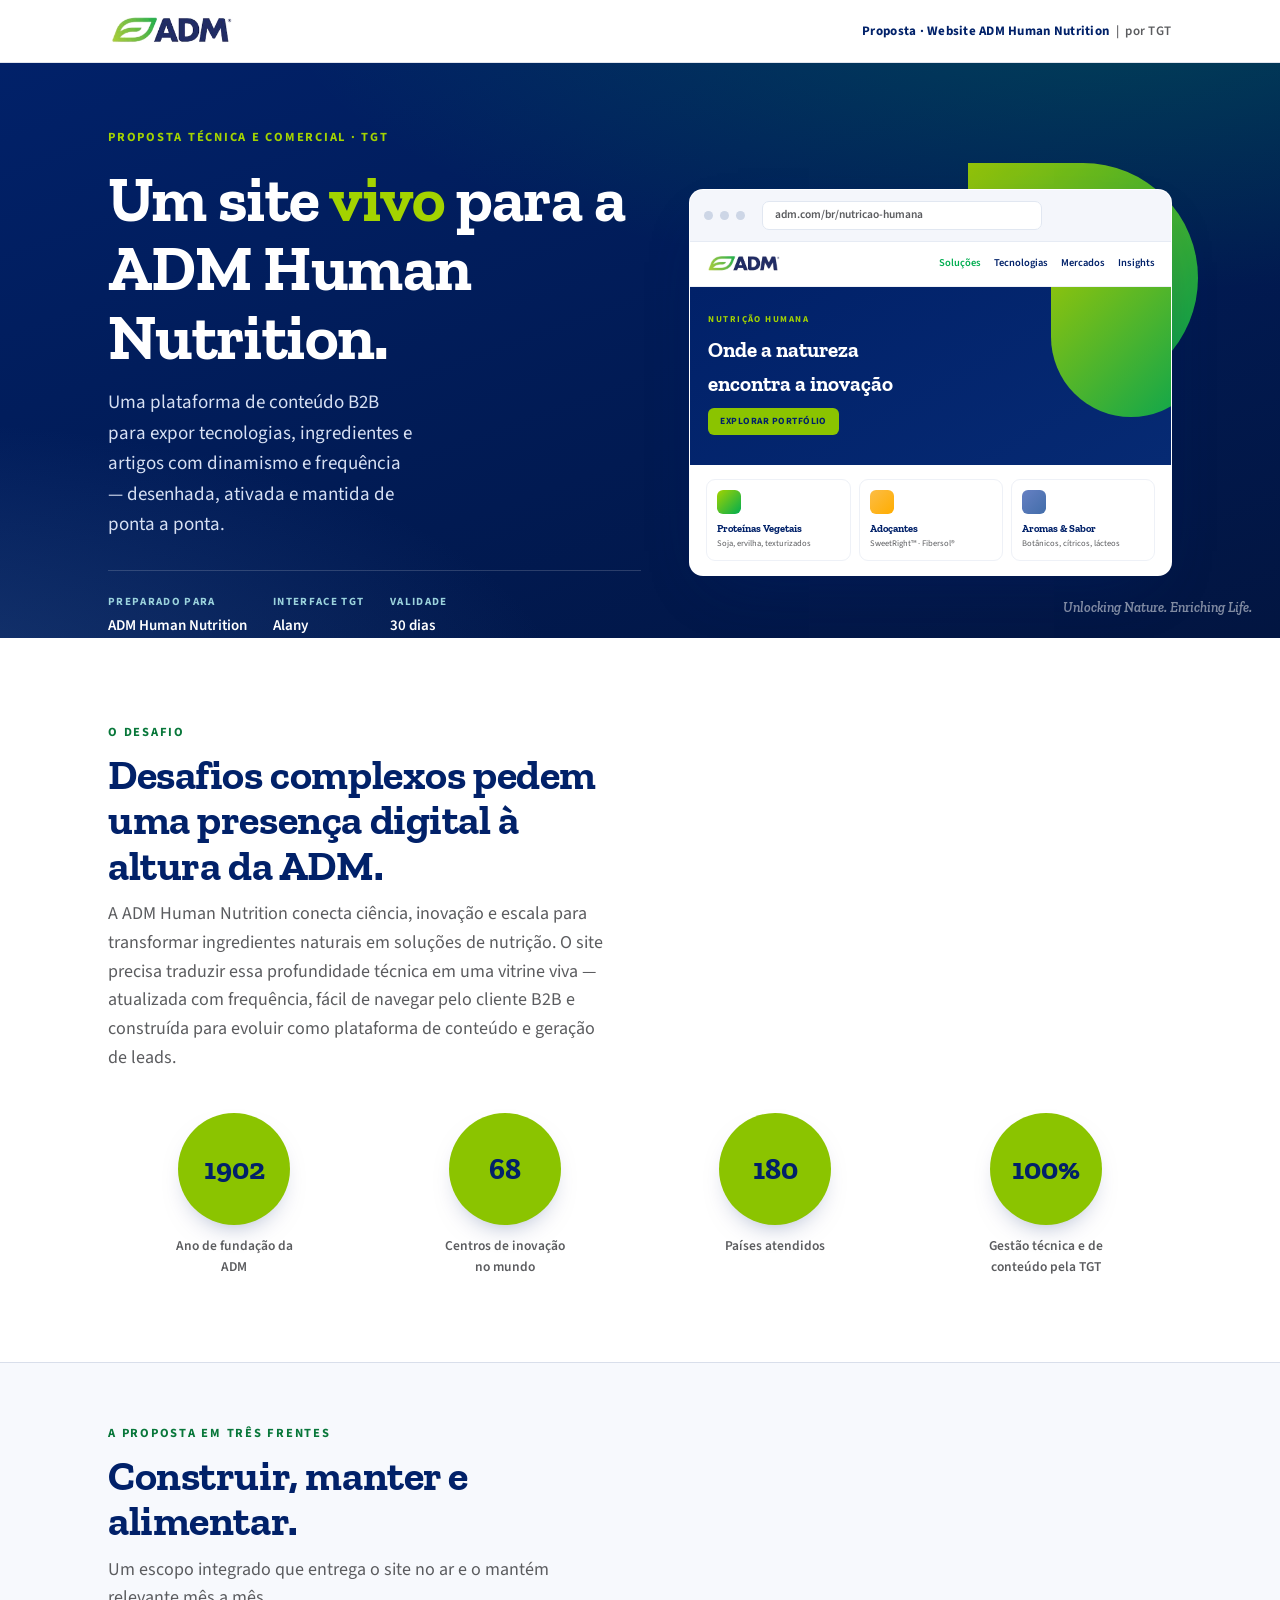
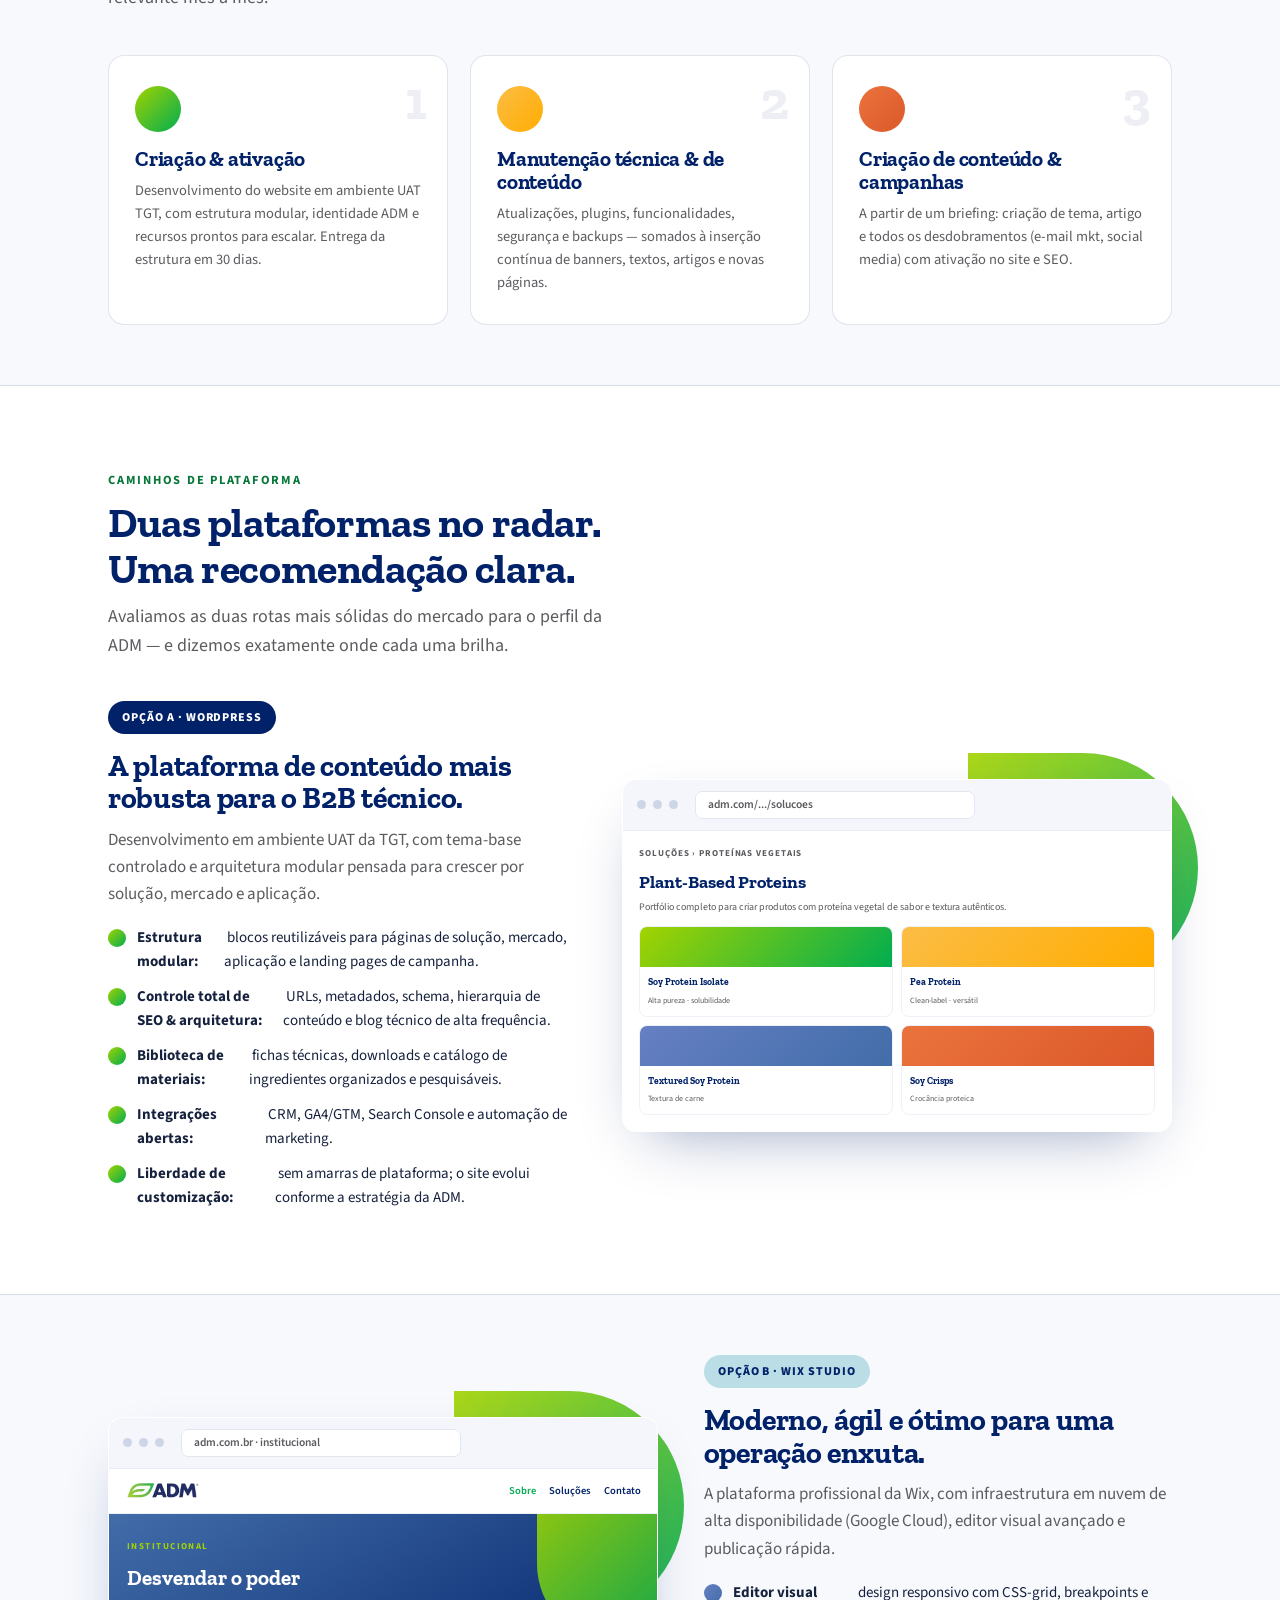
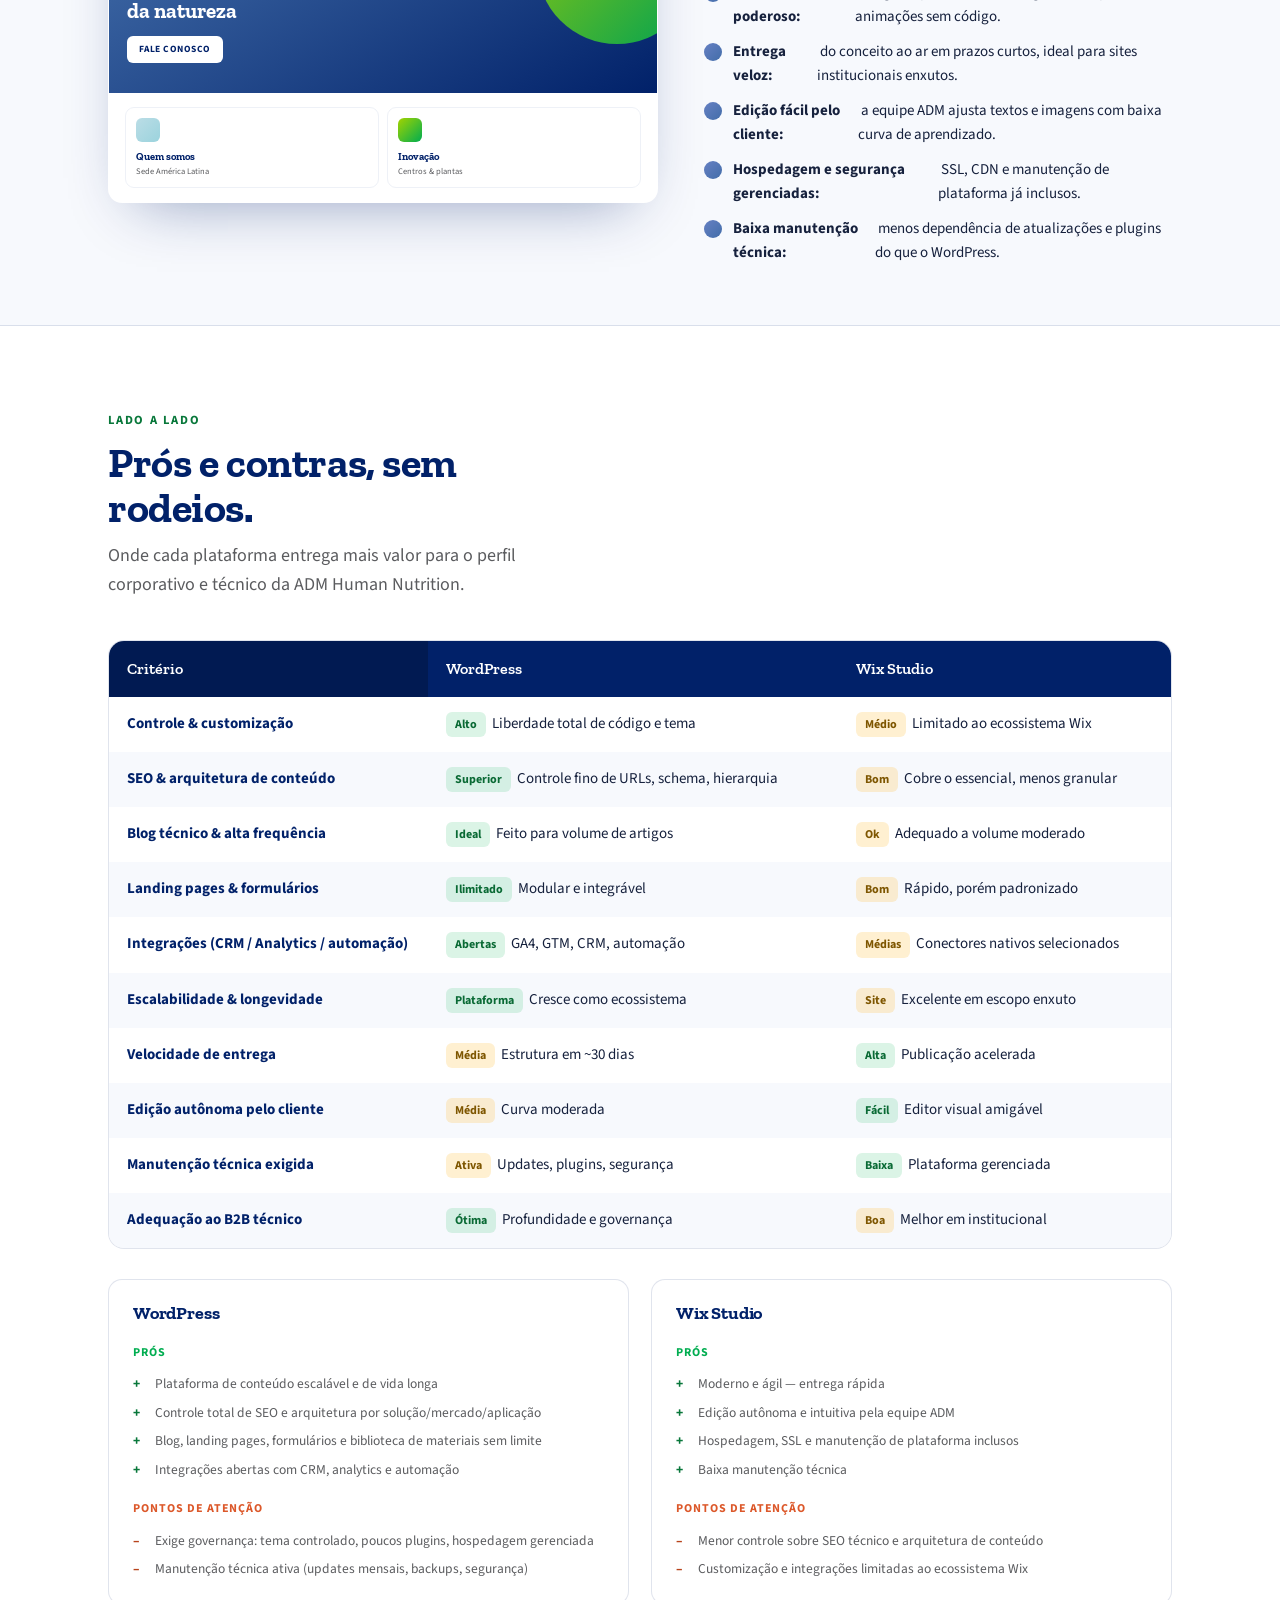
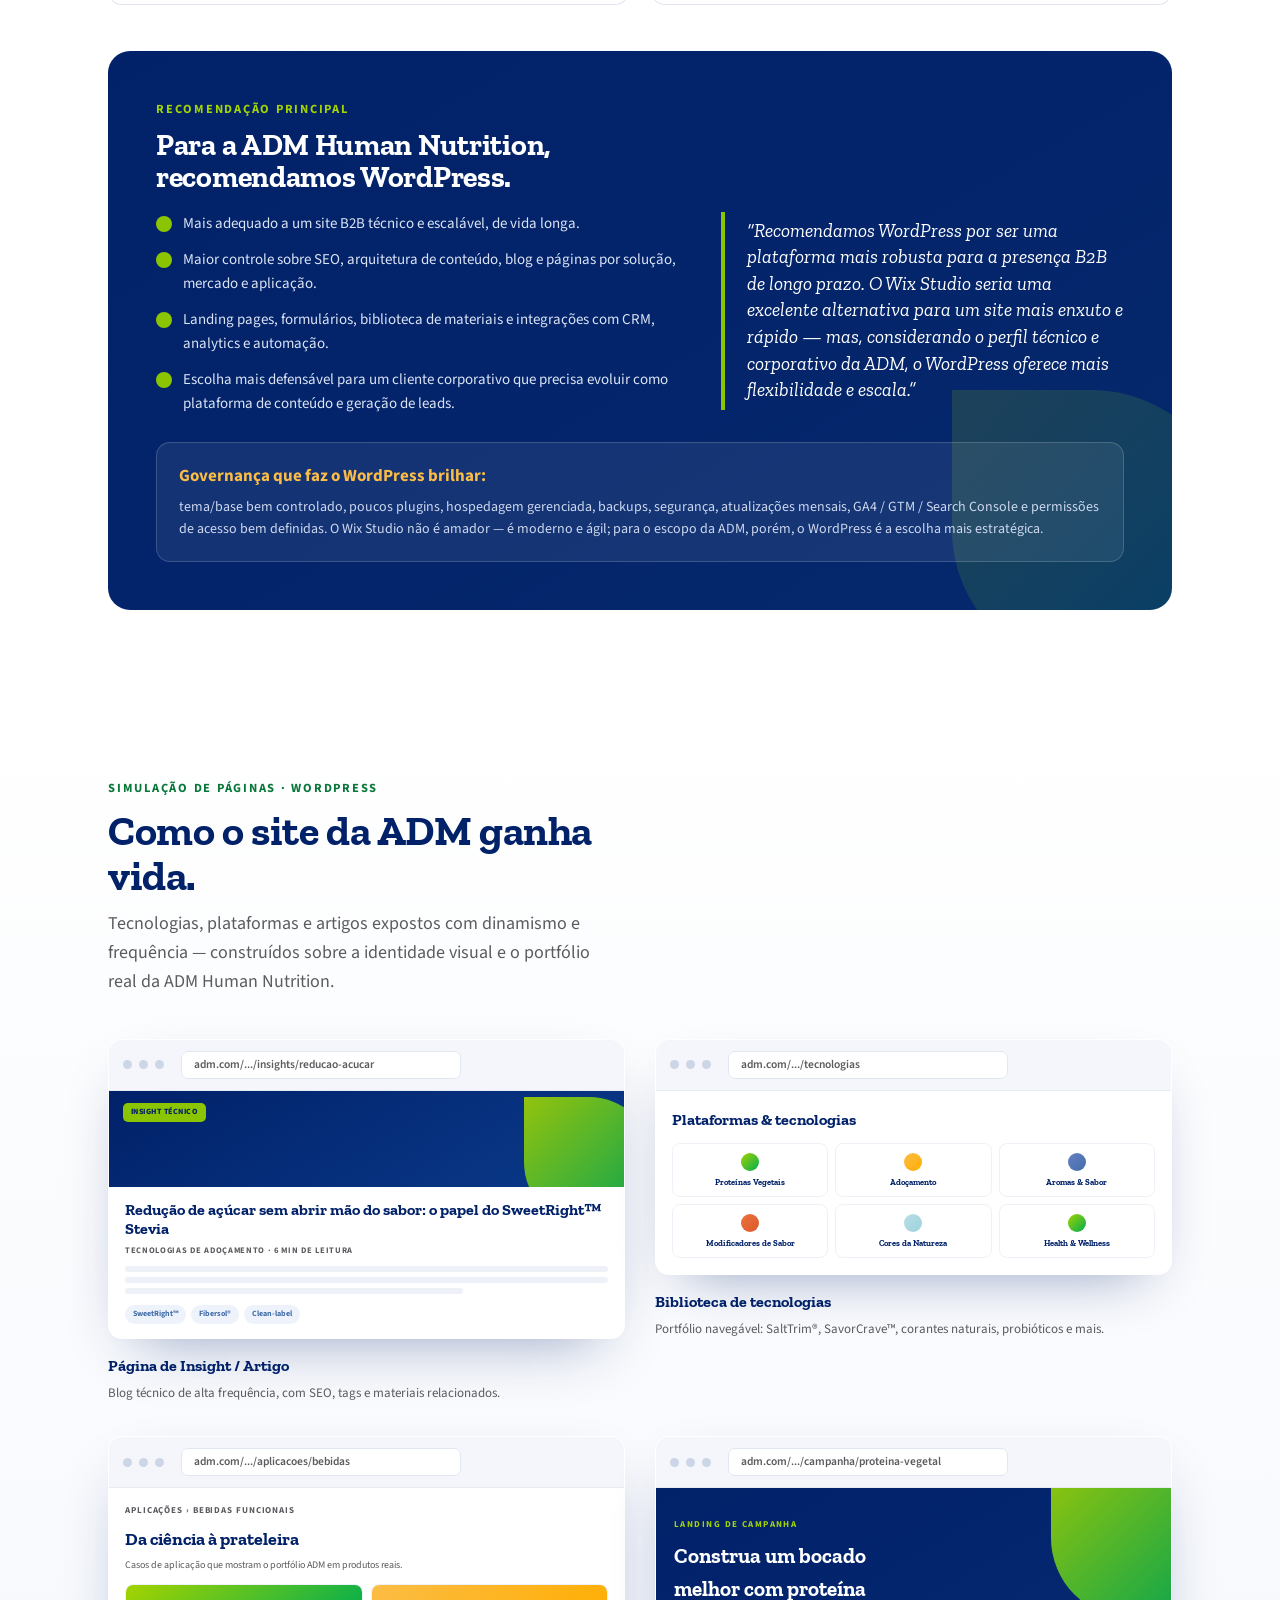
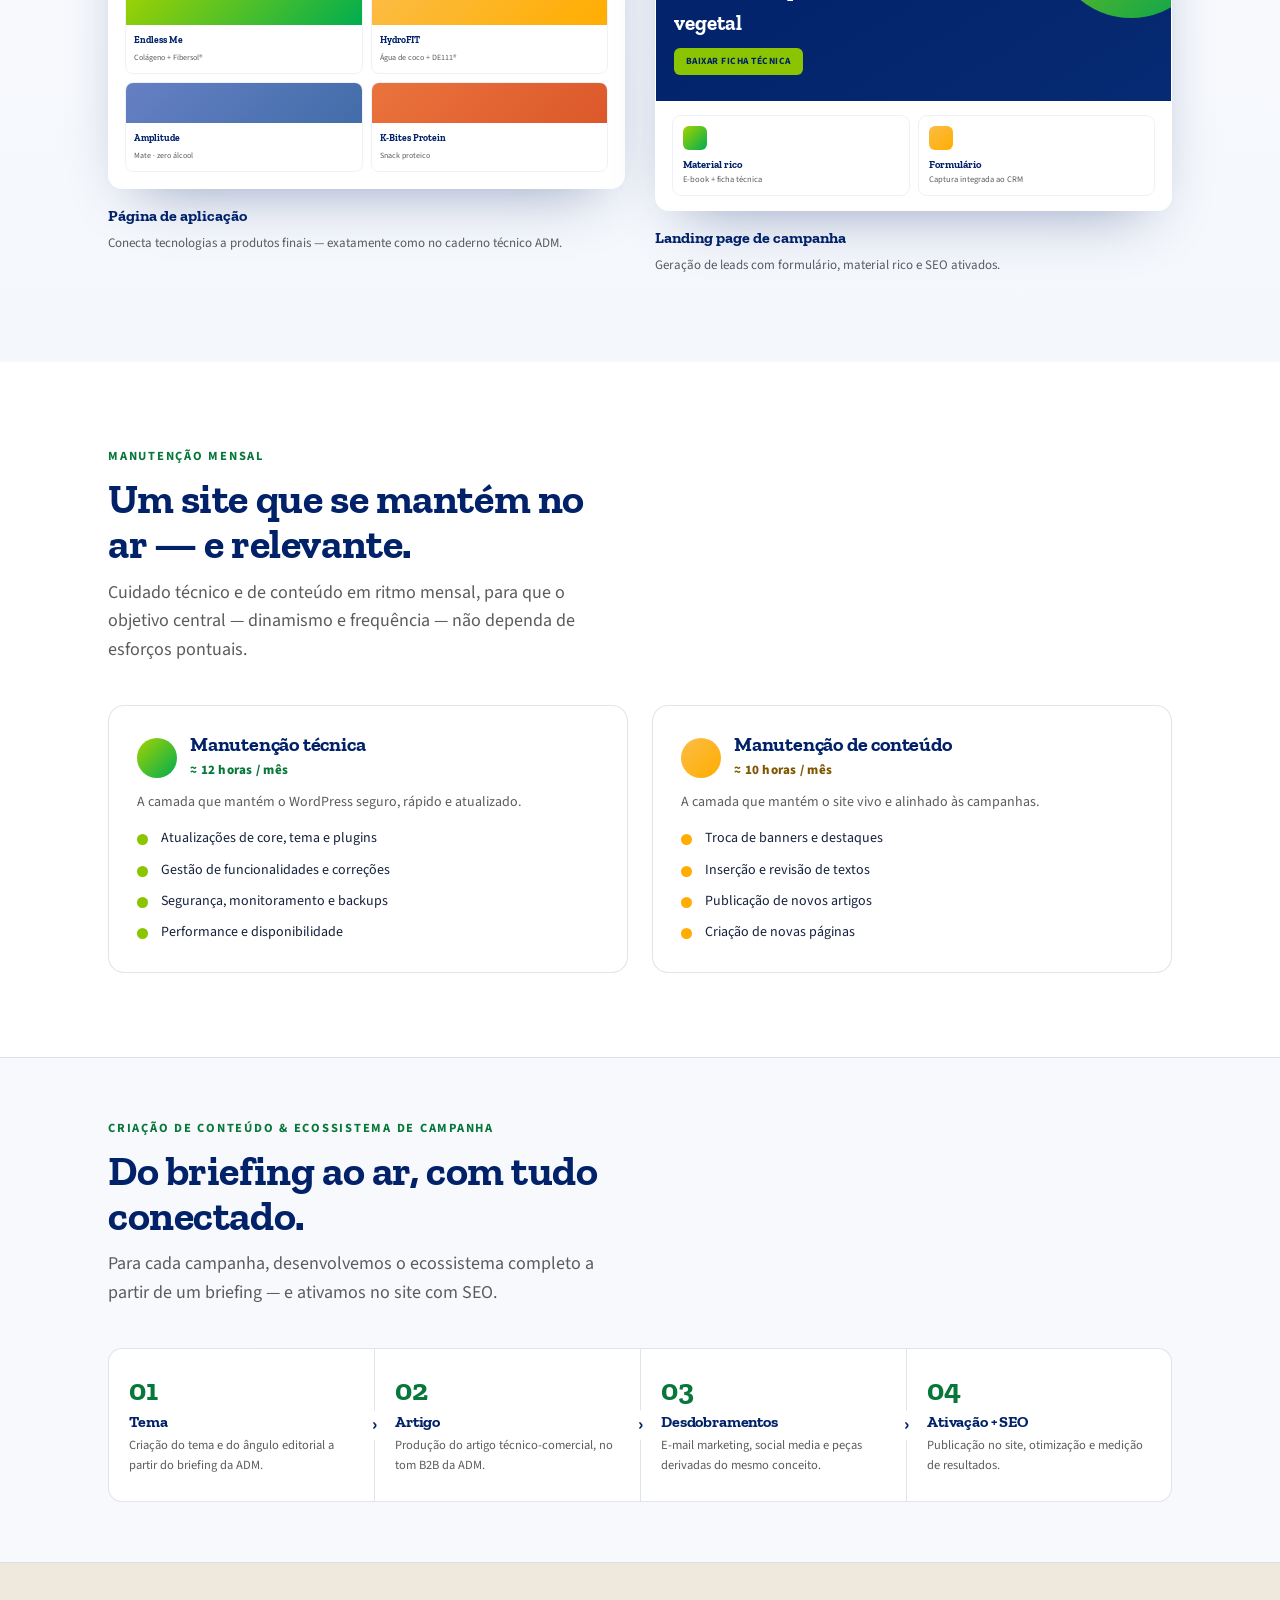
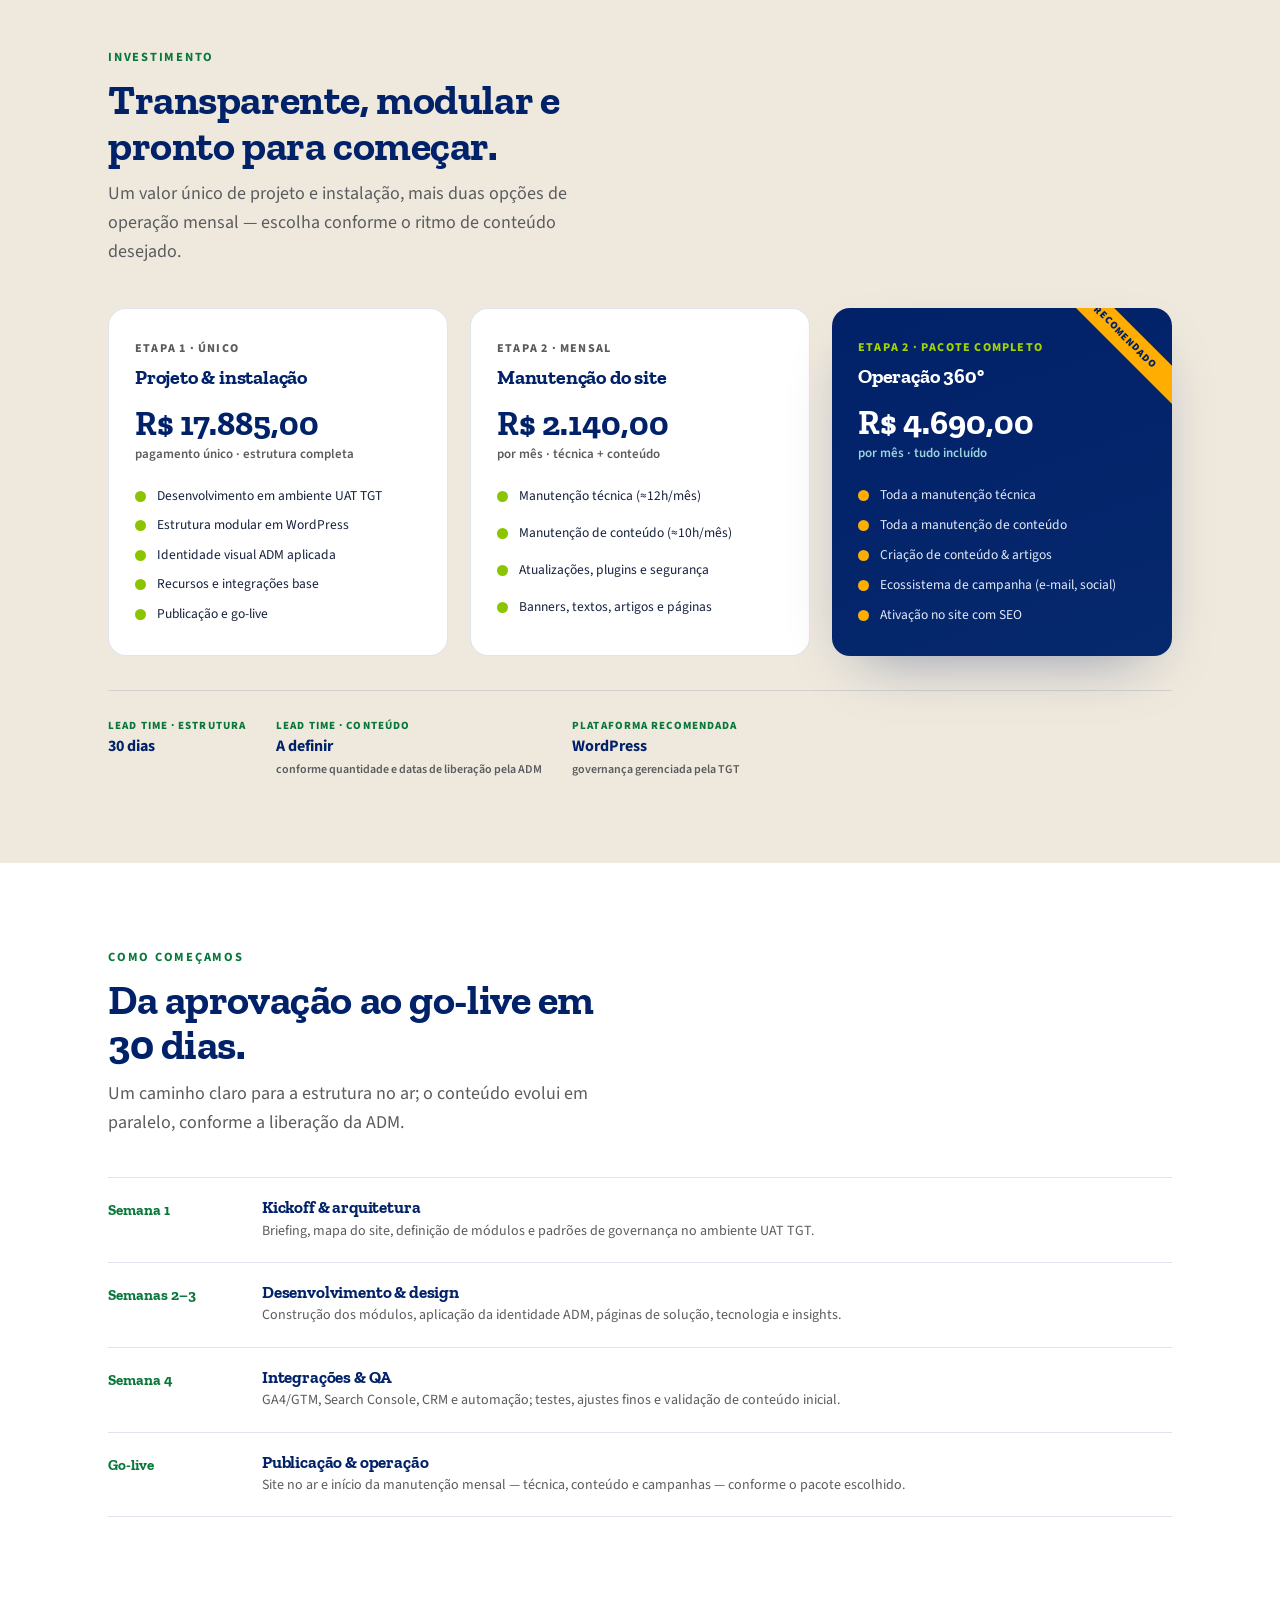
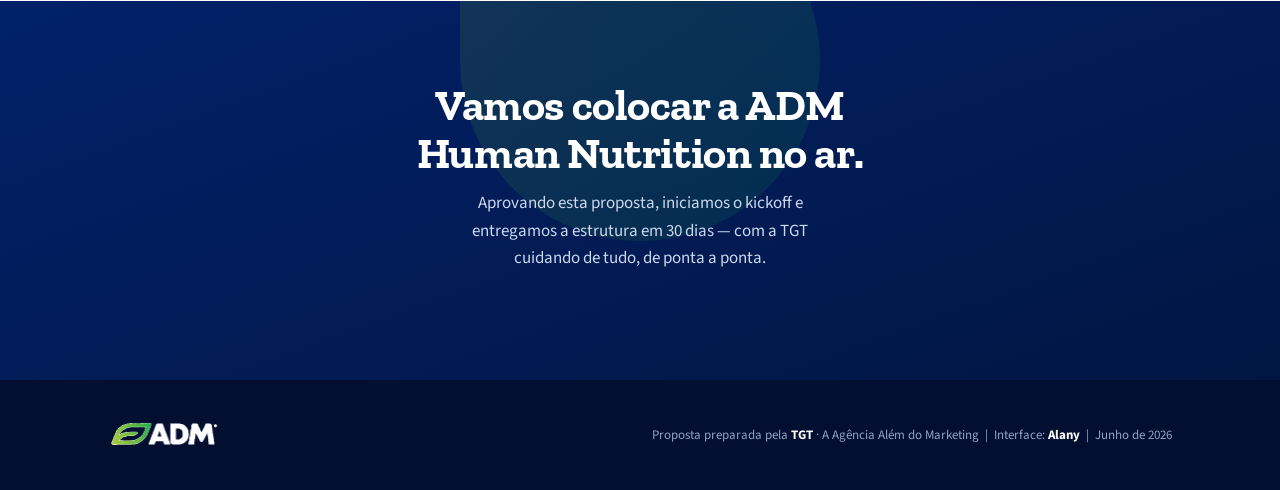
<file: index.html>
<!DOCTYPE html>
<html lang="pt-BR">
<head>
<meta charset="UTF-8" />
<meta name="viewport" content="width=device-width, initial-scale=1.0" />
<title>Proposta · Website ADM Human Nutrition · TGT</title>
<link rel="preconnect" href="https://fonts.googleapis.com">
<link rel="preconnect" href="https://fonts.gstatic.com" crossorigin>
<link href="https://fonts.googleapis.com/css2?family=Zilla+Slab:ital,wght@0,400;0,500;0,600;0,700;1,600&family=Source+Sans+3:ital,wght@0,400;0,600;0,700;0,900;1,400&display=swap" rel="stylesheet">
<style>
:root{
  --navy:#012169;        /* Navy — primário escuro */
  --navy-deep:#011a52;
  --blue:#00109E;        /* Azul vivo */
  --chloro:#8BC400;      /* Chlorophyll — verde assinatura */
  --chloro-lt:#A3D300;
  --green:#00AD50;       /* verde tonal */
  --honey:#FFAD00;       /* Honey */
  --honey-2:#FCBD46;
  --ripple:#426DA9;      /* Ripple */
  --ripple-2:#6680C3;
  --mist:#9BD3DD;        /* Mist */
  --mist-2:#BBDDE6;
  --terra:#DC582A;       /* Terracotta (gráfico) */
  --terra-2:#EA733D;
  --terra-text:#b8431b;  /* Terracotta p/ TEXTO em fundo claro (AA) */
  --green-text:#08773a;  /* Verde p/ TEXTO em fundo claro (AA) */
  --gray:#5b5c5f;        /* Cinza de apoio — AA em branco, #f7f9fd e Husk */
  --ink:#16213d;
  --paper:#ffffff;
  --husk:#efe9dd;        /* Husk — creme quente (uso pontual) */
  --line:rgba(1,33,105,.12);
  --shadow:0 24px 60px -28px rgba(1,33,105,.45);
  --shadow-sm:0 12px 30px -18px rgba(1,33,105,.4);
  --maxw:1120px;
  --leaf-grad:linear-gradient(135deg,var(--chloro-lt) 0%,var(--green) 100%);
}
*{box-sizing:border-box}
html{scroll-behavior:smooth}
body{
  margin:0;background:var(--paper);color:var(--ink);
  font-family:"Source Sans 3",system-ui,sans-serif;
  font-size:17px;line-height:1.6;-webkit-font-smoothing:antialiased;
  overflow-x:hidden;
}
h1,h2,h3,h4{font-family:"Zilla Slab",Georgia,serif;color:var(--navy);line-height:1.08;margin:0;font-weight:700;letter-spacing:-.01em}
p{margin:0 0 1em}
a{color:var(--blue);text-decoration:none}
a:focus-visible,.btn-main:focus-visible{outline:3px solid var(--honey);outline-offset:3px;border-radius:4px}
.wrap{max-width:var(--maxw);margin:0 auto;padding:0 28px}
.eyebrow{font-family:"Source Sans 3";font-weight:700;text-transform:uppercase;letter-spacing:.14em;font-size:12.5px;color:var(--green-text)}
.eyebrow.on-dark{color:var(--chloro-lt)}
.muted{color:var(--gray)}
section{position:relative}

/* ===== Leaf glyph ===== */
.logo-h{height:34px;width:auto;display:block}
.logo-h.sm{height:20px}
.logo-h-white{height:30px;width:auto;display:block}
.leaf-mark{display:inline-block;vertical-align:middle}
.brandlock{display:inline-flex;align-items:center;gap:11px}
.brandlock .adm{font-family:"Source Sans 3";font-weight:900;letter-spacing:-.02em;color:var(--navy);font-size:30px;line-height:1}
.brandlock.on-dark .adm{color:#fff}
.brandlock .leaf-mark{width:34px;height:34px}

/* ===== Top utility bar ===== */
.topbar{position:sticky;top:0;z-index:60;background:rgba(255,255,255,.86);backdrop-filter:blur(10px);border-bottom:1px solid var(--line)}
.topbar .wrap{display:flex;align-items:center;justify-content:space-between;height:62px}
.topbar .who{font-size:13px;font-weight:700;color:var(--navy);letter-spacing:.02em}
.topbar .who span{color:var(--gray);font-weight:600}
.tgt-badge{font-family:"Source Sans 3";font-weight:900;color:#ED1C24;letter-spacing:.04em;font-size:18px}

/* ===== HERO ===== */
.hero{background:
   radial-gradient(120% 90% at 88% -10%,rgba(0,173,80,.25),transparent 55%),
   radial-gradient(90% 80% at -10% 110%,rgba(66,109,169,.35),transparent 60%),
   linear-gradient(160deg,var(--navy) 0%,var(--navy-deep) 60%,#021541 100%);
  color:#fff;padding:64px 0 0;overflow:hidden}
.hero .wrap{position:relative;z-index:2}
.hero-grid{display:grid;grid-template-columns:1.05fr .95fr;gap:48px;align-items:center}
.hero h1{color:#fff;font-size:clamp(38px,5.4vw,64px);font-weight:700;margin:18px 0 16px}
.hero h1 .accent{color:var(--chloro-lt)}
.hero .lead{font-size:19px;color:#d7e0f3;max-width:34ch;margin-bottom:26px}
.prep{display:flex;gap:26px;flex-wrap:wrap;margin-top:30px;padding-top:22px;border-top:1px solid rgba(255,255,255,.16)}
.prep .lab{font-size:11px;text-transform:uppercase;letter-spacing:.12em;color:var(--mist);font-weight:700;margin-bottom:3px}
.prep .val{font-size:15px;color:#fff;font-weight:600}
.hero-tagline{position:absolute;right:28px;bottom:18px;z-index:2;font-family:"Zilla Slab";font-style:italic;font-weight:600;color:rgba(255,255,255,.5);font-size:14px}

/* Leaf shape (panel) — curva-folha característica ADM */
.leaf-panel{position:relative;border-radius:18px 120px 18px 18px;overflow:hidden}
.device{
  position:relative;border-radius:14px;background:#fff;box-shadow:var(--shadow);
  overflow:hidden;border:1px solid rgba(255,255,255,.5)
}
.device .chrome{display:flex;align-items:center;gap:7px;padding:11px 14px;background:#f4f6fb;border-bottom:1px solid #e6ebf4}
.device .dot{width:9px;height:9px;border-radius:50%;background:#cdd6e6}
.device .url{margin-left:10px;background:#fff;border:1px solid #e1e7f1;border-radius:7px;font-size:11.5px;color:var(--gray);padding:4px 12px;font-weight:600;flex:1;max-width:280px}
.hero-device-wrap{position:relative}
.hero-device-wrap::before{content:"";position:absolute;inset:-26px -26px auto auto;width:230px;height:230px;background:var(--leaf-grad);
  border-radius:0 100% 100% 100%;opacity:.9;z-index:0;filter:blur(.2px)}
.hero-device-wrap .device{position:relative;z-index:1}

/* Mini-site render (reusable) */
.ms{font-family:"Source Sans 3";font-size:12px;color:var(--ink);background:#fff}
.ms-nav{display:flex;align-items:center;justify-content:space-between;padding:12px 16px;border-bottom:1px solid #eef1f7}
.ms-nav .lk{display:flex;gap:13px;color:var(--navy);font-weight:600;font-size:10.5px}
.ms-nav .lk span:first-child{color:var(--green)}
.ms-hero{position:relative;background:linear-gradient(150deg,var(--navy),#062a73);color:#fff;padding:26px 18px 30px;overflow:hidden}
.ms-hero::after{content:"";position:absolute;right:-40px;top:-30px;width:160px;height:160px;background:var(--leaf-grad);border-radius:0 100% 100% 100%;opacity:.92}
.ms-hero .eb{position:relative;z-index:2;font-size:9px;letter-spacing:.16em;text-transform:uppercase;color:var(--chloro-lt);font-weight:700}
.ms-hero h5{position:relative;z-index:2;font-family:"Zilla Slab";font-size:21px;color:#fff;margin:6px 0 8px;max-width:16ch}
.ms-hero .btn{position:relative;z-index:2;display:inline-block;background:var(--chloro);color:var(--navy);font-weight:700;font-size:9.5px;padding:6px 12px;border-radius:6px;text-transform:uppercase;letter-spacing:.05em}
.ms-grid{display:grid;grid-template-columns:repeat(3,1fr);gap:8px;padding:14px 16px}
.ms-card{border:1px solid #eef1f7;border-radius:9px;padding:10px;background:#fff}
.ms-card .ic{width:24px;height:24px;border-radius:6px;background:var(--leaf-grad);margin-bottom:7px}
.ms-card b{display:block;font-size:10.5px;color:var(--navy);font-family:"Zilla Slab"}
.ms-card small{font-size:8.5px;color:var(--gray);line-height:1.35;display:block}

/* ===== generic section spacing ===== */
.block{padding:84px 0}
.block.tight{padding:60px 0}
.sec-head{max-width:62ch}
.sec-head h2{font-size:clamp(28px,3.6vw,42px);margin:10px 0 12px}
.sec-head p{font-size:18px;color:var(--gray)}

/* ===== Stats (concentric leaf rings) ===== */
.stats{display:grid;grid-template-columns:repeat(4,1fr);gap:18px;margin-top:40px}
.stat{display:flex;flex-direction:column;align-items:center;text-align:center;gap:10px}
.ring{width:112px;height:112px;display:grid;place-items:center;border-radius:50%;
  background:var(--chloro);box-shadow:0 12px 28px -16px rgba(1,33,105,.5)}
.ring .inner{display:grid;place-items:center}
.ring .num{font-family:"Zilla Slab";font-weight:700;font-size:30px;color:var(--navy);line-height:1}
.stat .cap{font-size:13.5px;color:var(--gray);font-weight:600;max-width:18ch}

/* ===== Pillars ===== */
.pillars{display:grid;grid-template-columns:repeat(3,1fr);gap:22px;margin-top:42px}
.pillar{position:relative;background:#fff;border:1px solid var(--line);border-radius:16px;padding:30px 26px;overflow:hidden;transition:transform .35s,box-shadow .35s}
.pillar:hover{transform:translateY(-5px);box-shadow:var(--shadow-sm)}
.pillar .pn{position:absolute;top:18px;right:20px;font-family:"Zilla Slab";font-size:54px;color:rgba(1,33,105,.07);font-weight:700;line-height:1}
.pillar .glyph{width:46px;height:46px;border-radius:50%;background:var(--leaf-grad);margin-bottom:16px}
.pillar h3{font-size:21px;margin-bottom:8px}
.pillar p{font-size:14.5px;color:var(--gray);margin:0}
.pillar.alt .glyph{background:linear-gradient(135deg,var(--honey-2),var(--honey))}
.pillar.alt2 .glyph{background:linear-gradient(135deg,var(--terra-2),var(--terra))}

/* ===== Platform option blocks ===== */
.opt{display:grid;grid-template-columns:.92fr 1.08fr;gap:46px;align-items:center}
.opt.flip{grid-template-columns:1.08fr .92fr}
.opt.flip .opt-copy{order:2}
.optbadge{display:inline-flex;align-items:center;gap:8px;font-weight:800;font-size:12px;letter-spacing:.08em;text-transform:uppercase;padding:7px 14px;border-radius:999px}
.optbadge.wp{background:var(--navy);color:#fff}
.optbadge.wix{background:var(--mist-2);color:var(--navy)}
.opt h3{font-size:30px;margin:16px 0 12px}
.feat{list-style:none;padding:0;margin:18px 0 0;display:grid;gap:11px}
.feat li{display:flex;gap:11px;font-size:15px;align-items:flex-start}
.feat li::before{content:"";flex:0 0 auto;width:18px;height:18px;margin-top:3px;border-radius:50%;background:var(--leaf-grad)}
.opt.flip .feat li::before{background:linear-gradient(135deg,var(--ripple-2),var(--ripple))}

/* ===== Comparison table ===== */
.cmp{width:100%;border-collapse:separate;border-spacing:0;margin-top:40px;font-size:15px;background:#fff;border:1px solid var(--line);border-radius:16px;overflow:hidden}
.cmp th,.cmp td{padding:15px 18px;text-align:left;vertical-align:top}
.cmp thead th{background:var(--navy);color:#fff;font-family:"Zilla Slab";font-size:16px;font-weight:600}
.cmp thead th:first-child{background:var(--navy-deep)}
.cmp tbody tr:nth-child(even){background:#f7f9fd}
.cmp td:first-child{font-weight:700;color:var(--navy);width:30%}
.cmp .tag{font-weight:700;font-size:12px;padding:3px 9px;border-radius:6px;display:inline-block;margin-right:6px}
.tag.win{background:rgba(0,173,80,.14);color:#0a6a35}
.tag.mid{background:rgba(255,173,0,.18);color:#7e5600}
.tag.low{background:rgba(220,88,42,.14);color:#b23d18}
.proscons{display:grid;grid-template-columns:1fr 1fr;gap:22px;margin-top:30px}
.pc{border:1px solid var(--line);border-radius:14px;padding:24px;background:#fff}
.pc h4{font-size:18px;margin-bottom:6px}
.pc .grp{margin-top:14px}
.pc .grp b{font-size:12px;letter-spacing:.08em;text-transform:uppercase}
.pc ul{margin:8px 0 0;padding-left:0;list-style:none;display:grid;gap:7px}
.pc li{font-size:13.5px;color:var(--gray);padding-left:22px;position:relative}
.pc li::before{position:absolute;left:0;top:0;font-weight:800}
.pc li.p::before{content:"+";color:var(--green-text)}
.pc li.c::before{content:"–";color:var(--terra-text)}

/* ===== Recommendation ===== */
.reco{background:linear-gradient(150deg,var(--navy),#06286c);color:#fff;border-radius:22px;padding:48px;position:relative;overflow:hidden;margin-top:46px}
.reco::after{content:"";position:absolute;right:-60px;bottom:-60px;width:280px;height:280px;background:var(--leaf-grad);border-radius:0 100% 100% 100%;opacity:.16}
.reco .eyebrow{color:var(--chloro-lt)}
.reco h3{color:#fff;font-size:30px;margin:10px 0 18px;max-width:24ch}
.reco .rg{display:grid;grid-template-columns:1.3fr 1fr;gap:40px;position:relative;z-index:2}
.reco ul{list-style:none;margin:0;padding:0;display:grid;gap:12px}
.reco ul li{display:flex;gap:11px;font-size:15px;color:#dbe4f5}
.reco ul li::before{content:"";flex:0 0 auto;width:16px;height:16px;margin-top:4px;border-radius:50%;background:var(--chloro)}
.synthesis{border-left:4px solid var(--chloro);padding:6px 0 6px 22px;font-family:"Zilla Slab";font-style:italic;font-size:19px;color:#fff;line-height:1.4}
.gov{margin-top:26px;background:rgba(255,255,255,.07);border:1px solid rgba(255,255,255,.16);border-radius:14px;padding:20px 22px;position:relative;z-index:2}
.gov b{color:var(--honey-2)}
.gov p{font-size:14px;color:#cdd8ee;margin:6px 0 0}

/* ===== Mockup gallery ===== */
.mock-grid{display:grid;grid-template-columns:1fr 1fr;gap:30px;margin-top:42px}
.mockcard .cap{margin-top:14px}
.mockcard .cap b{font-family:"Zilla Slab";color:var(--navy);font-size:16px;display:block}
.mockcard .cap small{color:var(--gray);font-size:13px}

/* page: solution */
.ms-sol{padding:16px}
.ms-sol .crumb{font-size:9px;color:var(--gray);text-transform:uppercase;letter-spacing:.1em;font-weight:700}
.ms-sol h5{font-family:"Zilla Slab";font-size:18px;color:var(--navy);margin:6px 0 4px}
.ms-sol p{font-size:10px;color:var(--gray);margin:0 0 12px;line-height:1.4}
.ms-prod{display:grid;grid-template-columns:repeat(2,1fr);gap:8px}
.ms-prod .pr{border:1px solid #eef1f7;border-radius:8px;overflow:hidden}
.ms-prod .pr .ph{height:40px;background:var(--leaf-grad)}
.ms-prod .pr.b2 .ph{background:linear-gradient(135deg,var(--honey-2),var(--honey))}
.ms-prod .pr.b3 .ph{background:linear-gradient(135deg,var(--ripple-2),var(--ripple))}
.ms-prod .pr.b4 .ph{background:linear-gradient(135deg,var(--terra-2),var(--terra))}
.ms-prod .pr .tx{padding:7px 8px}
.ms-prod .pr b{font-size:9.5px;color:var(--navy);font-family:"Zilla Slab";display:block}
.ms-prod .pr small{font-size:8px;color:var(--gray)}

/* page: article */
.ms-art{padding:0}
.ms-art .cover{height:96px;background:linear-gradient(150deg,var(--navy),#0a3a8a);position:relative;overflow:hidden}
.ms-art .cover::after{content:"";position:absolute;right:-30px;bottom:-40px;width:130px;height:130px;background:var(--leaf-grad);border-radius:0 100% 100% 100%;opacity:.9}
.ms-art .cover .tagt{position:absolute;left:14px;top:12px;font-size:8px;background:var(--chloro);color:var(--navy);font-weight:800;padding:3px 8px;border-radius:5px;text-transform:uppercase;letter-spacing:.06em}
.ms-art .body{padding:14px 16px}
.ms-art .body h5{font-family:"Zilla Slab";font-size:16px;color:var(--navy);margin:0 0 6px;line-height:1.15}
.ms-art .meta{font-size:8.5px;color:var(--gray);text-transform:uppercase;letter-spacing:.08em;font-weight:700;margin-bottom:9px}
.ms-art .ln{height:6px;background:#eef1f7;border-radius:3px;margin:5px 0}
.ms-art .ln.s{width:70%}
.ms-art .chips{display:flex;gap:5px;margin-top:11px}
.ms-art .chips span{font-size:8px;background:#eef3fb;color:var(--ripple);font-weight:700;padding:3px 8px;border-radius:99px}

/* page: portfolio grid */
.ms-port{padding:16px}
.ms-port h5{font-family:"Zilla Slab";font-size:16px;color:var(--navy);margin:0 0 10px}
.ms-cats{display:grid;grid-template-columns:repeat(3,1fr);gap:7px}
.ms-cats .ct{border:1px solid #eef1f7;border-radius:8px;padding:9px;text-align:center}
.ms-cats .ct .d{width:18px;height:18px;border-radius:50%;margin:0 auto 6px;background:var(--leaf-grad)}
.ms-cats .ct b{font-size:8.5px;color:var(--navy);display:block;line-height:1.2;font-family:"Zilla Slab"}

/* ===== Maintenance / content ===== */
.svc{display:grid;grid-template-columns:1fr 1fr;gap:24px;margin-top:40px}
.svccard{border:1px solid var(--line);border-radius:16px;padding:28px;background:#fff;position:relative;overflow:hidden}
.svccard .hh{display:flex;align-items:center;gap:13px;margin-bottom:8px}
.svccard .hh .g{width:40px;height:40px;flex:0 0 auto;border-radius:50%;background:var(--leaf-grad)}
.svccard.b .hh .g{background:linear-gradient(135deg,var(--honey-2),var(--honey))}
.svccard h3{font-size:20px}
.svccard .hrs{font-size:13px;color:var(--green-text);font-weight:800;letter-spacing:.02em}
.svccard.b .hrs{color:#7e5600}
.svccard ul{list-style:none;margin:14px 0 0;padding:0;display:grid;gap:9px}
.svccard ul li{font-size:14px;color:var(--ink);padding-left:24px;position:relative}
.svccard ul li::before{content:"";position:absolute;left:0;top:7px;width:11px;height:11px;border-radius:50%;background:var(--chloro)}
.svccard.b ul li::before{background:var(--honey)}

/* campaign flow */
.flow{display:grid;grid-template-columns:repeat(4,1fr);gap:0;margin-top:40px;counter-reset:fl}
.flow .step{position:relative;padding:26px 20px;background:#fff;border:1px solid var(--line);border-right:none}
.flow .step:first-child{border-radius:14px 0 0 14px}
.flow .step:last-child{border-radius:0 14px 14px 0;border-right:1px solid var(--line)}
.flow .step .n{counter-increment:fl;font-family:"Zilla Slab";font-size:30px;color:var(--green-text);font-weight:700;line-height:1}
.flow .step .n::before{content:"0" counter(fl)}
.flow .step h4{font-size:16px;margin:8px 0 5px}
.flow .step p{font-size:12.5px;color:var(--gray);margin:0}
.flow .step::after{content:"›";position:absolute;right:-9px;top:50%;transform:translateY(-50%);z-index:3;color:var(--navy);font-weight:800;font-size:18px;background:#fff;width:18px;text-align:center}
.flow .step:last-child::after{display:none}

/* ===== Investment ===== */
.inv-band{background:var(--husk)}
.price-grid{display:grid;grid-template-columns:repeat(3,1fr);gap:22px;margin-top:42px;align-items:stretch}
.price{background:#fff;border:1px solid var(--line);border-radius:18px;padding:30px 26px;display:flex;flex-direction:column;position:relative;overflow:hidden}
.price .kind{font-size:12px;font-weight:800;text-transform:uppercase;letter-spacing:.1em;color:var(--gray)}
.price h3{font-size:20px;margin:8px 0 4px}
.price .amt{font-family:"Zilla Slab";font-weight:700;color:var(--navy);font-size:34px;line-height:1.05;margin:14px 0 2px}
.price .per{font-size:13px;color:var(--gray);font-weight:600;margin-bottom:14px}
.price ul{list-style:none;margin:6px 0 0;padding:0;display:grid;gap:8px;flex:1}
.price li{font-size:13.5px;color:var(--ink);padding-left:22px;position:relative}
.price li::before{content:"";position:absolute;left:0;top:6px;width:11px;height:11px;border-radius:50%;background:var(--chloro)}
.price.feature{background:linear-gradient(160deg,var(--navy),#06286c);color:#fff;border:none;box-shadow:var(--shadow)}
.price.feature .kind{color:var(--chloro-lt)}
.price.feature h3{color:#fff}
.price.feature .amt{color:#fff}
.price.feature .per{color:var(--mist)}
.price.feature li{color:#e3eaf8}
.price.feature li::before{background:var(--honey)}
.price .ribbon{position:absolute;top:16px;right:-34px;transform:rotate(45deg);background:var(--honey);color:var(--navy);font-weight:900;font-size:10.5px;letter-spacing:.08em;padding:5px 40px;text-transform:uppercase}
.lead-notes{display:flex;gap:30px;flex-wrap:wrap;margin-top:34px;padding-top:26px;border-top:1px solid var(--line)}
.lead-notes .ni .l{font-size:11px;text-transform:uppercase;letter-spacing:.1em;color:var(--green-text);font-weight:800}
.lead-notes .ni .v{font-size:16px;color:var(--navy);font-weight:700}
.lead-notes .ni .v small{display:block;font-size:12px;color:var(--gray);font-weight:600}

/* ===== Timeline / next ===== */
.tl{margin-top:40px;display:grid;gap:0}
.tl .row{display:grid;grid-template-columns:130px 1fr;gap:24px;padding:20px 0;border-top:1px solid var(--line);align-items:start}
.tl .row:last-child{border-bottom:1px solid var(--line)}
.tl .wk{font-family:"Zilla Slab";font-weight:700;color:var(--green-text);font-size:15px}
.tl .row h4{font-size:17px;margin-bottom:3px}
.tl .row p{font-size:14px;color:var(--gray);margin:0}

/* ===== Footer / CTA ===== */
.cta{background:linear-gradient(160deg,var(--navy),#021643);color:#fff;text-align:center;padding:80px 0;position:relative;overflow:hidden}
.cta::before{content:"";position:absolute;left:50%;top:-120px;transform:translateX(-50%);width:360px;height:360px;background:var(--leaf-grad);border-radius:0 100% 100% 100%;opacity:.12}
.cta h2{color:#fff;font-size:clamp(28px,4vw,44px);position:relative;z-index:2;max-width:20ch;margin:0 auto 14px}
.cta p{color:#cdd8ee;position:relative;z-index:2;max-width:46ch;margin:0 auto 28px}
.btn-main{display:inline-block;background:var(--chloro);color:var(--navy);font-weight:800;padding:15px 34px;border-radius:11px;font-size:15px;letter-spacing:.02em;position:relative;z-index:2;transition:transform .25s,background .25s}
.btn-main:hover{transform:translateY(-2px);background:var(--chloro-lt)}
footer{background:#020f30;color:#90a2c8;padding:40px 0;font-size:13px}
footer .wrap{display:flex;justify-content:space-between;align-items:center;flex-wrap:wrap;gap:18px}
footer .brandlock .adm{color:#fff;font-size:24px}
footer .brandlock .leaf-mark{width:28px;height:28px}
footer .sig b{color:#fff}

/* reveal */
.reveal{opacity:0;transform:translateY(22px);transition:opacity .7s ease,transform .7s ease}
.reveal.in{opacity:1;transform:none}

@media (max-width:880px){
  .hero-grid,.opt,.opt.flip{grid-template-columns:1fr;gap:34px}
  .opt.flip .opt-copy{order:0}
  .stats{grid-template-columns:repeat(2,1fr)}
  .pillars,.proscons,.svc,.mock-grid,.price-grid,.rg{grid-template-columns:1fr!important}
  .reco .rg{grid-template-columns:1fr}
  .flow{grid-template-columns:1fr 1fr}
  .flow .step{border-right:1px solid var(--line)!important;border-radius:0!important}
  .flow .step::after{display:none}
  .hero-tagline{display:none}
  .reco{padding:32px}
}
@media (max-width:520px){
  .ms-grid,.ms-cats{grid-template-columns:1fr 1fr}
  .flow,.price-grid{grid-template-columns:1fr}
  .tl .row{grid-template-columns:1fr}
}
@media (prefers-reduced-motion:reduce){.reveal{opacity:1;transform:none;transition:none}.pillar:hover{transform:none}}
</style>
</head>
<body>

<!-- leaf glyph definition (reusable) -->

<div class="topbar">
  <div class="wrap">
    <img class="logo-h" src="[data-uri]" alt="ADM">
    <div class="who">Proposta · Website ADM Human Nutrition&nbsp;&nbsp;<span>|&nbsp; por <span class="tgt-badge" style="font-size:13px">TGT</span></span></div>
  </div>
</div>

<!-- ===================== HERO ===================== -->
<section class="hero">
  <div class="wrap">
    <div class="hero-grid">
      <div>
        <div class="eyebrow on-dark">Proposta técnica e comercial · TGT</div>
        <h1>Um site <span class="accent">vivo</span> para a ADM Human Nutrition.</h1>
        <p class="lead">Uma plataforma de conteúdo B2B para expor tecnologias, ingredientes e artigos com dinamismo e frequência — desenhada, ativada e mantida de ponta a ponta.</p>
        <div class="prep">
          <div><div class="lab">Preparado para</div><div class="val">ADM Human Nutrition</div></div>
          <div><div class="lab">Interface TGT</div><div class="val">Alany</div></div>
          <div><div class="lab">Validade</div><div class="val">30 dias</div></div>
        </div>
      </div>
      <div class="hero-device-wrap reveal">
        <div class="device">
          <div class="chrome"><span class="dot"></span><span class="dot"></span><span class="dot"></span><span class="url">adm.com/br/nutricao-humana</span></div>
          <div class="ms">
            <div class="ms-nav">
              <img class="logo-h sm" src="[data-uri]" alt="ADM">
              <div class="lk"><span>Soluções</span><span>Tecnologias</span><span>Mercados</span><span>Insights</span></div>
            </div>
            <div class="ms-hero">
              <div class="eb">Nutrição Humana</div>
              <h5>Onde a natureza encontra a inovação</h5>
              <span class="btn">Explorar portfólio</span>
            </div>
            <div class="ms-grid">
              <div class="ms-card"><div class="ic"></div><b>Proteínas Vegetais</b><small>Soja, ervilha, texturizados</small></div>
              <div class="ms-card"><div class="ic" style="background:linear-gradient(135deg,#FCBD46,#FFAD00)"></div><b>Adoçantes</b><small>SweetRight™ · Fibersol®</small></div>
              <div class="ms-card"><div class="ic" style="background:linear-gradient(135deg,#6680C3,#426DA9)"></div><b>Aromas &amp; Sabor</b><small>Botânicos, cítricos, lácteos</small></div>
            </div>
          </div>
        </div>
      </div>
    </div>
  </div>
  <div class="hero-tagline">Unlocking Nature. Enriching Life.</div>
</section>

<!-- ===================== CONTEXTO ===================== -->
<section class="block">
  <div class="wrap">
    <div class="sec-head reveal">
      <div class="eyebrow">O desafio</div>
      <h2>Desafios complexos pedem uma presença digital à altura da ADM.</h2>
      <p>A ADM Human Nutrition conecta ciência, inovação e escala para transformar ingredientes naturais em soluções de nutrição. O site precisa traduzir essa profundidade técnica em uma vitrine viva — atualizada com frequência, fácil de navegar pelo cliente B2B e construída para evoluir como plataforma de conteúdo e geração de leads.</p>
    </div>
    <div class="stats">
      <div class="stat reveal"><div class="ring"><div class="inner"><span class="num">1902</span></div></div><div class="cap">Ano de fundação da ADM</div></div>
      <div class="stat reveal"><div class="ring"><div class="inner"><span class="num">68</span></div></div><div class="cap">Centros de inovação no mundo</div></div>
      <div class="stat reveal"><div class="ring"><div class="inner"><span class="num">180</span></div></div><div class="cap">Países atendidos</div></div>
      <div class="stat reveal"><div class="ring"><div class="inner"><span class="num">100%</span></div></div><div class="cap">Gestão técnica e de conteúdo pela TGT</div></div>
    </div>
  </div>
</section>

<!-- ===================== PILARES ===================== -->
<section class="block tight" style="background:#f7f9fd;border-top:1px solid var(--line);border-bottom:1px solid var(--line)">
  <div class="wrap">
    <div class="sec-head reveal">
      <div class="eyebrow">A proposta em três frentes</div>
      <h2>Construir, manter e alimentar.</h2>
      <p>Um escopo integrado que entrega o site no ar e o mantém relevante mês a mês.</p>
    </div>
    <div class="pillars">
      <div class="pillar reveal"><div class="pn">1</div><div class="glyph"></div><h3>Criação &amp; ativação</h3><p>Desenvolvimento do website em ambiente UAT TGT, com estrutura modular, identidade ADM e recursos prontos para escalar. Entrega da estrutura em 30 dias.</p></div>
      <div class="pillar alt reveal"><div class="pn">2</div><div class="glyph"></div><h3>Manutenção técnica &amp; de conteúdo</h3><p>Atualizações, plugins, funcionalidades, segurança e backups — somados à inserção contínua de banners, textos, artigos e novas páginas.</p></div>
      <div class="pillar alt2 reveal"><div class="pn">3</div><div class="glyph"></div><h3>Criação de conteúdo &amp; campanhas</h3><p>A partir de um briefing: criação de tema, artigo e todos os desdobramentos (e-mail mkt, social media) com ativação no site e SEO.</p></div>
    </div>
  </div>
</section>

<!-- ===================== OPÇÃO A: WORDPRESS ===================== -->
<section class="block">
  <div class="wrap">
    <div class="sec-head reveal" style="margin-bottom:40px">
      <div class="eyebrow">Caminhos de plataforma</div>
      <h2>Duas plataformas no radar. Uma recomendação clara.</h2>
      <p>Avaliamos as duas rotas mais sólidas do mercado para o perfil da ADM — e dizemos exatamente onde cada uma brilha.</p>
    </div>

    <div class="opt reveal">
      <div class="opt-copy">
        <span class="optbadge wp">Opção A · WordPress</span>
        <h3>A plataforma de conteúdo mais robusta para o B2B técnico.</h3>
        <p class="muted">Desenvolvimento em ambiente UAT da TGT, com tema-base controlado e arquitetura modular pensada para crescer por solução, mercado e aplicação.</p>
        <ul class="feat">
          <li><b>Estrutura modular:</b>&nbsp;blocos reutilizáveis para páginas de solução, mercado, aplicação e landing pages de campanha.</li>
          <li><b>Controle total de SEO &amp; arquitetura:</b>&nbsp;URLs, metadados, schema, hierarquia de conteúdo e blog técnico de alta frequência.</li>
          <li><b>Biblioteca de materiais:</b>&nbsp;fichas técnicas, downloads e catálogo de ingredientes organizados e pesquisáveis.</li>
          <li><b>Integrações abertas:</b>&nbsp;CRM, GA4/GTM, Search Console e automação de marketing.</li>
          <li><b>Liberdade de customização:</b>&nbsp;sem amarras de plataforma; o site evolui conforme a estratégia da ADM.</li>
        </ul>
      </div>
      <div class="hero-device-wrap reveal">
        <div class="device">
          <div class="chrome"><span class="dot"></span><span class="dot"></span><span class="dot"></span><span class="url">adm.com/.../solucoes</span></div>
          <div class="ms ms-sol">
            <div class="crumb">Soluções › Proteínas Vegetais</div>
            <h5>Plant-Based Proteins</h5>
            <p>Portfólio completo para criar produtos com proteína vegetal de sabor e textura autênticos.</p>
            <div class="ms-prod">
              <div class="pr"><div class="ph"></div><div class="tx"><b>Soy Protein Isolate</b><small>Alta pureza · solubilidade</small></div></div>
              <div class="pr b2"><div class="ph"></div><div class="tx"><b>Pea Protein</b><small>Clean-label · versátil</small></div></div>
              <div class="pr b3"><div class="ph"></div><div class="tx"><b>Textured Soy Protein</b><small>Textura de carne</small></div></div>
              <div class="pr b4"><div class="ph"></div><div class="tx"><b>Soy Crisps</b><small>Crocância proteica</small></div></div>
            </div>
          </div>
        </div>
      </div>
    </div>
  </div>
</section>

<!-- ===================== OPÇÃO B: WIX STUDIO ===================== -->
<section class="block tight" style="background:#f7f9fd;border-top:1px solid var(--line);border-bottom:1px solid var(--line)">
  <div class="wrap">
    <div class="opt flip reveal">
      <div class="opt-copy">
        <span class="optbadge wix">Opção B · Wix Studio</span>
        <h3>Moderno, ágil e ótimo para uma operação enxuta.</h3>
        <p class="muted">A plataforma profissional da Wix, com infraestrutura em nuvem de alta disponibilidade (Google Cloud), editor visual avançado e publicação rápida.</p>
        <ul class="feat">
          <li><b>Editor visual poderoso:</b>&nbsp;design responsivo com CSS-grid, breakpoints e animações sem código.</li>
          <li><b>Entrega veloz:</b>&nbsp;do conceito ao ar em prazos curtos, ideal para sites institucionais enxutos.</li>
          <li><b>Edição fácil pelo cliente:</b>&nbsp;a equipe ADM ajusta textos e imagens com baixa curva de aprendizado.</li>
          <li><b>Hospedagem e segurança gerenciadas:</b>&nbsp;SSL, CDN e manutenção de plataforma já inclusos.</li>
          <li><b>Baixa manutenção técnica:</b>&nbsp;menos dependência de atualizações e plugins do que o WordPress.</li>
        </ul>
      </div>
      <div class="hero-device-wrap reveal">
        <div class="device">
          <div class="chrome"><span class="dot"></span><span class="dot"></span><span class="dot"></span><span class="url">adm.com.br · institucional</span></div>
          <div class="ms">
            <div class="ms-nav">
              <img class="logo-h sm" src="[data-uri]" alt="ADM">
              <div class="lk"><span>Sobre</span><span>Soluções</span><span>Contato</span></div>
            </div>
            <div class="ms-hero" style="background:linear-gradient(150deg,#426DA9,#012169)">
              <div class="eb">Institucional</div>
              <h5>Desvendar o poder da natureza</h5>
              <span class="btn" style="background:#fff">Fale conosco</span>
            </div>
            <div class="ms-grid" style="grid-template-columns:1fr 1fr">
              <div class="ms-card"><div class="ic" style="background:linear-gradient(135deg,#BBDDE6,#9BD3DD)"></div><b>Quem somos</b><small>Sede América Latina</small></div>
              <div class="ms-card"><div class="ic"></div><b>Inovação</b><small>Centros &amp; plantas</small></div>
            </div>
          </div>
        </div>
      </div>
    </div>
  </div>
</section>

<!-- ===================== COMPARATIVO ===================== -->
<section class="block">
  <div class="wrap">
    <div class="sec-head reveal">
      <div class="eyebrow">Lado a lado</div>
      <h2>Prós e contras, sem rodeios.</h2>
      <p>Onde cada plataforma entrega mais valor para o perfil corporativo e técnico da ADM Human Nutrition.</p>
    </div>

    <table class="cmp reveal">
      <thead><tr><th>Critério</th><th>WordPress</th><th>Wix Studio</th></tr></thead>
      <tbody>
        <tr><td>Controle &amp; customização</td><td><span class="tag win">Alto</span>Liberdade total de código e tema</td><td><span class="tag mid">Médio</span>Limitado ao ecossistema Wix</td></tr>
        <tr><td>SEO &amp; arquitetura de conteúdo</td><td><span class="tag win">Superior</span>Controle fino de URLs, schema, hierarquia</td><td><span class="tag mid">Bom</span>Cobre o essencial, menos granular</td></tr>
        <tr><td>Blog técnico &amp; alta frequência</td><td><span class="tag win">Ideal</span>Feito para volume de artigos</td><td><span class="tag mid">Ok</span>Adequado a volume moderado</td></tr>
        <tr><td>Landing pages &amp; formulários</td><td><span class="tag win">Ilimitado</span>Modular e integrável</td><td><span class="tag mid">Bom</span>Rápido, porém padronizado</td></tr>
        <tr><td>Integrações (CRM / Analytics / automação)</td><td><span class="tag win">Abertas</span>GA4, GTM, CRM, automação</td><td><span class="tag mid">Médias</span>Conectores nativos selecionados</td></tr>
        <tr><td>Escalabilidade &amp; longevidade</td><td><span class="tag win">Plataforma</span>Cresce como ecossistema</td><td><span class="tag mid">Site</span>Excelente em escopo enxuto</td></tr>
        <tr><td>Velocidade de entrega</td><td><span class="tag mid">Média</span>Estrutura em ~30 dias</td><td><span class="tag win">Alta</span>Publicação acelerada</td></tr>
        <tr><td>Edição autônoma pelo cliente</td><td><span class="tag mid">Média</span>Curva moderada</td><td><span class="tag win">Fácil</span>Editor visual amigável</td></tr>
        <tr><td>Manutenção técnica exigida</td><td><span class="tag mid">Ativa</span>Updates, plugins, segurança</td><td><span class="tag win">Baixa</span>Plataforma gerenciada</td></tr>
        <tr><td>Adequação ao B2B técnico</td><td><span class="tag win">Ótima</span>Profundidade e governança</td><td><span class="tag mid">Boa</span>Melhor em institucional</td></tr>
      </tbody>
    </table>

    <div class="proscons">
      <div class="pc reveal">
        <h4><span style="color:var(--navy)">WordPress</span></h4>
        <div class="grp"><b style="color:var(--green)">Prós</b>
          <ul>
            <li class="p">Plataforma de conteúdo escalável e de vida longa</li>
            <li class="p">Controle total de SEO e arquitetura por solução/mercado/aplicação</li>
            <li class="p">Blog, landing pages, formulários e biblioteca de materiais sem limite</li>
            <li class="p">Integrações abertas com CRM, analytics e automação</li>
          </ul>
        </div>
        <div class="grp"><b style="color:var(--terra)">Pontos de atenção</b>
          <ul>
            <li class="c">Exige governança: tema controlado, poucos plugins, hospedagem gerenciada</li>
            <li class="c">Manutenção técnica ativa (updates mensais, backups, segurança)</li>
          </ul>
        </div>
      </div>
      <div class="pc reveal">
        <h4><span style="color:var(--navy)">Wix Studio</span></h4>
        <div class="grp"><b style="color:var(--green)">Prós</b>
          <ul>
            <li class="p">Moderno e ágil — entrega rápida</li>
            <li class="p">Edição autônoma e intuitiva pela equipe ADM</li>
            <li class="p">Hospedagem, SSL e manutenção de plataforma inclusos</li>
            <li class="p">Baixa manutenção técnica</li>
          </ul>
        </div>
        <div class="grp"><b style="color:var(--terra)">Pontos de atenção</b>
          <ul>
            <li class="c">Menor controle sobre SEO técnico e arquitetura de conteúdo</li>
            <li class="c">Customização e integrações limitadas ao ecossistema Wix</li>
          </ul>
        </div>
      </div>
    </div>

    <!-- RECOMENDAÇÃO -->
    <div class="reco reveal">
      <div class="eyebrow on-dark">Recomendação principal</div>
      <h3>Para a ADM Human Nutrition, recomendamos WordPress.</h3>
      <div class="rg">
        <ul>
          <li>Mais adequado a um site B2B técnico e escalável, de vida longa.</li>
          <li>Maior controle sobre SEO, arquitetura de conteúdo, blog e páginas por solução, mercado e aplicação.</li>
          <li>Landing pages, formulários, biblioteca de materiais e integrações com CRM, analytics e automação.</li>
          <li>Escolha mais defensável para um cliente corporativo que precisa evoluir como plataforma de conteúdo e geração de leads.</li>
        </ul>
        <div>
          <div class="synthesis">“Recomendamos WordPress por ser uma plataforma mais robusta para a presença B2B de longo prazo. O Wix Studio seria uma excelente alternativa para um site mais enxuto e rápido — mas, considerando o perfil técnico e corporativo da ADM, o WordPress oferece mais flexibilidade e escala.”</div>
        </div>
      </div>
      <div class="gov">
        <b>Governança que faz o WordPress brilhar:</b>
        <p>tema/base bem controlado, poucos plugins, hospedagem gerenciada, backups, segurança, atualizações mensais, GA4 / GTM / Search Console e permissões de acesso bem definidas. O Wix Studio não é amador — é moderno e ágil; para o escopo da ADM, porém, o WordPress é a escolha mais estratégica.</p>
      </div>
    </div>
  </div>
</section>

<!-- ===================== MOCKUPS ===================== -->
<section class="block" style="background:linear-gradient(180deg,#fff,#f4f7fc)">
  <div class="wrap">
    <div class="sec-head reveal">
      <div class="eyebrow">Simulação de páginas · WordPress</div>
      <h2>Como o site da ADM ganha vida.</h2>
      <p>Tecnologias, plataformas e artigos expostos com dinamismo e frequência — construídos sobre a identidade visual e o portfólio real da ADM Human Nutrition.</p>
    </div>

    <div class="mock-grid">
      <!-- Artigo / Insight -->
      <div class="mockcard reveal">
        <div class="device">
          <div class="chrome"><span class="dot"></span><span class="dot"></span><span class="dot"></span><span class="url">adm.com/.../insights/reducao-acucar</span></div>
          <div class="ms ms-art">
            <div class="cover"><span class="tagt">Insight técnico</span></div>
            <div class="body">
              <h5>Redução de açúcar sem abrir mão do sabor: o papel do SweetRight™ Stevia</h5>
              <div class="meta">Tecnologias de adoçamento · 6 min de leitura</div>
              <div class="ln"></div><div class="ln"></div><div class="ln s"></div>
              <div class="chips"><span>SweetRight™</span><span>Fibersol®</span><span>Clean-label</span></div>
            </div>
          </div>
        </div>
        <div class="cap"><b>Página de Insight / Artigo</b><small>Blog técnico de alta frequência, com SEO, tags e materiais relacionados.</small></div>
      </div>

      <!-- Portfólio / biblioteca -->
      <div class="mockcard reveal">
        <div class="device">
          <div class="chrome"><span class="dot"></span><span class="dot"></span><span class="dot"></span><span class="url">adm.com/.../tecnologias</span></div>
          <div class="ms ms-port">
            <h5>Plataformas &amp; tecnologias</h5>
            <div class="ms-cats">
              <div class="ct"><div class="d"></div><b>Proteínas Vegetais</b></div>
              <div class="ct"><div class="d" style="background:linear-gradient(135deg,#FCBD46,#FFAD00)"></div><b>Adoçamento</b></div>
              <div class="ct"><div class="d" style="background:linear-gradient(135deg,#6680C3,#426DA9)"></div><b>Aromas &amp; Sabor</b></div>
              <div class="ct"><div class="d" style="background:linear-gradient(135deg,#EA733D,#DC582A)"></div><b>Modificadores de Sabor</b></div>
              <div class="ct"><div class="d" style="background:linear-gradient(135deg,#BBDDE6,#9BD3DD)"></div><b>Cores da Natureza</b></div>
              <div class="ct"><div class="d"></div><b>Health &amp; Wellness</b></div>
            </div>
          </div>
        </div>
        <div class="cap"><b>Biblioteca de tecnologias</b><small>Portfólio navegável: SaltTrim®, SavorCrave™, corantes naturais, probióticos e mais.</small></div>
      </div>

      <!-- Aplicação / case de produto -->
      <div class="mockcard reveal">
        <div class="device">
          <div class="chrome"><span class="dot"></span><span class="dot"></span><span class="dot"></span><span class="url">adm.com/.../aplicacoes/bebidas</span></div>
          <div class="ms ms-sol">
            <div class="crumb">Aplicações › Bebidas funcionais</div>
            <h5>Da ciência à prateleira</h5>
            <p>Casos de aplicação que mostram o portfólio ADM em produtos reais.</p>
            <div class="ms-prod">
              <div class="pr"><div class="ph"></div><div class="tx"><b>Endless Me</b><small>Colágeno + Fibersol®</small></div></div>
              <div class="pr b2"><div class="ph"></div><div class="tx"><b>HydroFIT</b><small>Água de coco + DE111®</small></div></div>
              <div class="pr b3"><div class="ph"></div><div class="tx"><b>Amplitude</b><small>Mate · zero álcool</small></div></div>
              <div class="pr b4"><div class="ph"></div><div class="tx"><b>K-Bites Protein</b><small>Snack proteico</small></div></div>
            </div>
          </div>
        </div>
        <div class="cap"><b>Página de aplicação</b><small>Conecta tecnologias a produtos finais — exatamente como no caderno técnico ADM.</small></div>
      </div>

      <!-- Landing de campanha -->
      <div class="mockcard reveal">
        <div class="device">
          <div class="chrome"><span class="dot"></span><span class="dot"></span><span class="dot"></span><span class="url">adm.com/.../campanha/proteina-vegetal</span></div>
          <div class="ms">
            <div class="ms-hero" style="padding:30px 18px 26px">
              <div class="eb">Landing de campanha</div>
              <h5>Construa um bocado melhor com proteína vegetal</h5>
              <span class="btn">Baixar ficha técnica</span>
            </div>
            <div style="padding:14px 16px;display:grid;grid-template-columns:1fr 1fr;gap:8px">
              <div class="ms-card"><div class="ic"></div><b>Material rico</b><small>E-book + ficha técnica</small></div>
              <div class="ms-card"><div class="ic" style="background:linear-gradient(135deg,#FCBD46,#FFAD00)"></div><b>Formulário</b><small>Captura integrada ao CRM</small></div>
            </div>
          </div>
        </div>
        <div class="cap"><b>Landing page de campanha</b><small>Geração de leads com formulário, material rico e SEO ativados.</small></div>
      </div>
    </div>
  </div>
</section>

<!-- ===================== MANUTENÇÃO ===================== -->
<section class="block">
  <div class="wrap">
    <div class="sec-head reveal">
      <div class="eyebrow">Manutenção mensal</div>
      <h2>Um site que se mantém no ar — e relevante.</h2>
      <p>Cuidado técnico e de conteúdo em ritmo mensal, para que o objetivo central — dinamismo e frequência — não dependa de esforços pontuais.</p>
    </div>
    <div class="svc">
      <div class="svccard reveal">
        <div class="hh"><div class="g"></div><div><h3>Manutenção técnica</h3><span class="hrs">≈ 12 horas / mês</span></div></div>
        <p class="muted" style="font-size:14px">A camada que mantém o WordPress seguro, rápido e atualizado.</p>
        <ul>
          <li>Atualizações de core, tema e plugins</li>
          <li>Gestão de funcionalidades e correções</li>
          <li>Segurança, monitoramento e backups</li>
          <li>Performance e disponibilidade</li>
        </ul>
      </div>
      <div class="svccard b reveal">
        <div class="hh"><div class="g"></div><div><h3>Manutenção de conteúdo</h3><span class="hrs">≈ 10 horas / mês</span></div></div>
        <p class="muted" style="font-size:14px">A camada que mantém o site vivo e alinhado às campanhas.</p>
        <ul>
          <li>Troca de banners e destaques</li>
          <li>Inserção e revisão de textos</li>
          <li>Publicação de novos artigos</li>
          <li>Criação de novas páginas</li>
        </ul>
      </div>
    </div>
  </div>
</section>

<!-- ===================== CRIAÇÃO DE CONTEÚDO ===================== -->
<section class="block tight" style="background:#f7f9fd;border-top:1px solid var(--line);border-bottom:1px solid var(--line)">
  <div class="wrap">
    <div class="sec-head reveal">
      <div class="eyebrow">Criação de conteúdo &amp; ecossistema de campanha</div>
      <h2>Do briefing ao ar, com tudo conectado.</h2>
      <p>Para cada campanha, desenvolvemos o ecossistema completo a partir de um briefing — e ativamos no site com SEO.</p>
    </div>
    <div class="flow">
      <div class="step reveal"><div class="n"></div><h4>Tema</h4><p>Criação do tema e do ângulo editorial a partir do briefing da ADM.</p></div>
      <div class="step reveal"><div class="n"></div><h4>Artigo</h4><p>Produção do artigo técnico-comercial, no tom B2B da ADM.</p></div>
      <div class="step reveal"><div class="n"></div><h4>Desdobramentos</h4><p>E-mail marketing, social media e peças derivadas do mesmo conceito.</p></div>
      <div class="step reveal"><div class="n"></div><h4>Ativação + SEO</h4><p>Publicação no site, otimização e medição de resultados.</p></div>
    </div>
  </div>
</section>

<!-- ===================== INVESTIMENTO ===================== -->
<section class="block inv-band">
  <div class="wrap">
    <div class="sec-head reveal">
      <div class="eyebrow">Investimento</div>
      <h2>Transparente, modular e pronto para começar.</h2>
      <p>Um valor único de projeto e instalação, mais duas opções de operação mensal — escolha conforme o ritmo de conteúdo desejado.</p>
    </div>

    <div class="price-grid">
      <div class="price reveal">
        <span class="kind">Etapa 1 · Único</span>
        <h3>Projeto &amp; instalação</h3>
        <div class="amt">R$ 17.885,00</div>
        <div class="per">pagamento único · estrutura completa</div>
        <ul>
          <li>Desenvolvimento em ambiente UAT TGT</li>
          <li>Estrutura modular em WordPress</li>
          <li>Identidade visual ADM aplicada</li>
          <li>Recursos e integrações base</li>
          <li>Publicação e go-live</li>
        </ul>
      </div>

      <div class="price reveal">
        <span class="kind">Etapa 2 · Mensal</span>
        <h3>Manutenção do site</h3>
        <div class="amt">R$ 2.140,00</div>
        <div class="per">por mês · técnica + conteúdo</div>
        <ul>
          <li>Manutenção técnica (≈12h/mês)</li>
          <li>Manutenção de conteúdo (≈10h/mês)</li>
          <li>Atualizações, plugins e segurança</li>
          <li>Banners, textos, artigos e páginas</li>
        </ul>
      </div>

      <div class="price feature reveal">
        <span class="ribbon">Recomendado</span>
        <span class="kind">Etapa 2 · Pacote completo</span>
        <h3>Operação 360°</h3>
        <div class="amt">R$ 4.690,00</div>
        <div class="per">por mês · tudo incluído</div>
        <ul>
          <li>Toda a manutenção técnica</li>
          <li>Toda a manutenção de conteúdo</li>
          <li>Criação de conteúdo &amp; artigos</li>
          <li>Ecossistema de campanha (e-mail, social)</li>
          <li>Ativação no site com SEO</li>
        </ul>
      </div>
    </div>

    <div class="lead-notes reveal">
      <div class="ni"><div class="l">Lead time · estrutura</div><div class="v">30 dias</div></div>
      <div class="ni"><div class="l">Lead time · conteúdo</div><div class="v">A definir<small>conforme quantidade e datas de liberação pela ADM</small></div></div>
      <div class="ni"><div class="l">Plataforma recomendada</div><div class="v">WordPress<small>governança gerenciada pela TGT</small></div></div>
    </div>
  </div>
</section>

<!-- ===================== CRONOGRAMA ===================== -->
<section class="block">
  <div class="wrap">
    <div class="sec-head reveal">
      <div class="eyebrow">Como começamos</div>
      <h2>Da aprovação ao go-live em 30 dias.</h2>
      <p>Um caminho claro para a estrutura no ar; o conteúdo evolui em paralelo, conforme a liberação da ADM.</p>
    </div>
    <div class="tl">
      <div class="row reveal"><div class="wk">Semana 1</div><div><h4>Kickoff &amp; arquitetura</h4><p>Briefing, mapa do site, definição de módulos e padrões de governança no ambiente UAT TGT.</p></div></div>
      <div class="row reveal"><div class="wk">Semanas 2–3</div><div><h4>Desenvolvimento &amp; design</h4><p>Construção dos módulos, aplicação da identidade ADM, páginas de solução, tecnologia e insights.</p></div></div>
      <div class="row reveal"><div class="wk">Semana 4</div><div><h4>Integrações &amp; QA</h4><p>GA4/GTM, Search Console, CRM e automação; testes, ajustes finos e validação de conteúdo inicial.</p></div></div>
      <div class="row reveal"><div class="wk">Go-live</div><div><h4>Publicação &amp; operação</h4><p>Site no ar e início da manutenção mensal — técnica, conteúdo e campanhas — conforme o pacote escolhido.</p></div></div>
    </div>
  </div>
</section>

<!-- ===================== CTA ===================== -->
<section class="cta">
  <div class="wrap">
    <h2>Vamos colocar a ADM Human Nutrition no ar.</h2>
    <p>Aprovando esta proposta, iniciamos o kickoff e entregamos a estrutura em 30 dias — com a TGT cuidando de tudo, de ponta a ponta.</p>
  </div>
</section>

<footer>
  <div class="wrap">
    <img class="logo-h-white" src="[data-uri]" alt="ADM">
    <div class="sig">
      Proposta preparada pela <b>TGT</b> · A Agência Além do Marketing &nbsp;|&nbsp; Interface: <b>Alany</b> &nbsp;|&nbsp; Junho de 2026
    </div>
  </div>
</footer>

<script>
(function(){
  var io=new IntersectionObserver(function(es){
    es.forEach(function(e){ if(e.isIntersecting){ e.target.classList.add('in'); io.unobserve(e.target);} });
  },{threshold:.12});
  document.querySelectorAll('.reveal').forEach(function(el){io.observe(el)});
})();
</script>
</body>
</html>
</file>
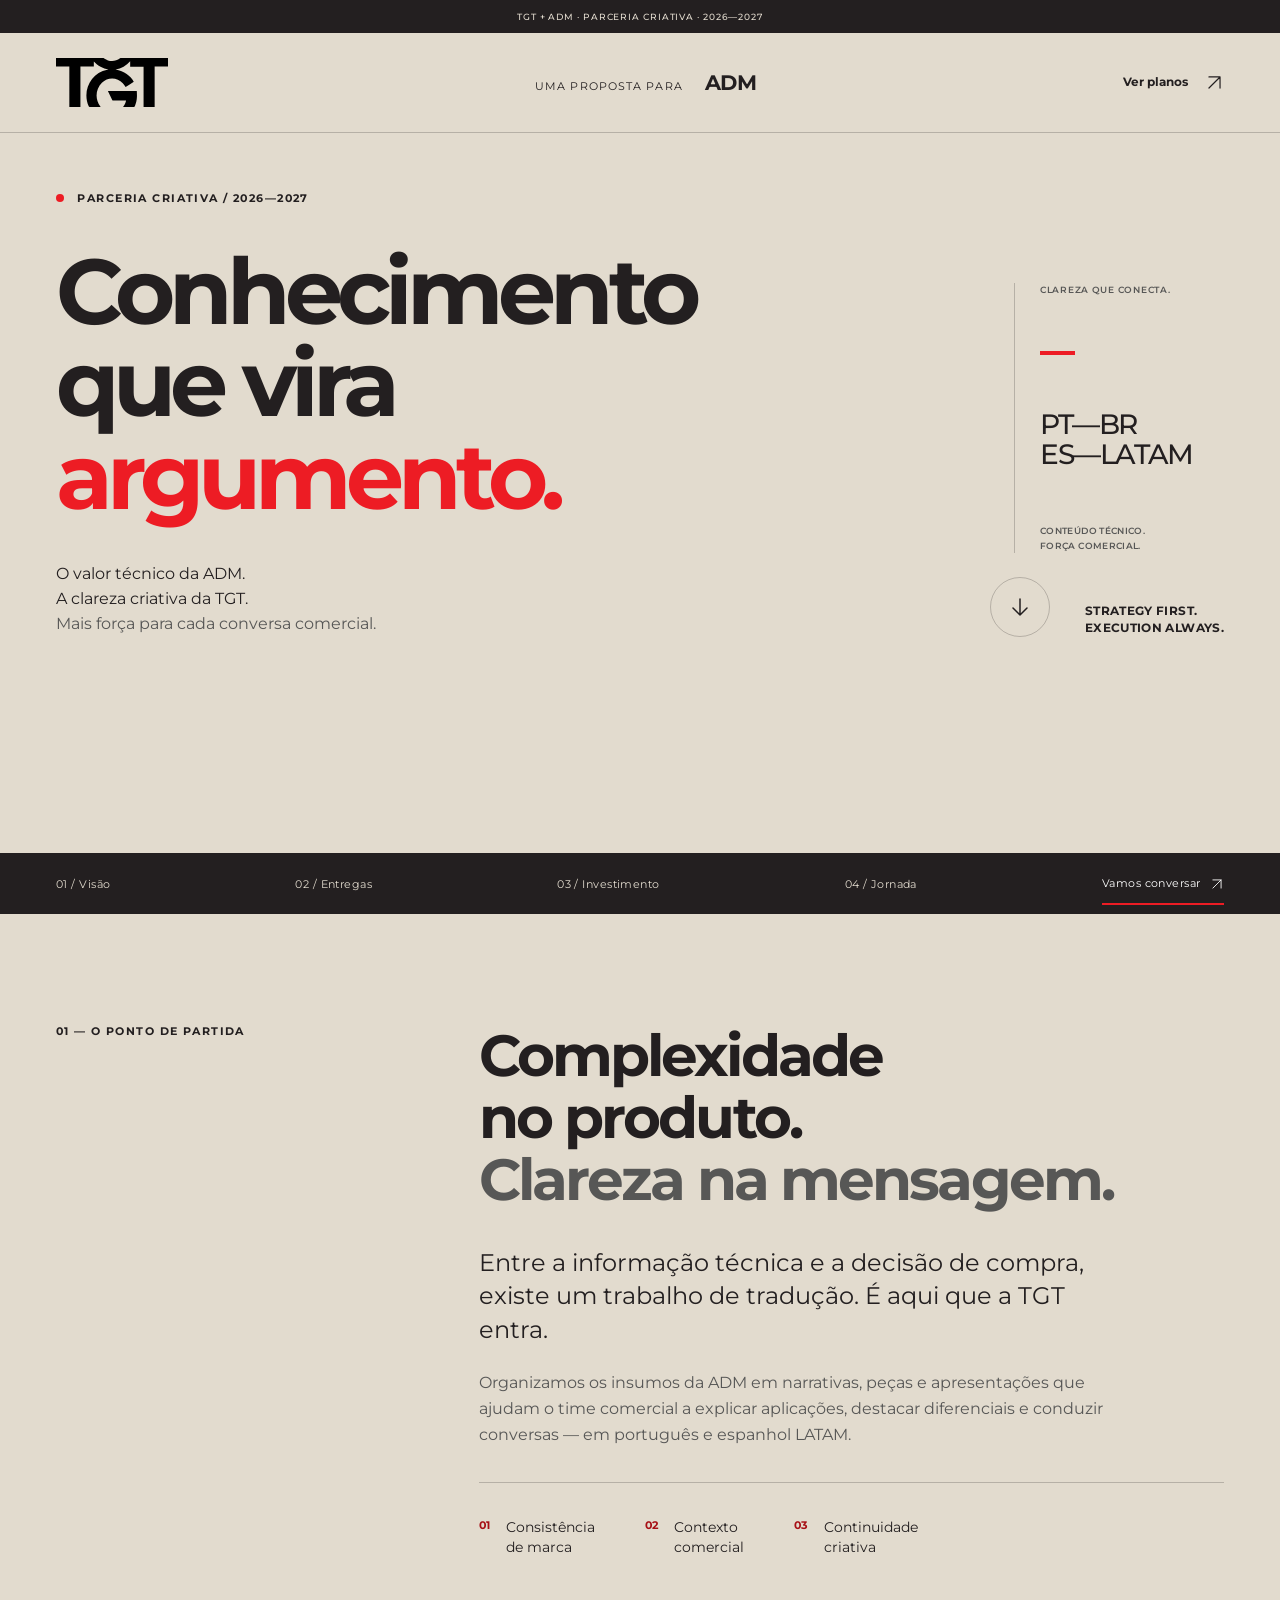
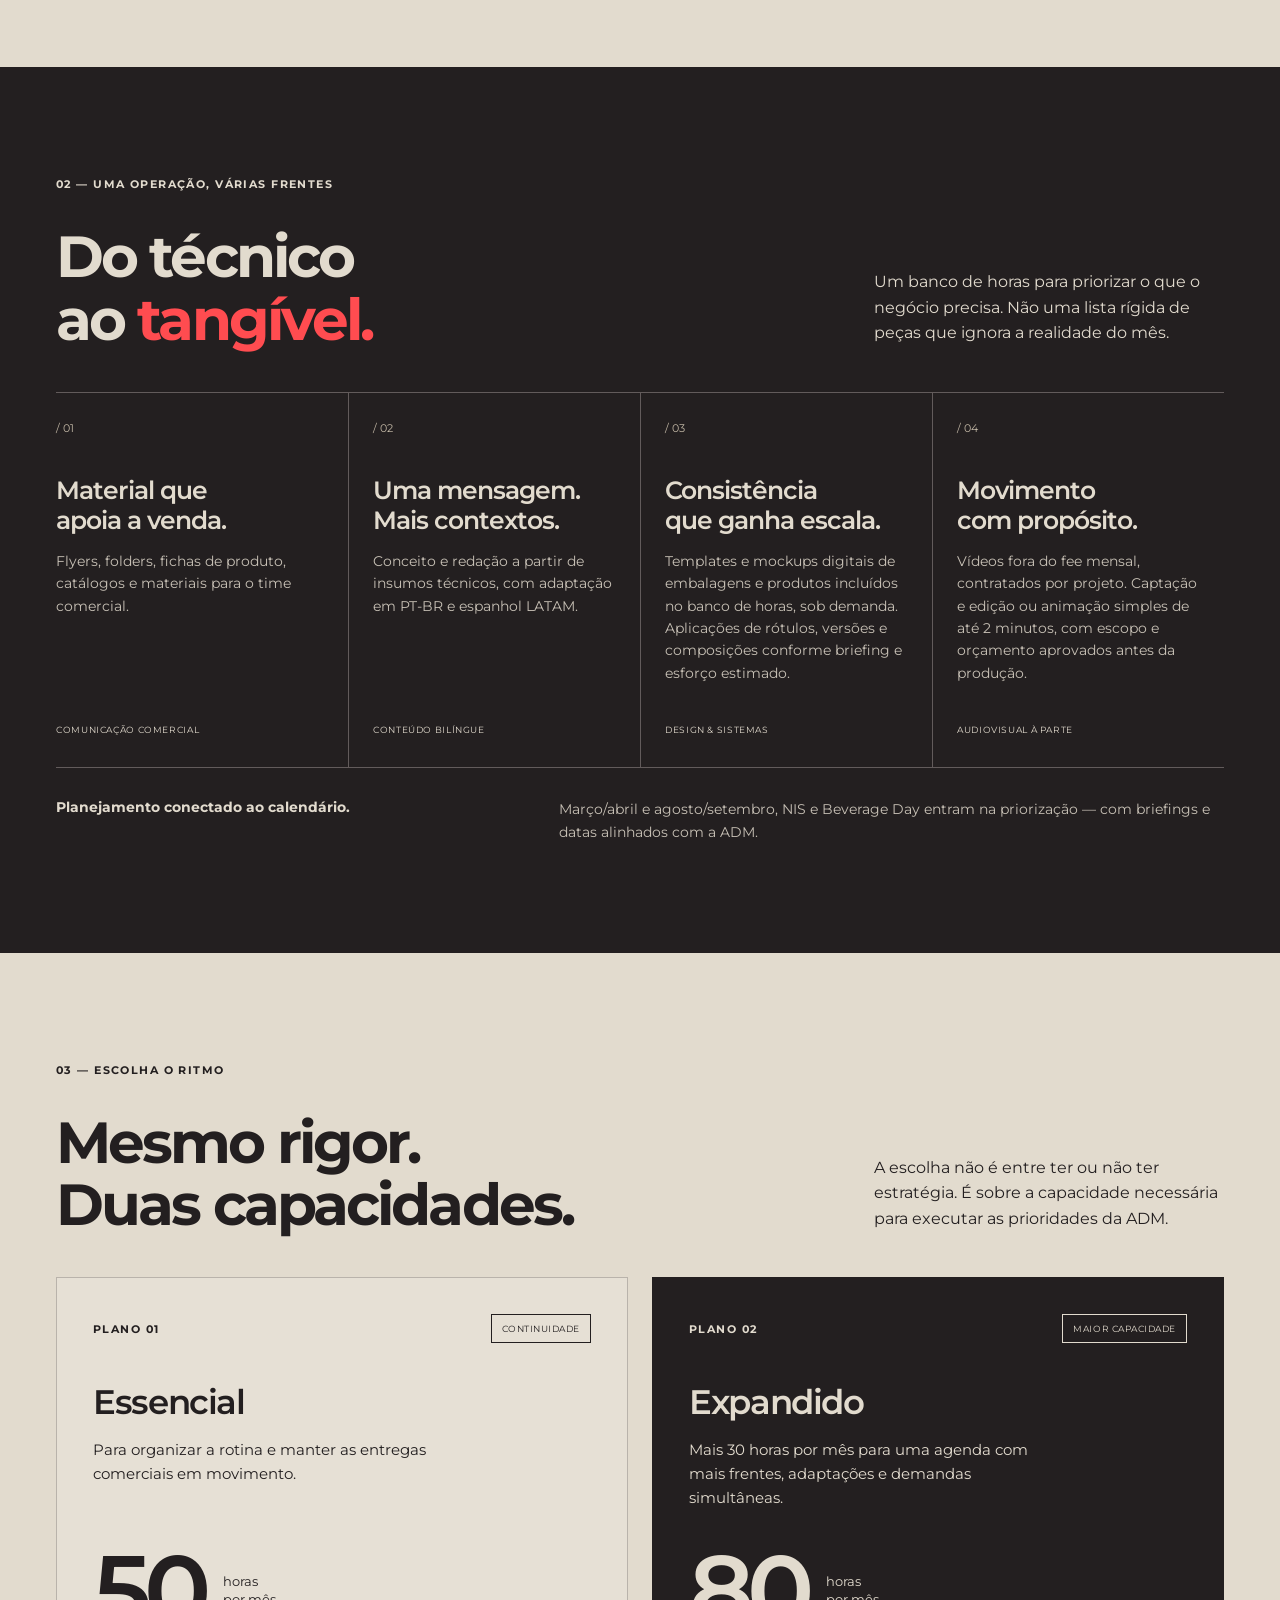
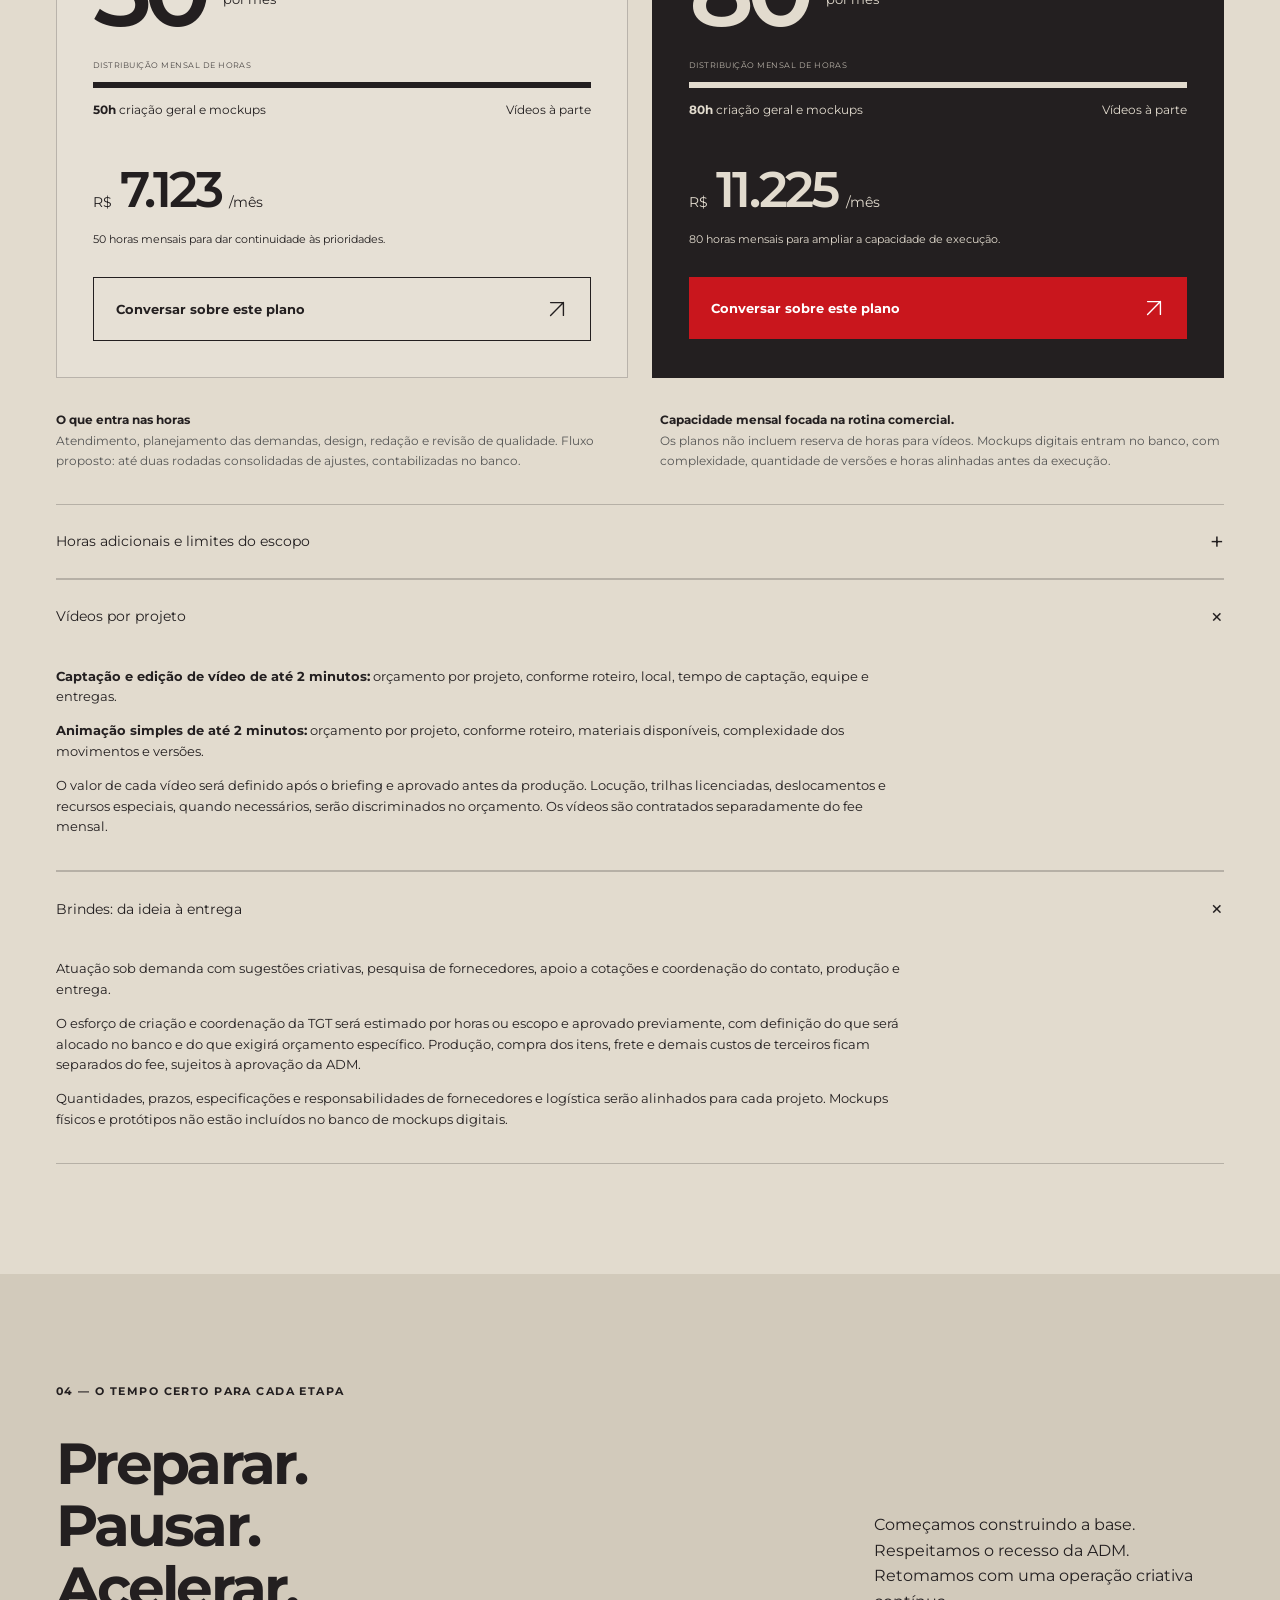
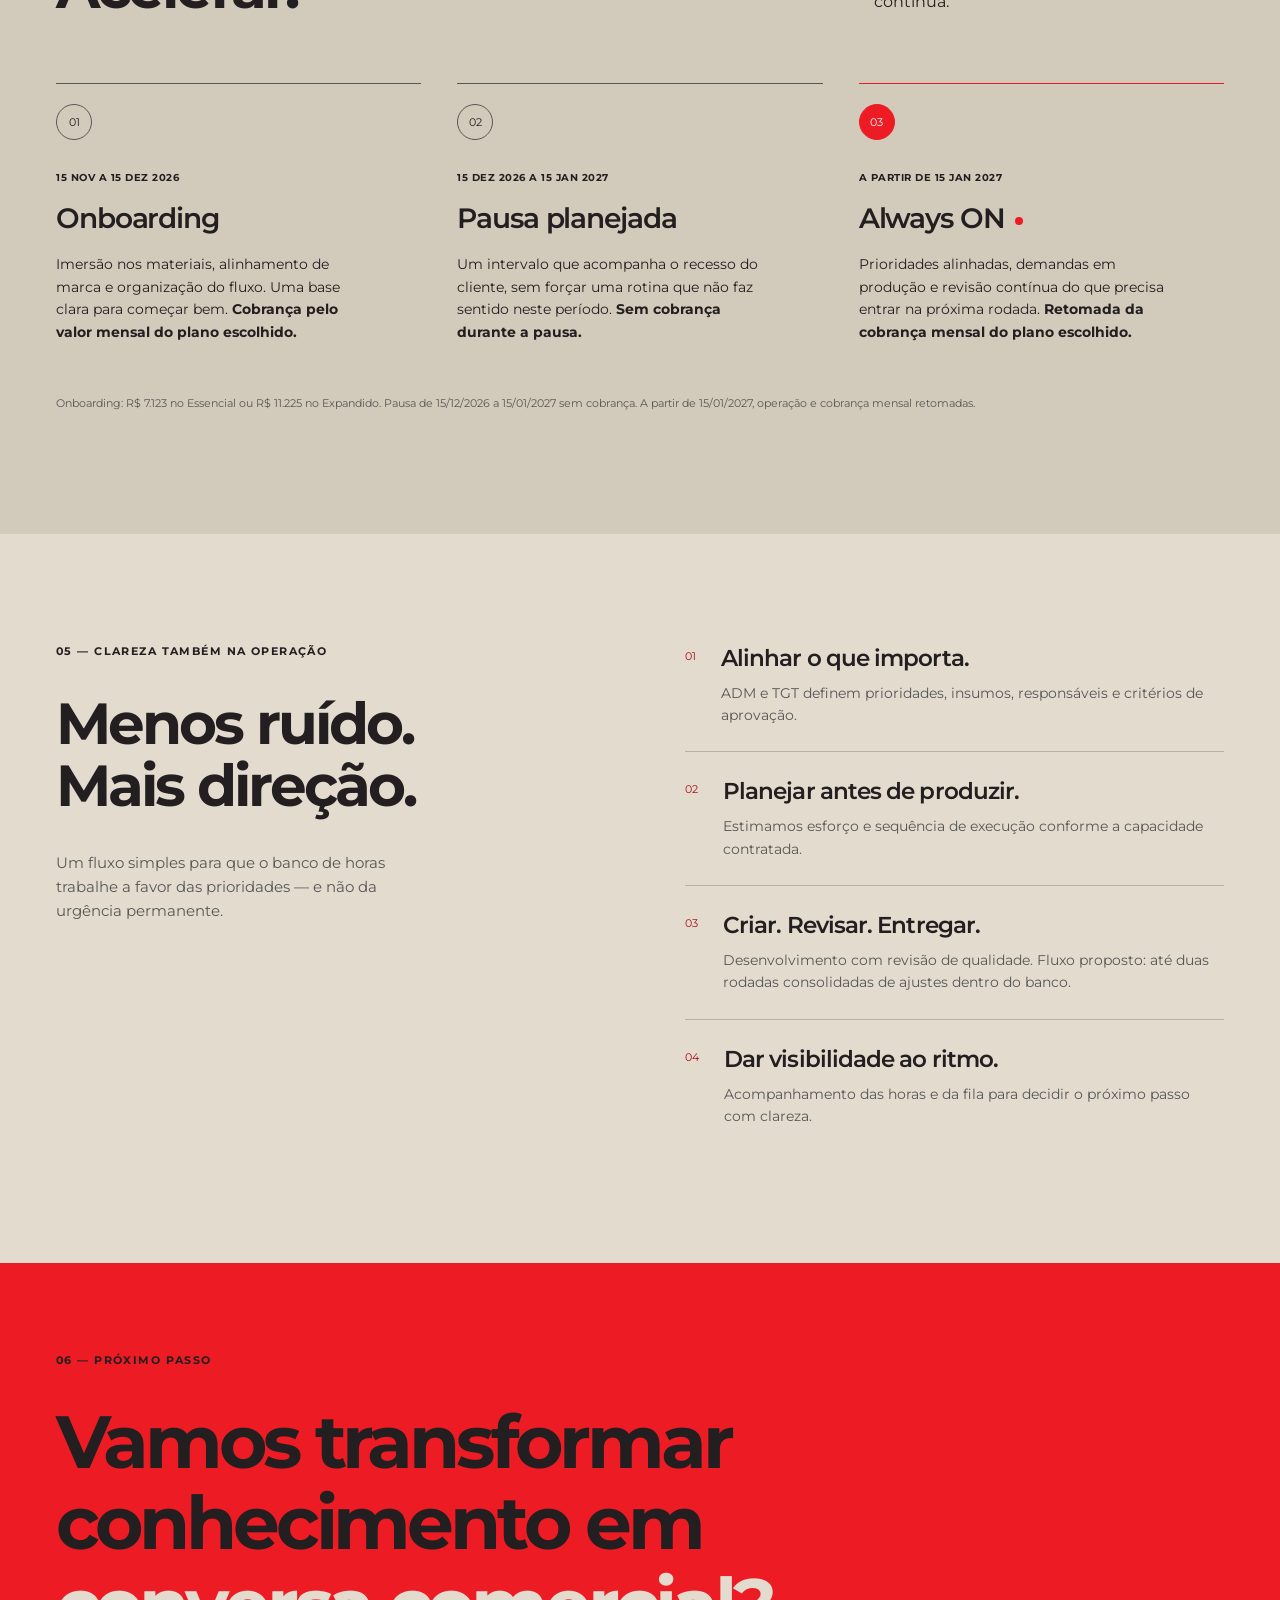
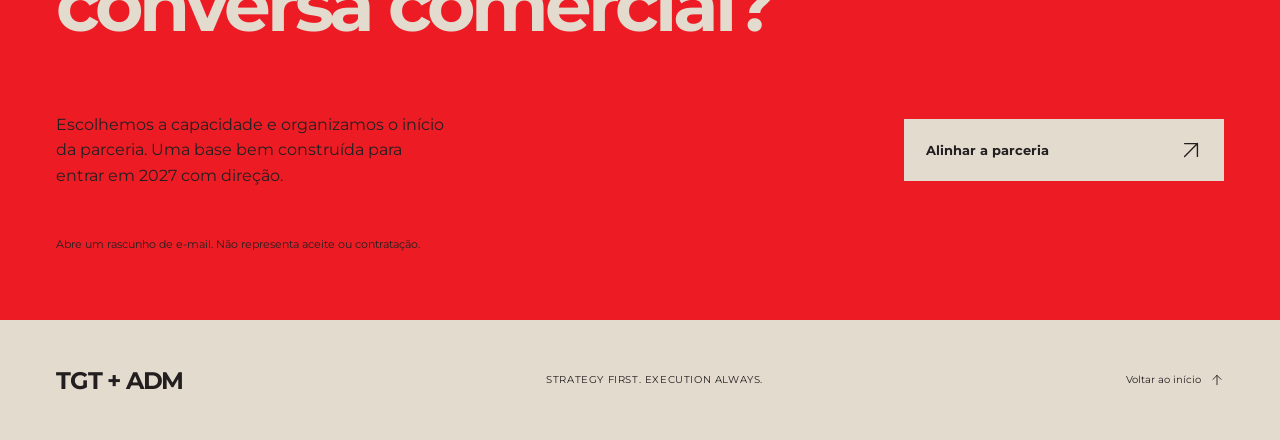
<file: proposta-comercial-2026/index.html>
<!doctype html>
<html lang="pt-BR">
<head>
<meta charset="utf-8"><meta name="viewport" content="width=device-width, initial-scale=1"><meta name="robots" content="noindex,nofollow"><meta name="theme-color" content="#231F20"><meta name="description" content="TGT + ADM. Proposta de parceria criativa recorrente para transformar conhecimento técnico em comunicação comercial."><title>TGT + ADM — Strategy First. Execution Always.</title><link rel="preconnect" href="https://fonts.googleapis.com"><link rel="preconnect" href="https://fonts.gstatic.com" crossorigin><link href="https://fonts.googleapis.com/css2?family=Montserrat:wght@400;500;600;700;800&display=swap" rel="stylesheet"><link rel="stylesheet" href="styles.css"><script src="app.js" defer></script>
</head>
<body>
<a class="skip" href="#conteudo">Pular para o conteúdo</a>
<div class="draft" role="note">TGT + ADM · PARCERIA CRIATIVA · 2026—2027</div>
<header class="header"><a href="#inicio" class="wordmark" aria-label="TGT Studio, início"><img src="tgt-logo.svg" alt="TGT Studio" width="112" height="48"></a><span class="collab">UMA PROPOSTA PARA <b>ADM</b></span><a class="header-link" href="#investimento">Ver planos <svg class="icon-arrow icon-arrow-ne" xmlns="http://www.w3.org/2000/svg" width="24" height="24" viewBox="0 0 24 24" fill="none" stroke="currentColor" stroke-width="1.5" stroke-linecap="round" stroke-linejoin="round" aria-hidden="true" focusable="false"><path d="M5 19 19 5M5 5h14v14"/></svg></a></header>
<main id="conteudo">
<section class="hero wrap" id="inicio" aria-labelledby="hero-title">
<div class="eyebrow"><span class="dot"></span> PARCERIA CRIATIVA / 2026—2027</div>
<h1 id="hero-title">Conhecimento<br>que vira<br><em>argumento.</em></h1>
<div class="hero-bottom"><p>O valor técnico da ADM.<br>A clareza criativa da TGT.<br><strong>Mais força para cada conversa comercial.</strong></p><a href="#proposta" class="round-link" aria-label="Explorar a proposta"><svg class="icon-arrow icon-arrow-down" xmlns="http://www.w3.org/2000/svg" width="24" height="24" viewBox="0 0 24 24" fill="none" stroke="currentColor" stroke-width="1.5" stroke-linecap="round" stroke-linejoin="round" aria-hidden="true" focusable="false"><path d="M12 4v16M5 13l7 7 7-7"/></svg></a><div class="signature">STRATEGY FIRST.<br>EXECUTION ALWAYS.</div></div>
<div class="hero-stamp" aria-hidden="true"><span class="rail-label">CLAREZA QUE CONECTA.</span><span class="rail-rule"></span><span class="rail-language">PT—BR<br>ES—LATAM</span><span class="rail-small">CONTEÚDO TÉCNICO.<br>FORÇA COMERCIAL.</span></div>
</section>
<nav class="wayfinder" aria-label="Navegação da proposta"><div class="wrap"><a href="#proposta">01 / Visão</a><a href="#escopo">02 / Entregas</a><a href="#investimento">03 / Investimento</a><a href="#cronograma">04 / Jornada</a><a href="#proximo">Vamos conversar <svg class="icon-arrow icon-arrow-ne" xmlns="http://www.w3.org/2000/svg" width="24" height="24" viewBox="0 0 24 24" fill="none" stroke="currentColor" stroke-width="1.5" stroke-linecap="round" stroke-linejoin="round" aria-hidden="true" focusable="false"><path d="M5 19 19 5M5 5h14v14"/></svg></a></div></nav>
<section id="proposta" class="section wrap vision"><div class="section-kicker">01 — O PONTO DE PARTIDA</div><div><h2>Complexidade<br>no produto.<br><span class="muted">Clareza na mensagem.</span></h2><p class="lead">Entre a informação técnica e a decisão de compra, existe um trabalho de tradução. É aqui que a TGT entra.</p><p>Organizamos os insumos da ADM em narrativas, peças e apresentações que ajudam o time comercial a explicar aplicações, destacar diferenciais e conduzir conversas — em português e espanhol LATAM.</p><div class="principles"><div><b>01</b><span>Consistência<br>de marca</span></div><div><b>02</b><span>Contexto<br>comercial</span></div><div><b>03</b><span>Continuidade<br>criativa</span></div></div></div></section>
<section id="escopo" class="section scope"><div class="wrap"><div class="section-top"><div><div class="section-kicker">02 — UMA OPERAÇÃO, VÁRIAS FRENTES</div><h2>Do técnico<br>ao <em>tangível.</em></h2></div><p>Um banco de horas para priorizar o que o negócio precisa. Não uma lista rígida de peças que ignora a realidade do mês.</p></div><div class="scope-grid"><article><span class="card-number">/ 01</span><h3>Material que<br>apoia a venda.</h3><p>Flyers, folders, fichas de produto, catálogos e materiais para o time comercial.</p><span class="tag">COMUNICAÇÃO COMERCIAL</span></article><article><span class="card-number">/ 02</span><h3>Uma mensagem.<br>Mais contextos.</h3><p>Conceito e redação a partir de insumos técnicos, com adaptação em PT-BR e espanhol LATAM.</p><span class="tag">CONTEÚDO BILÍNGUE</span></article><article><span class="card-number">/ 03</span><h3>Consistência<br>que ganha escala.</h3><p>Templates e mockups digitais de embalagens e produtos incluídos no banco de horas, sob demanda. Aplicações de rótulos, versões e composições conforme briefing e esforço estimado.</p><span class="tag">DESIGN & SISTEMAS</span></article><article><span class="card-number">/ 04</span><h3>Movimento<br>com propósito.</h3><p>Vídeos fora do fee mensal, contratados por projeto. Captação e edição ou animação simples de até 2 minutos, com escopo e orçamento aprovados antes da produção.</p><span class="tag">AUDIOVISUAL À PARTE</span></article></div><div class="scope-foot"><b>Planejamento conectado ao calendário.</b><p>Março/abril e agosto/setembro, NIS e Beverage Day entram na priorização — com briefings e datas alinhados com a ADM.</p></div></div></section>
<section id="investimento" class="section wrap"><div class="section-top"><div><div class="section-kicker">03 — ESCOLHA O RITMO</div><h2>Mesmo rigor.<br><em>Duas capacidades.</em></h2></div><p>A escolha não é entre ter ou não ter estratégia. É sobre a capacidade necessária para executar as prioridades da ADM.</p></div><div class="plans"><article class="plan"><div class="plan-top"><span class="eyebrow">PLANO 01</span><span class="plan-label">CONTINUIDADE</span></div><h3>Essencial</h3><p class="plan-desc">Para organizar a rotina e manter as entregas comerciais em movimento.</p><div class="capacity"><strong data-value="baseHours">50</strong><span>horas<br>por mês</span></div><div class="allocation"><span class="allocation-caption">DISTRIBUIÇÃO MENSAL DE HORAS</span><div class="bar"><span style="width:100%"></span></div><p><span><b data-value="baseGeneral">50h</b> criação geral e mockups</span><span>Vídeos à parte</span></p></div><div class="price"><span>R$</span> <strong data-value="basePrice">7.123</strong><span>/mês</span></div><p class="fine">50 horas mensais para dar continuidade às prioridades.</p><a class="button outline plan-cta" data-plan="Essencial" href="mailto:j.butuem@gmail.com?subject=Proposta%20ADM%20%7C%20Plano%20Essencial">Conversar sobre este plano <svg class="icon-arrow icon-arrow-ne" xmlns="http://www.w3.org/2000/svg" width="24" height="24" viewBox="0 0 24 24" fill="none" stroke="currentColor" stroke-width="1.5" stroke-linecap="round" stroke-linejoin="round" aria-hidden="true" focusable="false"><path d="M5 19 19 5M5 5h14v14"/></svg></a></article><article class="plan expanded"><div class="plan-top"><span class="eyebrow">PLANO 02</span><span class="plan-label">MAIOR CAPACIDADE</span></div><h3>Expandido</h3><p class="plan-desc">Mais 30 horas por mês para uma agenda com mais frentes, adaptações e demandas simultâneas.</p><div class="capacity"><strong data-value="expandedHours">80</strong><span>horas<br>por mês</span></div><div class="allocation"><span class="allocation-caption">DISTRIBUIÇÃO MENSAL DE HORAS</span><div class="bar"><span style="width:100%"></span></div><p><span><b data-value="expandedGeneral">80h</b> criação geral e mockups</span><span>Vídeos à parte</span></p></div><div class="price"><span>R$</span> <strong data-value="expandedPrice">11.225</strong><span>/mês</span></div><p class="fine">80 horas mensais para ampliar a capacidade de execução.</p><a class="button plan-cta" data-plan="Expandido" href="mailto:j.butuem@gmail.com?subject=Proposta%20ADM%20%7C%20Plano%20Expandido">Conversar sobre este plano <svg class="icon-arrow icon-arrow-ne" xmlns="http://www.w3.org/2000/svg" width="24" height="24" viewBox="0 0 24 24" fill="none" stroke="currentColor" stroke-width="1.5" stroke-linecap="round" stroke-linejoin="round" aria-hidden="true" focusable="false"><path d="M5 19 19 5M5 5h14v14"/></svg></a></article></div><div class="plan-notes"><p><b>O que entra nas horas</b><br>Atendimento, planejamento das demandas, design, redação e revisão de qualidade. Fluxo proposto: até duas rodadas consolidadas de ajustes, contabilizadas no banco.</p><p><b>Capacidade mensal focada na rotina comercial.</b><br>Os planos não incluem reserva de horas para vídeos. Mockups digitais entram no banco, com complexidade, quantidade de versões e horas alinhadas antes da execução.</p></div><details><summary>Horas adicionais e limites do escopo <span aria-hidden="true">+</span></summary><div class="details-content"><p>Condições especiais para horas adicionais de clientes com contrato, conforme a especialidade. Referência projetada para 2027: <b>criação geral R$ 108/h</b> e <b>vídeo R$ 152/h</b>.</p><p>A referência de vídeo por hora não inclui vídeos no fee mensal nem representa o preço de um vídeo completo. Cada projeto audiovisual terá escopo e orçamento próprios, aprovados antes da produção.</p><p>Nenhum excedente é automático: demanda, estimativa e investimento adicional precisam de aprovação prévia. Produção avançada, produção física de kits, deslocamentos, casting, locações e equipamentos especiais são orçados separadamente.</p></div></details><details open><summary>Vídeos por projeto <span aria-hidden="true">+</span></summary><div class="details-content"><p><b>Captação e edição de vídeo de até 2 minutos:</b> orçamento por projeto, conforme roteiro, local, tempo de captação, equipe e entregas.</p><p><b>Animação simples de até 2 minutos:</b> orçamento por projeto, conforme roteiro, materiais disponíveis, complexidade dos movimentos e versões.</p><p>O valor de cada vídeo será definido após o briefing e aprovado antes da produção. Locução, trilhas licenciadas, deslocamentos e recursos especiais, quando necessários, serão discriminados no orçamento. Os vídeos são contratados separadamente do fee mensal.</p></div></details><details open><summary>Brindes: da ideia à entrega <span aria-hidden="true">+</span></summary><div class="details-content"><p>Atuação sob demanda com sugestões criativas, pesquisa de fornecedores, apoio a cotações e coordenação do contato, produção e entrega.</p><p>O esforço de criação e coordenação da TGT será estimado por horas ou escopo e aprovado previamente, com definição do que será alocado no banco e do que exigirá orçamento específico. Produção, compra dos itens, frete e demais custos de terceiros ficam separados do fee, sujeitos à aprovação da ADM.</p><p>Quantidades, prazos, especificações e responsabilidades de fornecedores e logística serão alinhados para cada projeto. Mockups físicos e protótipos não estão incluídos no banco de mockups digitais.</p></div></details></section>
<section id="cronograma" class="section timeline-section"><div class="wrap"><div class="section-top"><div><div class="section-kicker">04 — O TEMPO CERTO PARA CADA ETAPA</div><h2>Preparar.<br>Pausar.<br><em>Acelerar.</em></h2></div><p>Começamos construindo a base. Respeitamos o recesso da ADM. Retomamos com uma operação criativa contínua.</p></div><div class="timeline"><article><div class="timeline-point"><span>01</span></div><p class="date">15 NOV A 15 DEZ 2026</p><h3>Onboarding</h3><p>Imersão nos materiais, alinhamento de marca e organização do fluxo. Uma base clara para começar bem. <strong>Cobrança pelo valor mensal do plano escolhido.</strong></p></article><article><div class="timeline-point"><span>02</span></div><p class="date">15 DEZ 2026 A 15 JAN 2027</p><h3>Pausa planejada</h3><p>Um intervalo que acompanha o recesso do cliente, sem forçar uma rotina que não faz sentido neste período. <strong>Sem cobrança durante a pausa.</strong></p></article><article><div class="timeline-point active"><span>03</span></div><p class="date">A PARTIR DE 15 JAN 2027</p><h3>Always ON<span class="dot"></span></h3><p>Prioridades alinhadas, demandas em produção e revisão contínua do que precisa entrar na próxima rodada. <strong>Retomada da cobrança mensal do plano escolhido.</strong></p></article></div><p class="timeline-note">Onboarding: R$ 7.123 no Essencial ou R$ 11.225 no Expandido. Pausa de 15/12/2026 a 15/01/2027 sem cobrança. A partir de 15/01/2027, operação e cobrança mensal retomadas.</p></div></section>
<section id="processo" class="section wrap process"><div><div class="section-kicker">05 — CLAREZA TAMBÉM NA OPERAÇÃO</div><h2>Menos ruído.<br><em>Mais direção.</em></h2><p>Um fluxo simples para que o banco de horas trabalhe a favor das prioridades — e não da urgência permanente.</p></div><ol><li><span>01</span><div><h3>Alinhar o que importa.</h3><p>ADM e TGT definem prioridades, insumos, responsáveis e critérios de aprovação.</p></div></li><li><span>02</span><div><h3>Planejar antes de produzir.</h3><p>Estimamos esforço e sequência de execução conforme a capacidade contratada.</p></div></li><li><span>03</span><div><h3>Criar. Revisar. Entregar.</h3><p>Desenvolvimento com revisão de qualidade. Fluxo proposto: até duas rodadas consolidadas de ajustes dentro do banco.</p></div></li><li><span>04</span><div><h3>Dar visibilidade ao ritmo.</h3><p>Acompanhamento das horas e da fila para decidir o próximo passo com clareza.</p></div></li></ol></section>
<section id="proximo" class="closing"><div class="wrap"><div class="section-kicker">06 — PRÓXIMO PASSO</div><h2>Vamos transformar<br>conhecimento em<br><em>conversa comercial?</em></h2><div class="closing-bottom"><p>Escolhemos a capacidade e organizamos o início da parceria. Uma base bem construída para entrar em 2027 com direção.</p><a class="button light" href="mailto:j.butuem@gmail.com?subject=TGT%20%2B%20ADM%20%7C%20Alinhar%20proposta&body=Ol%C3%A1%2C%20vamos%20conversar%20sobre%20a%20proposta%20TGT%20%2B%20ADM%20e%20alinhar%20as%20condi%C3%A7%C3%B5es%20finais%3F">Alinhar a parceria <svg class="icon-arrow icon-arrow-ne" xmlns="http://www.w3.org/2000/svg" width="24" height="24" viewBox="0 0 24 24" fill="none" stroke="currentColor" stroke-width="1.5" stroke-linecap="round" stroke-linejoin="round" aria-hidden="true" focusable="false"><path d="M5 19 19 5M5 5h14v14"/></svg></a></div><p class="cta-note">Abre um rascunho de e-mail. Não representa aceite ou contratação.</p></div></section>
</main><footer class="wrap"><span class="footer-mark">TGT + ADM</span><p>STRATEGY FIRST. EXECUTION ALWAYS.</p><a href="#inicio">Voltar ao início <svg class="icon-arrow icon-arrow-up" xmlns="http://www.w3.org/2000/svg" width="24" height="24" viewBox="0 0 24 24" fill="none" stroke="currentColor" stroke-width="1.5" stroke-linecap="round" stroke-linejoin="round" aria-hidden="true" focusable="false"><path d="M12 20V4M5 11l7-7 7 7"/></svg></a></footer>
</body></html>
</file>
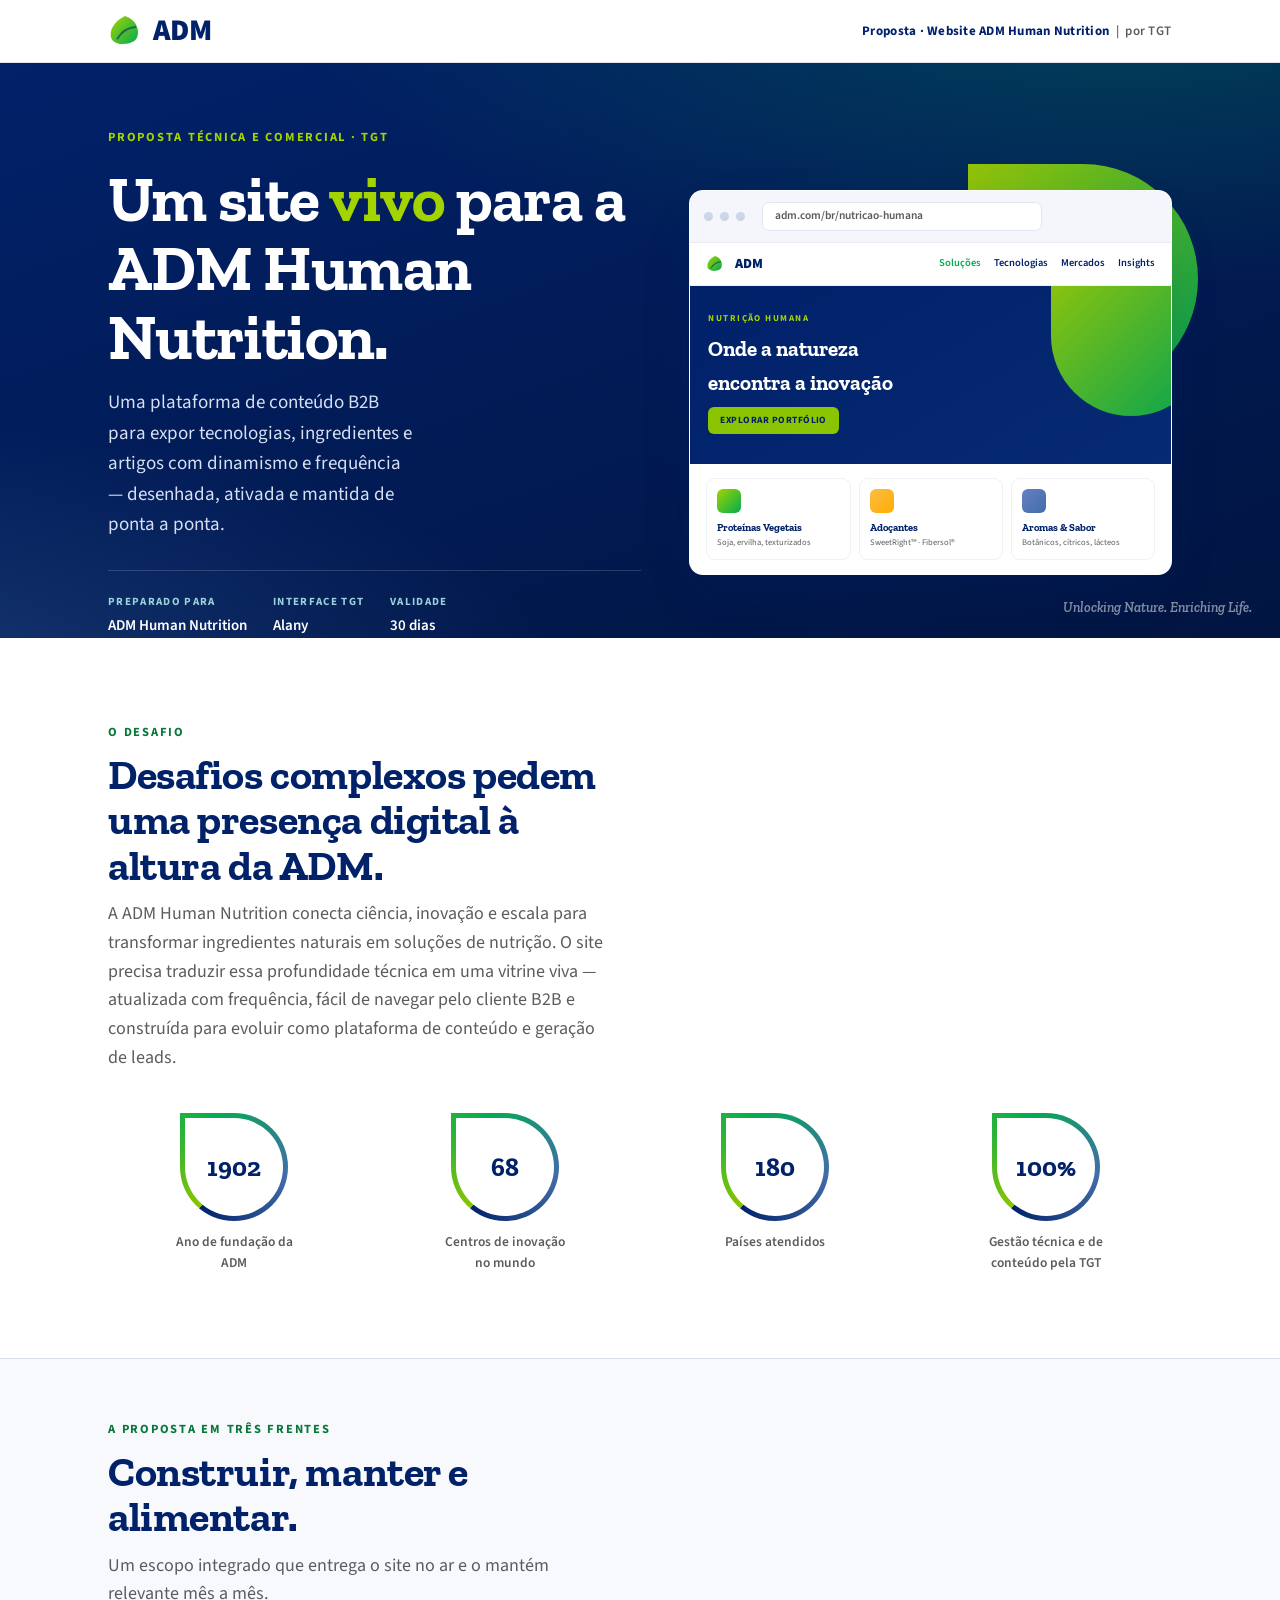
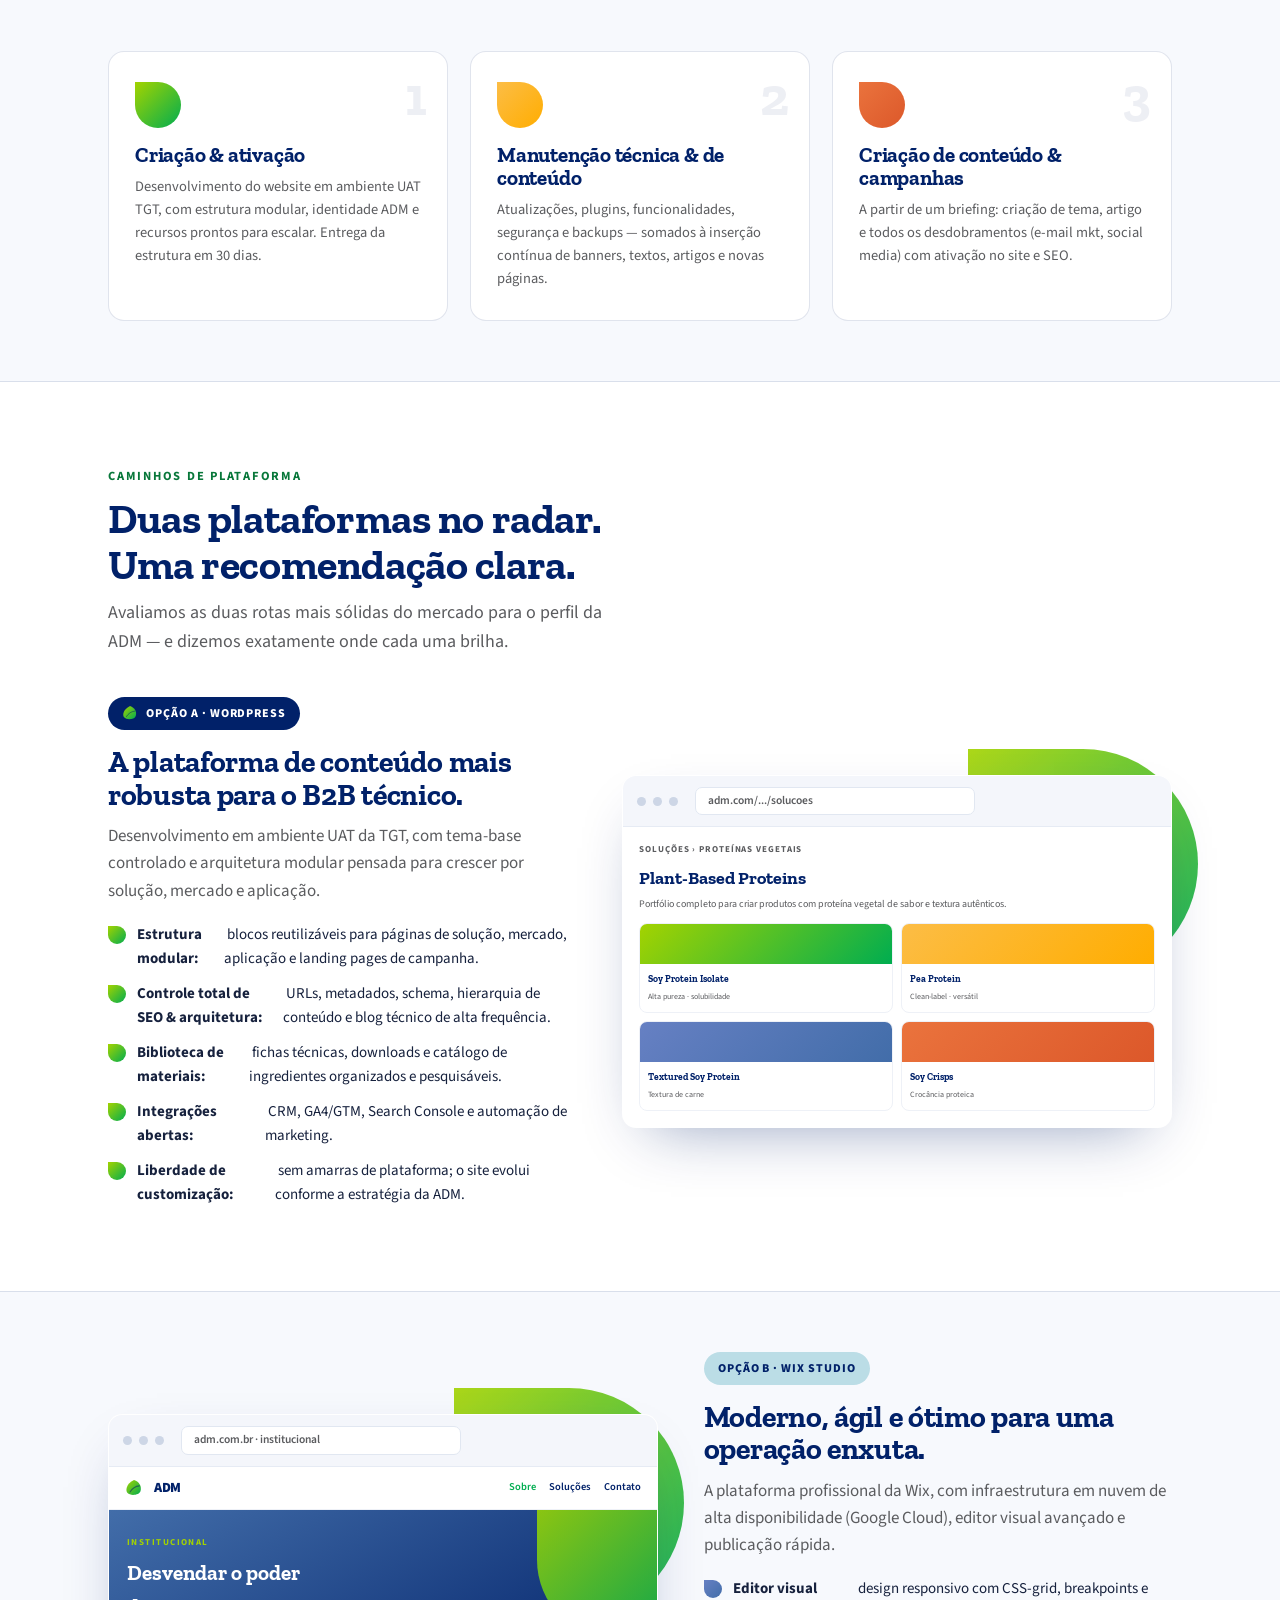
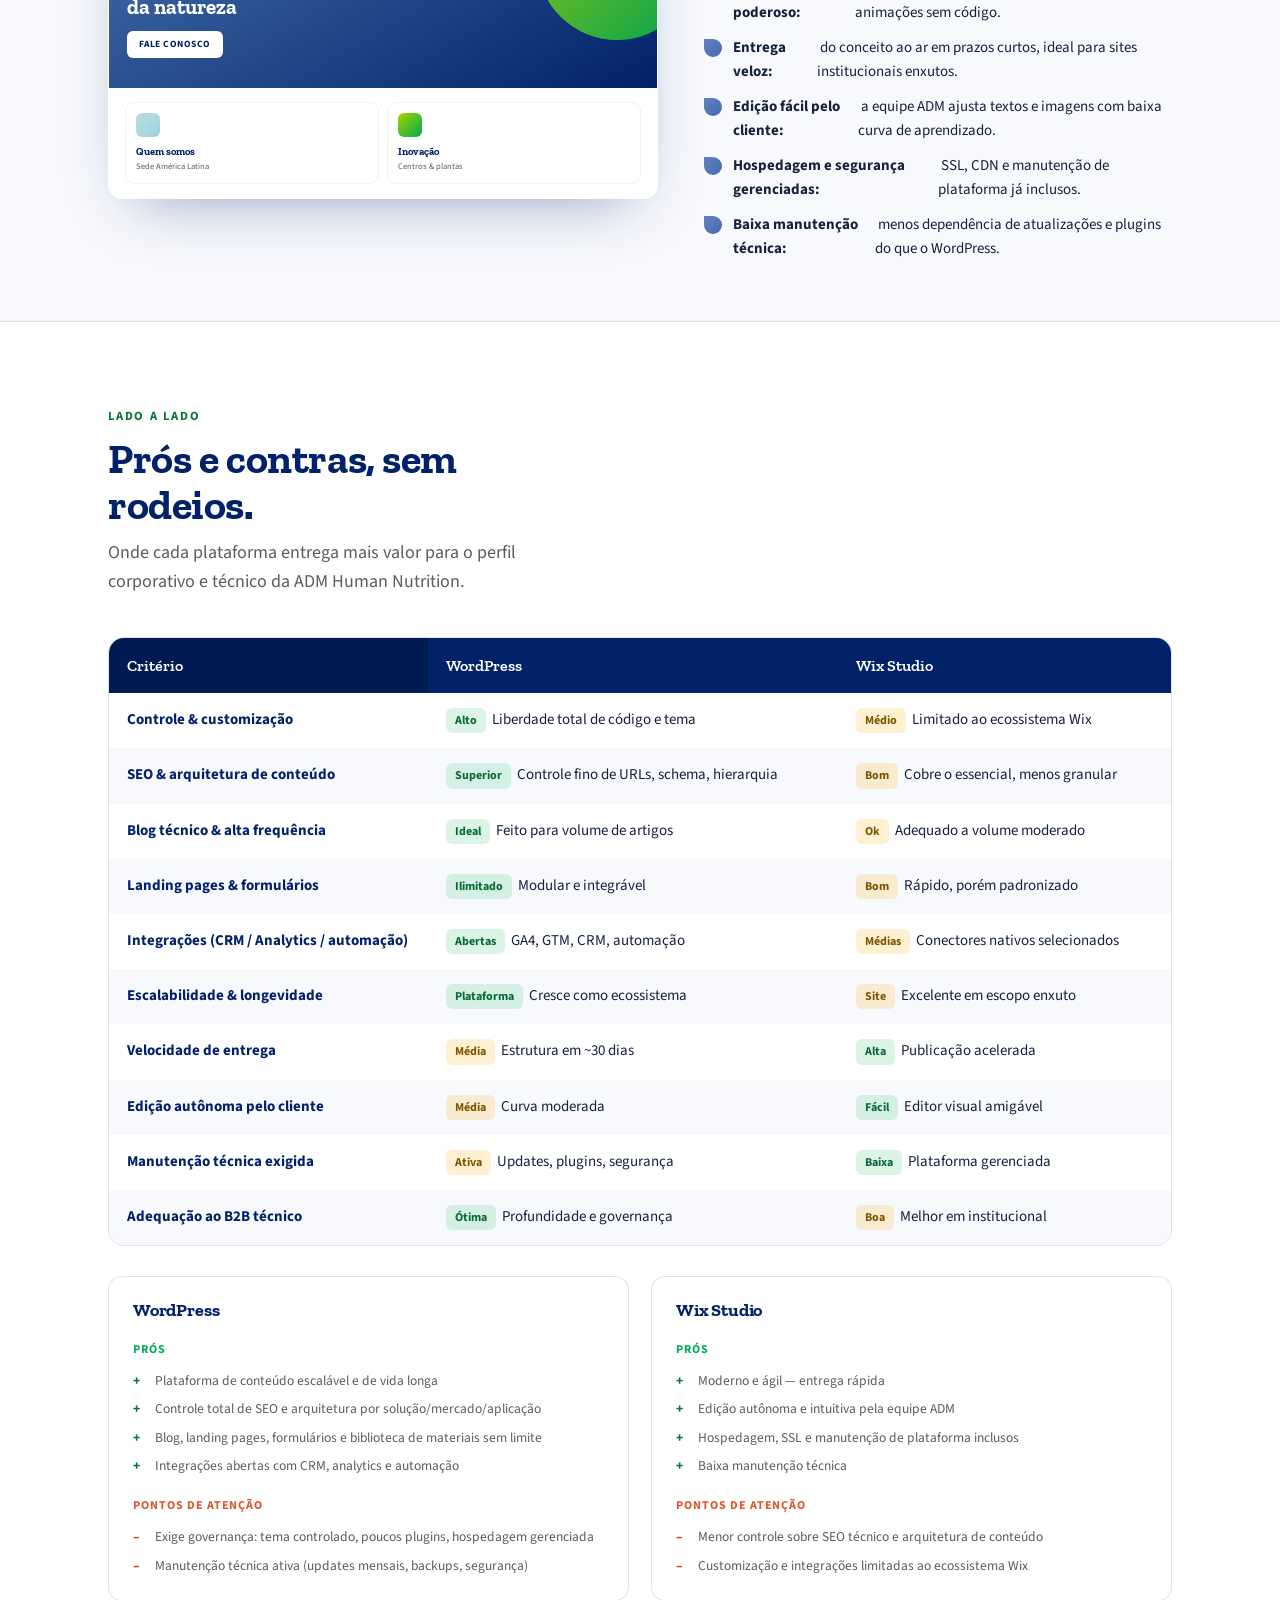
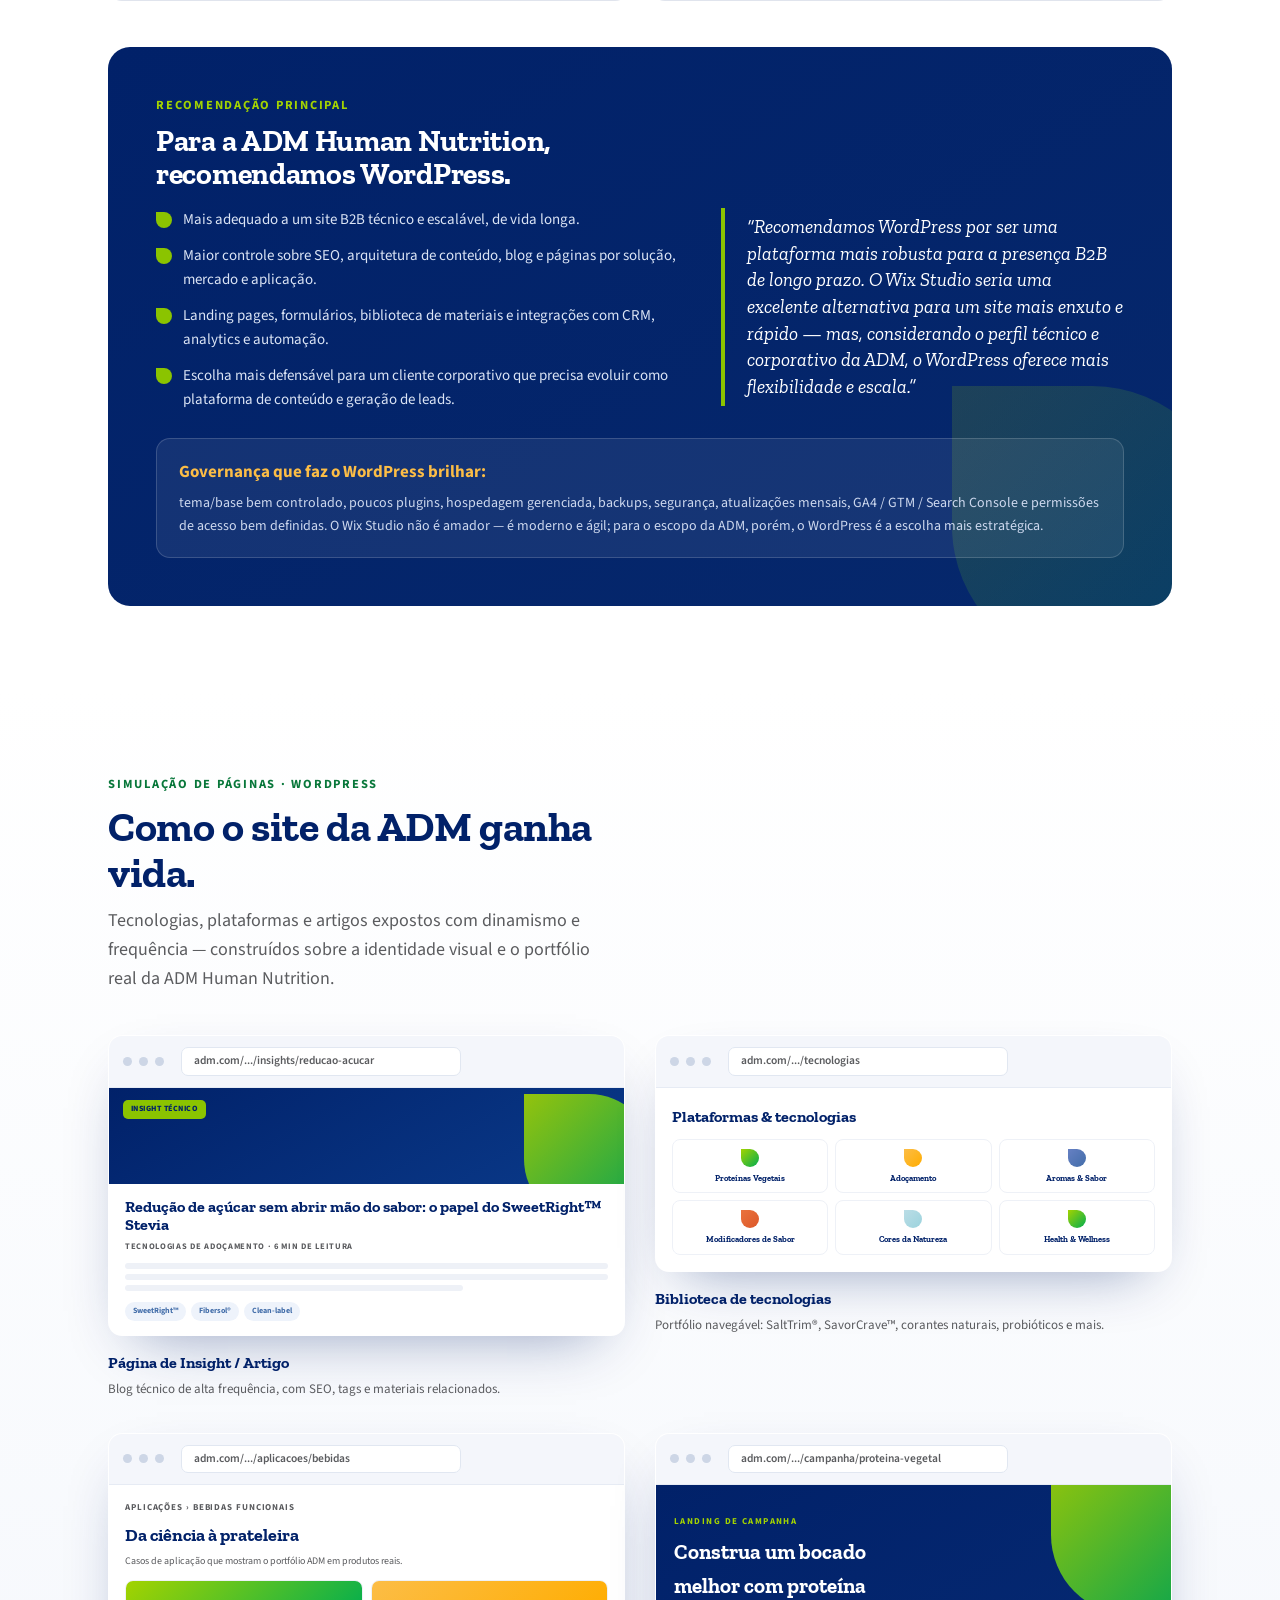
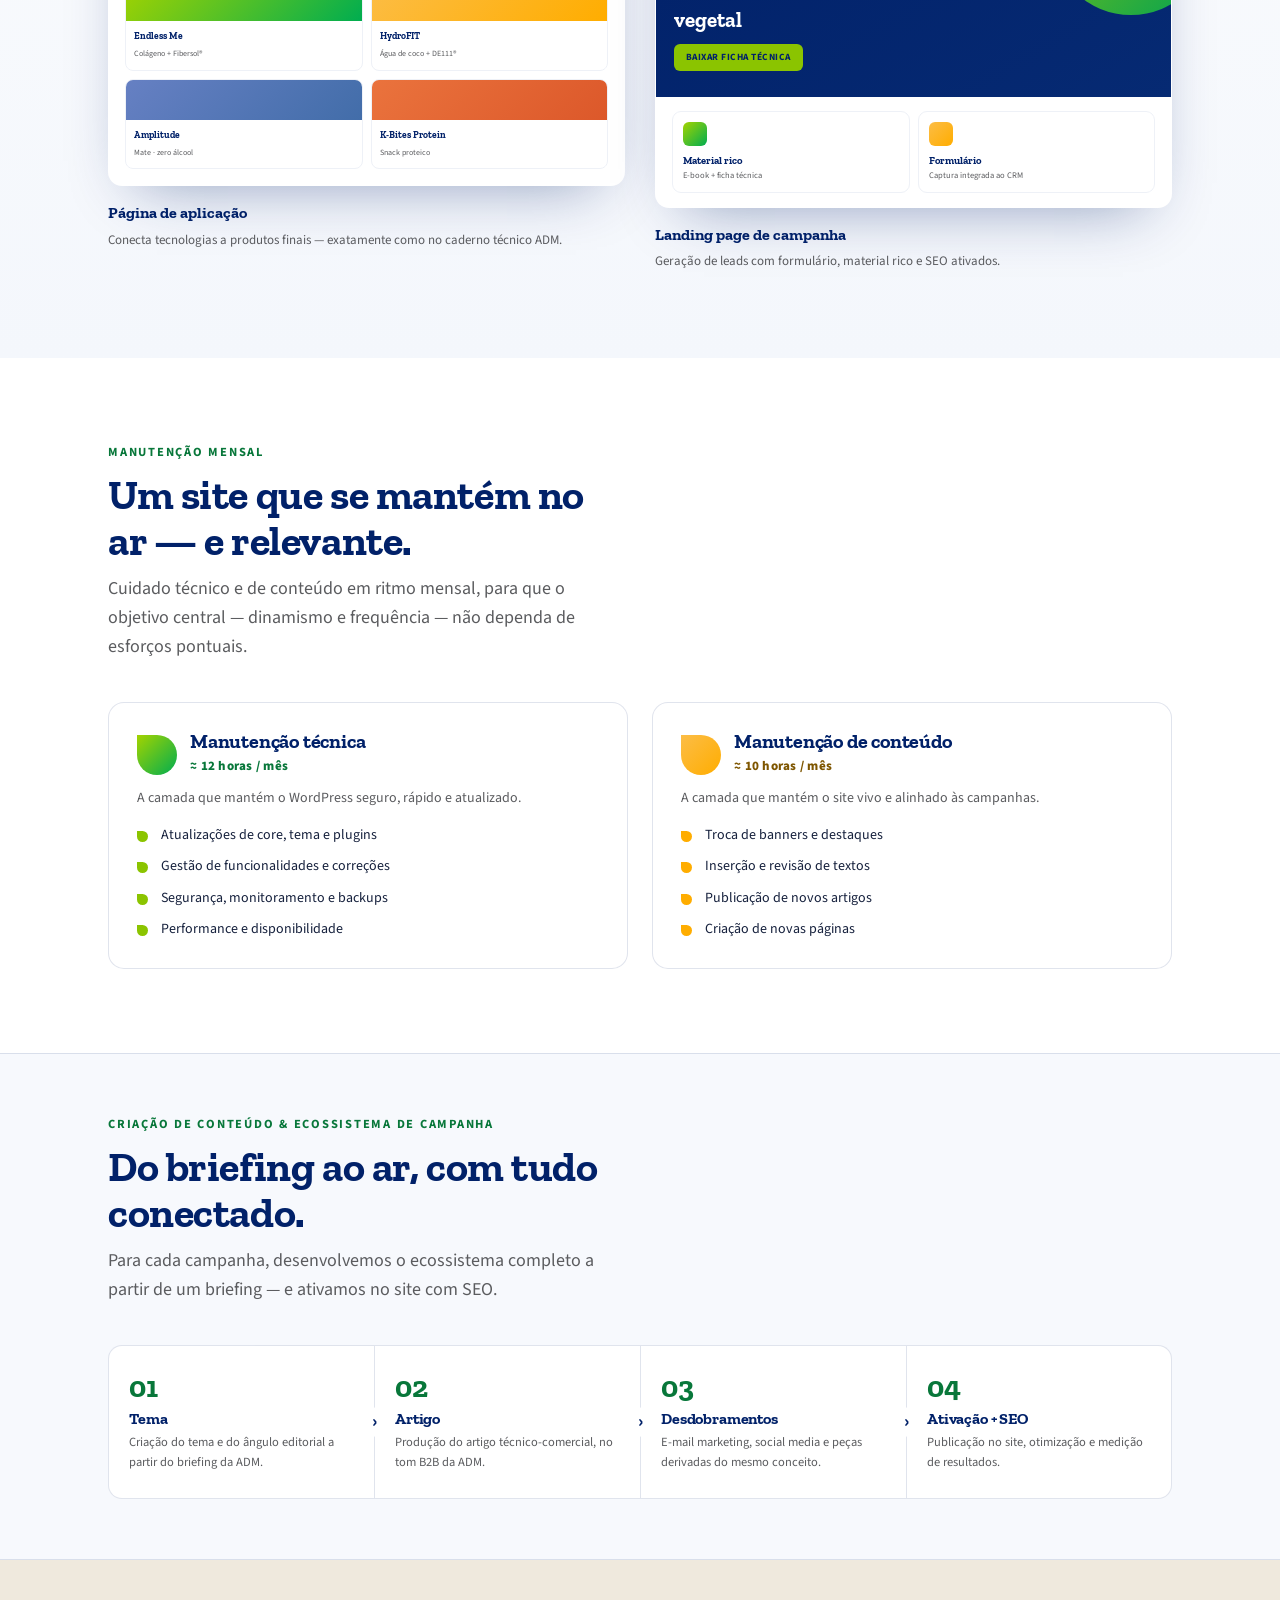
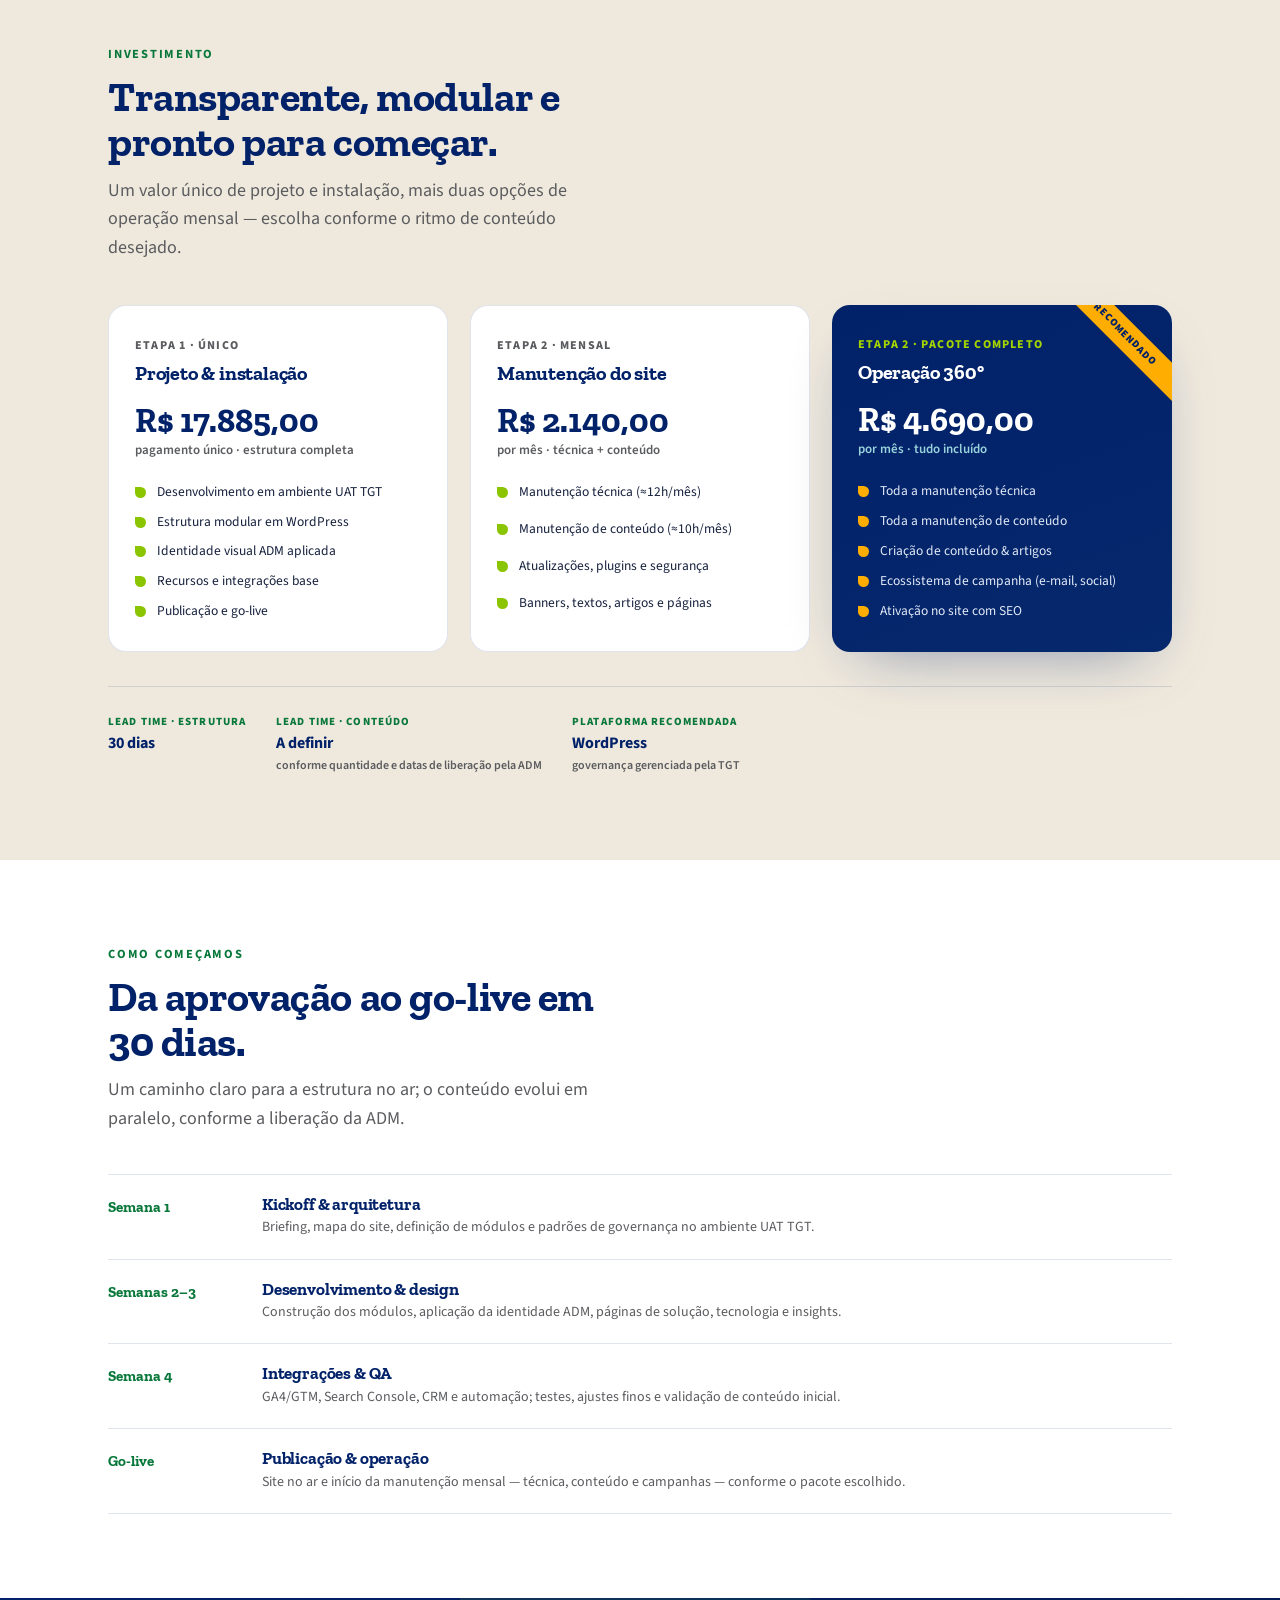
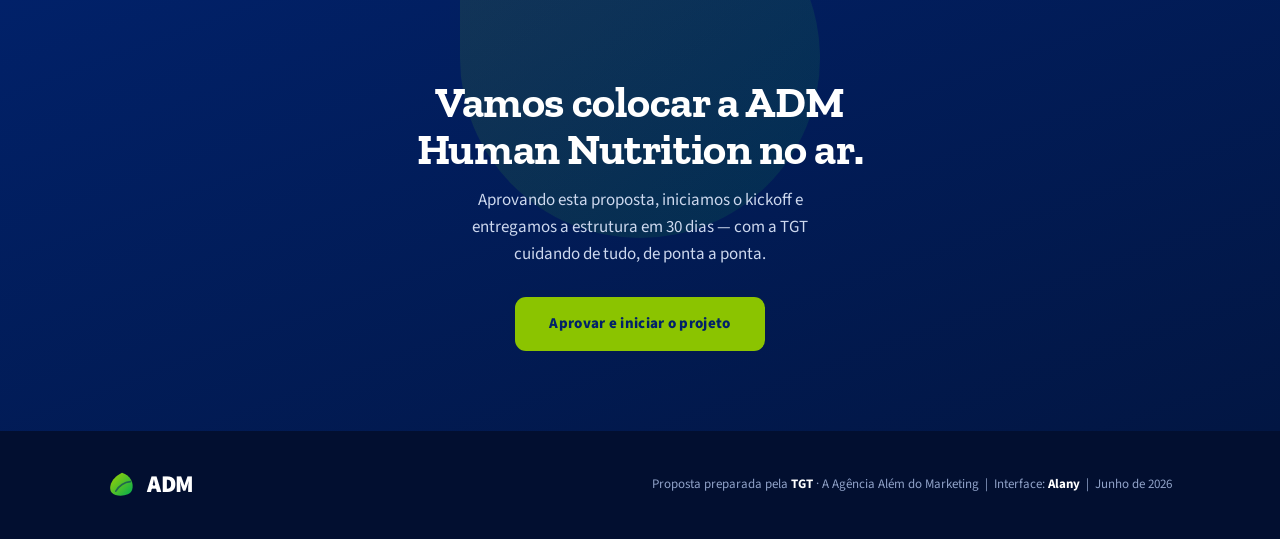
<file: Proposta_Website_ADM_HumanNutrition_TGT.html>
<!DOCTYPE html>
<html lang="pt-BR">
<head>
<meta charset="UTF-8" />
<meta name="viewport" content="width=device-width, initial-scale=1.0" />
<title>Proposta · Website ADM Human Nutrition · TGT</title>
<link rel="preconnect" href="https://fonts.googleapis.com">
<link rel="preconnect" href="https://fonts.gstatic.com" crossorigin>
<link href="https://fonts.googleapis.com/css2?family=Zilla+Slab:ital,wght@0,400;0,500;0,600;0,700;1,600&family=Source+Sans+3:ital,wght@0,400;0,600;0,700;0,900;1,400&display=swap" rel="stylesheet">
<style>
:root{
  --navy:#012169;        /* Navy — primário escuro */
  --navy-deep:#011a52;
  --blue:#00109E;        /* Azul vivo */
  --chloro:#8BC400;      /* Chlorophyll — verde assinatura */
  --chloro-lt:#A3D300;
  --green:#00AD50;       /* verde tonal */
  --honey:#FFAD00;       /* Honey */
  --honey-2:#FCBD46;
  --ripple:#426DA9;      /* Ripple */
  --ripple-2:#6680C3;
  --mist:#9BD3DD;        /* Mist */
  --mist-2:#BBDDE6;
  --terra:#DC582A;       /* Terracotta (gráfico) */
  --terra-2:#EA733D;
  --terra-text:#b8431b;  /* Terracotta p/ TEXTO em fundo claro (AA) */
  --green-text:#08773a;  /* Verde p/ TEXTO em fundo claro (AA) */
  --gray:#5b5c5f;        /* Cinza de apoio — AA em branco, #f7f9fd e Husk */
  --ink:#16213d;
  --paper:#ffffff;
  --husk:#efe9dd;        /* Husk — creme quente (uso pontual) */
  --line:rgba(1,33,105,.12);
  --shadow:0 24px 60px -28px rgba(1,33,105,.45);
  --shadow-sm:0 12px 30px -18px rgba(1,33,105,.4);
  --maxw:1120px;
  --leaf-grad:linear-gradient(135deg,var(--chloro-lt) 0%,var(--green) 100%);
}
*{box-sizing:border-box}
html{scroll-behavior:smooth}
body{
  margin:0;background:var(--paper);color:var(--ink);
  font-family:"Source Sans 3",system-ui,sans-serif;
  font-size:17px;line-height:1.6;-webkit-font-smoothing:antialiased;
  overflow-x:hidden;
}
h1,h2,h3,h4{font-family:"Zilla Slab",Georgia,serif;color:var(--navy);line-height:1.08;margin:0;font-weight:700;letter-spacing:-.01em}
p{margin:0 0 1em}
a{color:var(--blue);text-decoration:none}
a:focus-visible,.btn-main:focus-visible{outline:3px solid var(--honey);outline-offset:3px;border-radius:4px}
.wrap{max-width:var(--maxw);margin:0 auto;padding:0 28px}
.eyebrow{font-family:"Source Sans 3";font-weight:700;text-transform:uppercase;letter-spacing:.14em;font-size:12.5px;color:var(--green-text)}
.eyebrow.on-dark{color:var(--chloro-lt)}
.muted{color:var(--gray)}
section{position:relative}

/* ===== Leaf glyph ===== */
.leaf-mark{display:inline-block;vertical-align:middle}
.brandlock{display:inline-flex;align-items:center;gap:11px}
.brandlock .adm{font-family:"Source Sans 3";font-weight:900;letter-spacing:-.02em;color:var(--navy);font-size:30px;line-height:1}
.brandlock.on-dark .adm{color:#fff}
.brandlock .leaf-mark{width:34px;height:34px}

/* ===== Top utility bar ===== */
.topbar{position:sticky;top:0;z-index:60;background:rgba(255,255,255,.86);backdrop-filter:blur(10px);border-bottom:1px solid var(--line)}
.topbar .wrap{display:flex;align-items:center;justify-content:space-between;height:62px}
.topbar .who{font-size:13px;font-weight:700;color:var(--navy);letter-spacing:.02em}
.topbar .who span{color:var(--gray);font-weight:600}
.tgt-badge{font-family:"Source Sans 3";font-weight:900;color:#ED1C24;letter-spacing:.04em;font-size:18px}

/* ===== HERO ===== */
.hero{background:
   radial-gradient(120% 90% at 88% -10%,rgba(0,173,80,.25),transparent 55%),
   radial-gradient(90% 80% at -10% 110%,rgba(66,109,169,.35),transparent 60%),
   linear-gradient(160deg,var(--navy) 0%,var(--navy-deep) 60%,#021541 100%);
  color:#fff;padding:64px 0 0;overflow:hidden}
.hero .wrap{position:relative;z-index:2}
.hero-grid{display:grid;grid-template-columns:1.05fr .95fr;gap:48px;align-items:center}
.hero h1{color:#fff;font-size:clamp(38px,5.4vw,64px);font-weight:700;margin:18px 0 16px}
.hero h1 .accent{color:var(--chloro-lt)}
.hero .lead{font-size:19px;color:#d7e0f3;max-width:34ch;margin-bottom:26px}
.prep{display:flex;gap:26px;flex-wrap:wrap;margin-top:30px;padding-top:22px;border-top:1px solid rgba(255,255,255,.16)}
.prep .lab{font-size:11px;text-transform:uppercase;letter-spacing:.12em;color:var(--mist);font-weight:700;margin-bottom:3px}
.prep .val{font-size:15px;color:#fff;font-weight:600}
.hero-tagline{position:absolute;right:28px;bottom:18px;z-index:2;font-family:"Zilla Slab";font-style:italic;font-weight:600;color:rgba(255,255,255,.5);font-size:14px}

/* Leaf shape (panel) — curva-folha característica ADM */
.leaf-panel{position:relative;border-radius:18px 120px 18px 18px;overflow:hidden}
.device{
  position:relative;border-radius:14px;background:#fff;box-shadow:var(--shadow);
  overflow:hidden;border:1px solid rgba(255,255,255,.5)
}
.device .chrome{display:flex;align-items:center;gap:7px;padding:11px 14px;background:#f4f6fb;border-bottom:1px solid #e6ebf4}
.device .dot{width:9px;height:9px;border-radius:50%;background:#cdd6e6}
.device .url{margin-left:10px;background:#fff;border:1px solid #e1e7f1;border-radius:7px;font-size:11.5px;color:var(--gray);padding:4px 12px;font-weight:600;flex:1;max-width:280px}
.hero-device-wrap{position:relative}
.hero-device-wrap::before{content:"";position:absolute;inset:-26px -26px auto auto;width:230px;height:230px;background:var(--leaf-grad);
  border-radius:0 100% 100% 100%;opacity:.9;z-index:0;filter:blur(.2px)}
.hero-device-wrap .device{position:relative;z-index:1}

/* Mini-site render (reusable) */
.ms{font-family:"Source Sans 3";font-size:12px;color:var(--ink);background:#fff}
.ms-nav{display:flex;align-items:center;justify-content:space-between;padding:12px 16px;border-bottom:1px solid #eef1f7}
.ms-nav .lk{display:flex;gap:13px;color:var(--navy);font-weight:600;font-size:10.5px}
.ms-nav .lk span:first-child{color:var(--green)}
.ms-hero{position:relative;background:linear-gradient(150deg,var(--navy),#062a73);color:#fff;padding:26px 18px 30px;overflow:hidden}
.ms-hero::after{content:"";position:absolute;right:-40px;top:-30px;width:160px;height:160px;background:var(--leaf-grad);border-radius:0 100% 100% 100%;opacity:.92}
.ms-hero .eb{position:relative;z-index:2;font-size:9px;letter-spacing:.16em;text-transform:uppercase;color:var(--chloro-lt);font-weight:700}
.ms-hero h5{position:relative;z-index:2;font-family:"Zilla Slab";font-size:21px;color:#fff;margin:6px 0 8px;max-width:16ch}
.ms-hero .btn{position:relative;z-index:2;display:inline-block;background:var(--chloro);color:var(--navy);font-weight:700;font-size:9.5px;padding:6px 12px;border-radius:6px;text-transform:uppercase;letter-spacing:.05em}
.ms-grid{display:grid;grid-template-columns:repeat(3,1fr);gap:8px;padding:14px 16px}
.ms-card{border:1px solid #eef1f7;border-radius:9px;padding:10px;background:#fff}
.ms-card .ic{width:24px;height:24px;border-radius:6px;background:var(--leaf-grad);margin-bottom:7px}
.ms-card b{display:block;font-size:10.5px;color:var(--navy);font-family:"Zilla Slab"}
.ms-card small{font-size:8.5px;color:var(--gray);line-height:1.35;display:block}

/* ===== generic section spacing ===== */
.block{padding:84px 0}
.block.tight{padding:60px 0}
.sec-head{max-width:62ch}
.sec-head h2{font-size:clamp(28px,3.6vw,42px);margin:10px 0 12px}
.sec-head p{font-size:18px;color:var(--gray)}

/* ===== Stats (concentric leaf rings) ===== */
.stats{display:grid;grid-template-columns:repeat(4,1fr);gap:18px;margin-top:40px}
.stat{display:flex;flex-direction:column;align-items:center;text-align:center;gap:10px}
.ring{width:108px;height:108px;display:grid;place-items:center;border-radius:0 100% 100% 100%;
  background:conic-gradient(from 220deg,var(--chloro),var(--green),var(--ripple),var(--navy));padding:5px}
.ring .inner{width:100%;height:100%;border-radius:0 100% 100% 100%;background:#fff;display:grid;place-items:center}
.ring .num{font-family:"Zilla Slab";font-weight:700;font-size:26px;color:var(--navy);line-height:1}
.stat .cap{font-size:13.5px;color:var(--gray);font-weight:600;max-width:18ch}

/* ===== Pillars ===== */
.pillars{display:grid;grid-template-columns:repeat(3,1fr);gap:22px;margin-top:42px}
.pillar{position:relative;background:#fff;border:1px solid var(--line);border-radius:16px;padding:30px 26px;overflow:hidden;transition:transform .35s,box-shadow .35s}
.pillar:hover{transform:translateY(-5px);box-shadow:var(--shadow-sm)}
.pillar .pn{position:absolute;top:18px;right:20px;font-family:"Zilla Slab";font-size:54px;color:rgba(1,33,105,.07);font-weight:700;line-height:1}
.pillar .glyph{width:46px;height:46px;border-radius:0 100% 100% 100%;background:var(--leaf-grad);margin-bottom:16px}
.pillar h3{font-size:21px;margin-bottom:8px}
.pillar p{font-size:14.5px;color:var(--gray);margin:0}
.pillar.alt .glyph{background:linear-gradient(135deg,var(--honey-2),var(--honey))}
.pillar.alt2 .glyph{background:linear-gradient(135deg,var(--terra-2),var(--terra))}

/* ===== Platform option blocks ===== */
.opt{display:grid;grid-template-columns:.92fr 1.08fr;gap:46px;align-items:center}
.opt.flip{grid-template-columns:1.08fr .92fr}
.opt.flip .opt-copy{order:2}
.optbadge{display:inline-flex;align-items:center;gap:8px;font-weight:800;font-size:12px;letter-spacing:.08em;text-transform:uppercase;padding:7px 14px;border-radius:999px}
.optbadge.wp{background:var(--navy);color:#fff}
.optbadge.wix{background:var(--mist-2);color:var(--navy)}
.opt h3{font-size:30px;margin:16px 0 12px}
.feat{list-style:none;padding:0;margin:18px 0 0;display:grid;gap:11px}
.feat li{display:flex;gap:11px;font-size:15px;align-items:flex-start}
.feat li::before{content:"";flex:0 0 auto;width:18px;height:18px;margin-top:3px;border-radius:0 100% 100% 100%;background:var(--leaf-grad)}
.opt.flip .feat li::before{background:linear-gradient(135deg,var(--ripple-2),var(--ripple))}

/* ===== Comparison table ===== */
.cmp{width:100%;border-collapse:separate;border-spacing:0;margin-top:40px;font-size:15px;background:#fff;border:1px solid var(--line);border-radius:16px;overflow:hidden}
.cmp th,.cmp td{padding:15px 18px;text-align:left;vertical-align:top}
.cmp thead th{background:var(--navy);color:#fff;font-family:"Zilla Slab";font-size:16px;font-weight:600}
.cmp thead th:first-child{background:var(--navy-deep)}
.cmp tbody tr:nth-child(even){background:#f7f9fd}
.cmp td:first-child{font-weight:700;color:var(--navy);width:30%}
.cmp .tag{font-weight:700;font-size:12px;padding:3px 9px;border-radius:6px;display:inline-block;margin-right:6px}
.tag.win{background:rgba(0,173,80,.14);color:#0a6a35}
.tag.mid{background:rgba(255,173,0,.18);color:#7e5600}
.tag.low{background:rgba(220,88,42,.14);color:#b23d18}
.proscons{display:grid;grid-template-columns:1fr 1fr;gap:22px;margin-top:30px}
.pc{border:1px solid var(--line);border-radius:14px;padding:24px;background:#fff}
.pc h4{font-size:18px;margin-bottom:6px}
.pc .grp{margin-top:14px}
.pc .grp b{font-size:12px;letter-spacing:.08em;text-transform:uppercase}
.pc ul{margin:8px 0 0;padding-left:0;list-style:none;display:grid;gap:7px}
.pc li{font-size:13.5px;color:var(--gray);padding-left:22px;position:relative}
.pc li::before{position:absolute;left:0;top:0;font-weight:800}
.pc li.p::before{content:"+";color:var(--green-text)}
.pc li.c::before{content:"–";color:var(--terra-text)}

/* ===== Recommendation ===== */
.reco{background:linear-gradient(150deg,var(--navy),#06286c);color:#fff;border-radius:22px;padding:48px;position:relative;overflow:hidden;margin-top:46px}
.reco::after{content:"";position:absolute;right:-60px;bottom:-60px;width:280px;height:280px;background:var(--leaf-grad);border-radius:0 100% 100% 100%;opacity:.16}
.reco .eyebrow{color:var(--chloro-lt)}
.reco h3{color:#fff;font-size:30px;margin:10px 0 18px;max-width:24ch}
.reco .rg{display:grid;grid-template-columns:1.3fr 1fr;gap:40px;position:relative;z-index:2}
.reco ul{list-style:none;margin:0;padding:0;display:grid;gap:12px}
.reco ul li{display:flex;gap:11px;font-size:15px;color:#dbe4f5}
.reco ul li::before{content:"";flex:0 0 auto;width:16px;height:16px;margin-top:4px;border-radius:0 100% 100% 100%;background:var(--chloro)}
.synthesis{border-left:4px solid var(--chloro);padding:6px 0 6px 22px;font-family:"Zilla Slab";font-style:italic;font-size:19px;color:#fff;line-height:1.4}
.gov{margin-top:26px;background:rgba(255,255,255,.07);border:1px solid rgba(255,255,255,.16);border-radius:14px;padding:20px 22px;position:relative;z-index:2}
.gov b{color:var(--honey-2)}
.gov p{font-size:14px;color:#cdd8ee;margin:6px 0 0}

/* ===== Mockup gallery ===== */
.mock-grid{display:grid;grid-template-columns:1fr 1fr;gap:30px;margin-top:42px}
.mockcard .cap{margin-top:14px}
.mockcard .cap b{font-family:"Zilla Slab";color:var(--navy);font-size:16px;display:block}
.mockcard .cap small{color:var(--gray);font-size:13px}

/* page: solution */
.ms-sol{padding:16px}
.ms-sol .crumb{font-size:9px;color:var(--gray);text-transform:uppercase;letter-spacing:.1em;font-weight:700}
.ms-sol h5{font-family:"Zilla Slab";font-size:18px;color:var(--navy);margin:6px 0 4px}
.ms-sol p{font-size:10px;color:var(--gray);margin:0 0 12px;line-height:1.4}
.ms-prod{display:grid;grid-template-columns:repeat(2,1fr);gap:8px}
.ms-prod .pr{border:1px solid #eef1f7;border-radius:8px;overflow:hidden}
.ms-prod .pr .ph{height:40px;background:var(--leaf-grad)}
.ms-prod .pr.b2 .ph{background:linear-gradient(135deg,var(--honey-2),var(--honey))}
.ms-prod .pr.b3 .ph{background:linear-gradient(135deg,var(--ripple-2),var(--ripple))}
.ms-prod .pr.b4 .ph{background:linear-gradient(135deg,var(--terra-2),var(--terra))}
.ms-prod .pr .tx{padding:7px 8px}
.ms-prod .pr b{font-size:9.5px;color:var(--navy);font-family:"Zilla Slab";display:block}
.ms-prod .pr small{font-size:8px;color:var(--gray)}

/* page: article */
.ms-art{padding:0}
.ms-art .cover{height:96px;background:linear-gradient(150deg,var(--navy),#0a3a8a);position:relative;overflow:hidden}
.ms-art .cover::after{content:"";position:absolute;right:-30px;bottom:-40px;width:130px;height:130px;background:var(--leaf-grad);border-radius:0 100% 100% 100%;opacity:.9}
.ms-art .cover .tagt{position:absolute;left:14px;top:12px;font-size:8px;background:var(--chloro);color:var(--navy);font-weight:800;padding:3px 8px;border-radius:5px;text-transform:uppercase;letter-spacing:.06em}
.ms-art .body{padding:14px 16px}
.ms-art .body h5{font-family:"Zilla Slab";font-size:16px;color:var(--navy);margin:0 0 6px;line-height:1.15}
.ms-art .meta{font-size:8.5px;color:var(--gray);text-transform:uppercase;letter-spacing:.08em;font-weight:700;margin-bottom:9px}
.ms-art .ln{height:6px;background:#eef1f7;border-radius:3px;margin:5px 0}
.ms-art .ln.s{width:70%}
.ms-art .chips{display:flex;gap:5px;margin-top:11px}
.ms-art .chips span{font-size:8px;background:#eef3fb;color:var(--ripple);font-weight:700;padding:3px 8px;border-radius:99px}

/* page: portfolio grid */
.ms-port{padding:16px}
.ms-port h5{font-family:"Zilla Slab";font-size:16px;color:var(--navy);margin:0 0 10px}
.ms-cats{display:grid;grid-template-columns:repeat(3,1fr);gap:7px}
.ms-cats .ct{border:1px solid #eef1f7;border-radius:8px;padding:9px;text-align:center}
.ms-cats .ct .d{width:18px;height:18px;border-radius:0 100% 100% 100%;margin:0 auto 6px;background:var(--leaf-grad)}
.ms-cats .ct b{font-size:8.5px;color:var(--navy);display:block;line-height:1.2;font-family:"Zilla Slab"}

/* ===== Maintenance / content ===== */
.svc{display:grid;grid-template-columns:1fr 1fr;gap:24px;margin-top:40px}
.svccard{border:1px solid var(--line);border-radius:16px;padding:28px;background:#fff;position:relative;overflow:hidden}
.svccard .hh{display:flex;align-items:center;gap:13px;margin-bottom:8px}
.svccard .hh .g{width:40px;height:40px;flex:0 0 auto;border-radius:0 100% 100% 100%;background:var(--leaf-grad)}
.svccard.b .hh .g{background:linear-gradient(135deg,var(--honey-2),var(--honey))}
.svccard h3{font-size:20px}
.svccard .hrs{font-size:13px;color:var(--green-text);font-weight:800;letter-spacing:.02em}
.svccard.b .hrs{color:#7e5600}
.svccard ul{list-style:none;margin:14px 0 0;padding:0;display:grid;gap:9px}
.svccard ul li{font-size:14px;color:var(--ink);padding-left:24px;position:relative}
.svccard ul li::before{content:"";position:absolute;left:0;top:7px;width:11px;height:11px;border-radius:0 100% 100% 100%;background:var(--chloro)}
.svccard.b ul li::before{background:var(--honey)}

/* campaign flow */
.flow{display:grid;grid-template-columns:repeat(4,1fr);gap:0;margin-top:40px;counter-reset:fl}
.flow .step{position:relative;padding:26px 20px;background:#fff;border:1px solid var(--line);border-right:none}
.flow .step:first-child{border-radius:14px 0 0 14px}
.flow .step:last-child{border-radius:0 14px 14px 0;border-right:1px solid var(--line)}
.flow .step .n{counter-increment:fl;font-family:"Zilla Slab";font-size:30px;color:var(--green-text);font-weight:700;line-height:1}
.flow .step .n::before{content:"0" counter(fl)}
.flow .step h4{font-size:16px;margin:8px 0 5px}
.flow .step p{font-size:12.5px;color:var(--gray);margin:0}
.flow .step::after{content:"›";position:absolute;right:-9px;top:50%;transform:translateY(-50%);z-index:3;color:var(--navy);font-weight:800;font-size:18px;background:#fff;width:18px;text-align:center}
.flow .step:last-child::after{display:none}

/* ===== Investment ===== */
.inv-band{background:var(--husk)}
.price-grid{display:grid;grid-template-columns:repeat(3,1fr);gap:22px;margin-top:42px;align-items:stretch}
.price{background:#fff;border:1px solid var(--line);border-radius:18px;padding:30px 26px;display:flex;flex-direction:column;position:relative;overflow:hidden}
.price .kind{font-size:12px;font-weight:800;text-transform:uppercase;letter-spacing:.1em;color:var(--gray)}
.price h3{font-size:20px;margin:8px 0 4px}
.price .amt{font-family:"Zilla Slab";font-weight:700;color:var(--navy);font-size:34px;line-height:1.05;margin:14px 0 2px}
.price .per{font-size:13px;color:var(--gray);font-weight:600;margin-bottom:14px}
.price ul{list-style:none;margin:6px 0 0;padding:0;display:grid;gap:8px;flex:1}
.price li{font-size:13.5px;color:var(--ink);padding-left:22px;position:relative}
.price li::before{content:"";position:absolute;left:0;top:6px;width:11px;height:11px;border-radius:0 100% 100% 100%;background:var(--chloro)}
.price.feature{background:linear-gradient(160deg,var(--navy),#06286c);color:#fff;border:none;box-shadow:var(--shadow)}
.price.feature .kind{color:var(--chloro-lt)}
.price.feature h3{color:#fff}
.price.feature .amt{color:#fff}
.price.feature .per{color:var(--mist)}
.price.feature li{color:#e3eaf8}
.price.feature li::before{background:var(--honey)}
.price .ribbon{position:absolute;top:16px;right:-34px;transform:rotate(45deg);background:var(--honey);color:var(--navy);font-weight:900;font-size:10.5px;letter-spacing:.08em;padding:5px 40px;text-transform:uppercase}
.lead-notes{display:flex;gap:30px;flex-wrap:wrap;margin-top:34px;padding-top:26px;border-top:1px solid var(--line)}
.lead-notes .ni .l{font-size:11px;text-transform:uppercase;letter-spacing:.1em;color:var(--green-text);font-weight:800}
.lead-notes .ni .v{font-size:16px;color:var(--navy);font-weight:700}
.lead-notes .ni .v small{display:block;font-size:12px;color:var(--gray);font-weight:600}

/* ===== Timeline / next ===== */
.tl{margin-top:40px;display:grid;gap:0}
.tl .row{display:grid;grid-template-columns:130px 1fr;gap:24px;padding:20px 0;border-top:1px solid var(--line);align-items:start}
.tl .row:last-child{border-bottom:1px solid var(--line)}
.tl .wk{font-family:"Zilla Slab";font-weight:700;color:var(--green-text);font-size:15px}
.tl .row h4{font-size:17px;margin-bottom:3px}
.tl .row p{font-size:14px;color:var(--gray);margin:0}

/* ===== Footer / CTA ===== */
.cta{background:linear-gradient(160deg,var(--navy),#021643);color:#fff;text-align:center;padding:80px 0;position:relative;overflow:hidden}
.cta::before{content:"";position:absolute;left:50%;top:-120px;transform:translateX(-50%);width:360px;height:360px;background:var(--leaf-grad);border-radius:0 100% 100% 100%;opacity:.12}
.cta h2{color:#fff;font-size:clamp(28px,4vw,44px);position:relative;z-index:2;max-width:20ch;margin:0 auto 14px}
.cta p{color:#cdd8ee;position:relative;z-index:2;max-width:46ch;margin:0 auto 28px}
.btn-main{display:inline-block;background:var(--chloro);color:var(--navy);font-weight:800;padding:15px 34px;border-radius:11px;font-size:15px;letter-spacing:.02em;position:relative;z-index:2;transition:transform .25s,background .25s}
.btn-main:hover{transform:translateY(-2px);background:var(--chloro-lt)}
footer{background:#020f30;color:#90a2c8;padding:40px 0;font-size:13px}
footer .wrap{display:flex;justify-content:space-between;align-items:center;flex-wrap:wrap;gap:18px}
footer .brandlock .adm{color:#fff;font-size:24px}
footer .brandlock .leaf-mark{width:28px;height:28px}
footer .sig b{color:#fff}

/* reveal */
.reveal{opacity:0;transform:translateY(22px);transition:opacity .7s ease,transform .7s ease}
.reveal.in{opacity:1;transform:none}

@media (max-width:880px){
  .hero-grid,.opt,.opt.flip{grid-template-columns:1fr;gap:34px}
  .opt.flip .opt-copy{order:0}
  .stats{grid-template-columns:repeat(2,1fr)}
  .pillars,.proscons,.svc,.mock-grid,.price-grid,.rg{grid-template-columns:1fr!important}
  .reco .rg{grid-template-columns:1fr}
  .flow{grid-template-columns:1fr 1fr}
  .flow .step{border-right:1px solid var(--line)!important;border-radius:0!important}
  .flow .step::after{display:none}
  .hero-tagline{display:none}
  .reco{padding:32px}
}
@media (max-width:520px){
  .ms-grid,.ms-cats{grid-template-columns:1fr 1fr}
  .flow,.price-grid{grid-template-columns:1fr}
  .tl .row{grid-template-columns:1fr}
}
@media (prefers-reduced-motion:reduce){.reveal{opacity:1;transform:none;transition:none}.pillar:hover{transform:none}}
</style>
</head>
<body>

<!-- leaf glyph definition (reusable) -->
<svg width="0" height="0" style="position:absolute" aria-hidden="true">
  <defs>
    <linearGradient id="lg" x1="0" y1="0" x2="1" y2="1">
      <stop offset="0" stop-color="#A3D300"/><stop offset="1" stop-color="#00AD50"/>
    </linearGradient>
    <symbol id="leaf" viewBox="0 0 100 100">
      <path d="M50 6 C80 16 94 42 86 68 C79 90 30 96 13 77 C2 63 6 28 50 6 Z" fill="url(#lg)"/>
      <path d="M28 72 C40 52 58 40 80 38" fill="none" stroke="#012169" stroke-opacity=".55" stroke-width="6" stroke-linecap="round"/>
    </symbol>
  </defs>
</svg>

<div class="topbar">
  <div class="wrap">
    <span class="brandlock"><svg class="leaf-mark"><use href="#leaf"/></svg><span class="adm">ADM</span></span>
    <div class="who">Proposta · Website ADM Human Nutrition&nbsp;&nbsp;<span>|&nbsp; por <span class="tgt-badge" style="font-size:13px">TGT</span></span></div>
  </div>
</div>

<!-- ===================== HERO ===================== -->
<section class="hero">
  <div class="wrap">
    <div class="hero-grid">
      <div>
        <div class="eyebrow on-dark">Proposta técnica e comercial · TGT</div>
        <h1>Um site <span class="accent">vivo</span> para a ADM Human Nutrition.</h1>
        <p class="lead">Uma plataforma de conteúdo B2B para expor tecnologias, ingredientes e artigos com dinamismo e frequência — desenhada, ativada e mantida de ponta a ponta.</p>
        <div class="prep">
          <div><div class="lab">Preparado para</div><div class="val">ADM Human Nutrition</div></div>
          <div><div class="lab">Interface TGT</div><div class="val">Alany</div></div>
          <div><div class="lab">Validade</div><div class="val">30 dias</div></div>
        </div>
      </div>
      <div class="hero-device-wrap reveal">
        <div class="device">
          <div class="chrome"><span class="dot"></span><span class="dot"></span><span class="dot"></span><span class="url">adm.com/br/nutricao-humana</span></div>
          <div class="ms">
            <div class="ms-nav">
              <span class="brandlock"><svg class="leaf-mark" style="width:18px;height:18px"><use href="#leaf"/></svg><span class="adm" style="font-size:14px">ADM</span></span>
              <div class="lk"><span>Soluções</span><span>Tecnologias</span><span>Mercados</span><span>Insights</span></div>
            </div>
            <div class="ms-hero">
              <div class="eb">Nutrição Humana</div>
              <h5>Onde a natureza encontra a inovação</h5>
              <span class="btn">Explorar portfólio</span>
            </div>
            <div class="ms-grid">
              <div class="ms-card"><div class="ic"></div><b>Proteínas Vegetais</b><small>Soja, ervilha, texturizados</small></div>
              <div class="ms-card"><div class="ic" style="background:linear-gradient(135deg,#FCBD46,#FFAD00)"></div><b>Adoçantes</b><small>SweetRight™ · Fibersol®</small></div>
              <div class="ms-card"><div class="ic" style="background:linear-gradient(135deg,#6680C3,#426DA9)"></div><b>Aromas &amp; Sabor</b><small>Botânicos, cítricos, lácteos</small></div>
            </div>
          </div>
        </div>
      </div>
    </div>
  </div>
  <div class="hero-tagline">Unlocking Nature. Enriching Life.</div>
</section>

<!-- ===================== CONTEXTO ===================== -->
<section class="block">
  <div class="wrap">
    <div class="sec-head reveal">
      <div class="eyebrow">O desafio</div>
      <h2>Desafios complexos pedem uma presença digital à altura da ADM.</h2>
      <p>A ADM Human Nutrition conecta ciência, inovação e escala para transformar ingredientes naturais em soluções de nutrição. O site precisa traduzir essa profundidade técnica em uma vitrine viva — atualizada com frequência, fácil de navegar pelo cliente B2B e construída para evoluir como plataforma de conteúdo e geração de leads.</p>
    </div>
    <div class="stats">
      <div class="stat reveal"><div class="ring"><div class="inner"><span class="num">1902</span></div></div><div class="cap">Ano de fundação da ADM</div></div>
      <div class="stat reveal"><div class="ring"><div class="inner"><span class="num">68</span></div></div><div class="cap">Centros de inovação no mundo</div></div>
      <div class="stat reveal"><div class="ring"><div class="inner"><span class="num">180</span></div></div><div class="cap">Países atendidos</div></div>
      <div class="stat reveal"><div class="ring"><div class="inner"><span class="num">100%</span></div></div><div class="cap">Gestão técnica e de conteúdo pela TGT</div></div>
    </div>
  </div>
</section>

<!-- ===================== PILARES ===================== -->
<section class="block tight" style="background:#f7f9fd;border-top:1px solid var(--line);border-bottom:1px solid var(--line)">
  <div class="wrap">
    <div class="sec-head reveal">
      <div class="eyebrow">A proposta em três frentes</div>
      <h2>Construir, manter e alimentar.</h2>
      <p>Um escopo integrado que entrega o site no ar e o mantém relevante mês a mês.</p>
    </div>
    <div class="pillars">
      <div class="pillar reveal"><div class="pn">1</div><div class="glyph"></div><h3>Criação &amp; ativação</h3><p>Desenvolvimento do website em ambiente UAT TGT, com estrutura modular, identidade ADM e recursos prontos para escalar. Entrega da estrutura em 30 dias.</p></div>
      <div class="pillar alt reveal"><div class="pn">2</div><div class="glyph"></div><h3>Manutenção técnica &amp; de conteúdo</h3><p>Atualizações, plugins, funcionalidades, segurança e backups — somados à inserção contínua de banners, textos, artigos e novas páginas.</p></div>
      <div class="pillar alt2 reveal"><div class="pn">3</div><div class="glyph"></div><h3>Criação de conteúdo &amp; campanhas</h3><p>A partir de um briefing: criação de tema, artigo e todos os desdobramentos (e-mail mkt, social media) com ativação no site e SEO.</p></div>
    </div>
  </div>
</section>

<!-- ===================== OPÇÃO A: WORDPRESS ===================== -->
<section class="block">
  <div class="wrap">
    <div class="sec-head reveal" style="margin-bottom:40px">
      <div class="eyebrow">Caminhos de plataforma</div>
      <h2>Duas plataformas no radar. Uma recomendação clara.</h2>
      <p>Avaliamos as duas rotas mais sólidas do mercado para o perfil da ADM — e dizemos exatamente onde cada uma brilha.</p>
    </div>

    <div class="opt reveal">
      <div class="opt-copy">
        <span class="optbadge wp"><svg class="leaf-mark" style="width:16px;height:16px"><use href="#leaf"/></svg> Opção A · WordPress</span>
        <h3>A plataforma de conteúdo mais robusta para o B2B técnico.</h3>
        <p class="muted">Desenvolvimento em ambiente UAT da TGT, com tema-base controlado e arquitetura modular pensada para crescer por solução, mercado e aplicação.</p>
        <ul class="feat">
          <li><b>Estrutura modular:</b>&nbsp;blocos reutilizáveis para páginas de solução, mercado, aplicação e landing pages de campanha.</li>
          <li><b>Controle total de SEO &amp; arquitetura:</b>&nbsp;URLs, metadados, schema, hierarquia de conteúdo e blog técnico de alta frequência.</li>
          <li><b>Biblioteca de materiais:</b>&nbsp;fichas técnicas, downloads e catálogo de ingredientes organizados e pesquisáveis.</li>
          <li><b>Integrações abertas:</b>&nbsp;CRM, GA4/GTM, Search Console e automação de marketing.</li>
          <li><b>Liberdade de customização:</b>&nbsp;sem amarras de plataforma; o site evolui conforme a estratégia da ADM.</li>
        </ul>
      </div>
      <div class="hero-device-wrap reveal">
        <div class="device">
          <div class="chrome"><span class="dot"></span><span class="dot"></span><span class="dot"></span><span class="url">adm.com/.../solucoes</span></div>
          <div class="ms ms-sol">
            <div class="crumb">Soluções › Proteínas Vegetais</div>
            <h5>Plant-Based Proteins</h5>
            <p>Portfólio completo para criar produtos com proteína vegetal de sabor e textura autênticos.</p>
            <div class="ms-prod">
              <div class="pr"><div class="ph"></div><div class="tx"><b>Soy Protein Isolate</b><small>Alta pureza · solubilidade</small></div></div>
              <div class="pr b2"><div class="ph"></div><div class="tx"><b>Pea Protein</b><small>Clean-label · versátil</small></div></div>
              <div class="pr b3"><div class="ph"></div><div class="tx"><b>Textured Soy Protein</b><small>Textura de carne</small></div></div>
              <div class="pr b4"><div class="ph"></div><div class="tx"><b>Soy Crisps</b><small>Crocância proteica</small></div></div>
            </div>
          </div>
        </div>
      </div>
    </div>
  </div>
</section>

<!-- ===================== OPÇÃO B: WIX STUDIO ===================== -->
<section class="block tight" style="background:#f7f9fd;border-top:1px solid var(--line);border-bottom:1px solid var(--line)">
  <div class="wrap">
    <div class="opt flip reveal">
      <div class="opt-copy">
        <span class="optbadge wix">Opção B · Wix Studio</span>
        <h3>Moderno, ágil e ótimo para uma operação enxuta.</h3>
        <p class="muted">A plataforma profissional da Wix, com infraestrutura em nuvem de alta disponibilidade (Google Cloud), editor visual avançado e publicação rápida.</p>
        <ul class="feat">
          <li><b>Editor visual poderoso:</b>&nbsp;design responsivo com CSS-grid, breakpoints e animações sem código.</li>
          <li><b>Entrega veloz:</b>&nbsp;do conceito ao ar em prazos curtos, ideal para sites institucionais enxutos.</li>
          <li><b>Edição fácil pelo cliente:</b>&nbsp;a equipe ADM ajusta textos e imagens com baixa curva de aprendizado.</li>
          <li><b>Hospedagem e segurança gerenciadas:</b>&nbsp;SSL, CDN e manutenção de plataforma já inclusos.</li>
          <li><b>Baixa manutenção técnica:</b>&nbsp;menos dependência de atualizações e plugins do que o WordPress.</li>
        </ul>
      </div>
      <div class="hero-device-wrap reveal">
        <div class="device">
          <div class="chrome"><span class="dot"></span><span class="dot"></span><span class="dot"></span><span class="url">adm.com.br · institucional</span></div>
          <div class="ms">
            <div class="ms-nav">
              <span class="brandlock"><svg class="leaf-mark" style="width:18px;height:18px"><use href="#leaf"/></svg><span class="adm" style="font-size:14px">ADM</span></span>
              <div class="lk"><span>Sobre</span><span>Soluções</span><span>Contato</span></div>
            </div>
            <div class="ms-hero" style="background:linear-gradient(150deg,#426DA9,#012169)">
              <div class="eb">Institucional</div>
              <h5>Desvendar o poder da natureza</h5>
              <span class="btn" style="background:#fff">Fale conosco</span>
            </div>
            <div class="ms-grid" style="grid-template-columns:1fr 1fr">
              <div class="ms-card"><div class="ic" style="background:linear-gradient(135deg,#BBDDE6,#9BD3DD)"></div><b>Quem somos</b><small>Sede América Latina</small></div>
              <div class="ms-card"><div class="ic"></div><b>Inovação</b><small>Centros &amp; plantas</small></div>
            </div>
          </div>
        </div>
      </div>
    </div>
  </div>
</section>

<!-- ===================== COMPARATIVO ===================== -->
<section class="block">
  <div class="wrap">
    <div class="sec-head reveal">
      <div class="eyebrow">Lado a lado</div>
      <h2>Prós e contras, sem rodeios.</h2>
      <p>Onde cada plataforma entrega mais valor para o perfil corporativo e técnico da ADM Human Nutrition.</p>
    </div>

    <table class="cmp reveal">
      <thead><tr><th>Critério</th><th>WordPress</th><th>Wix Studio</th></tr></thead>
      <tbody>
        <tr><td>Controle &amp; customização</td><td><span class="tag win">Alto</span>Liberdade total de código e tema</td><td><span class="tag mid">Médio</span>Limitado ao ecossistema Wix</td></tr>
        <tr><td>SEO &amp; arquitetura de conteúdo</td><td><span class="tag win">Superior</span>Controle fino de URLs, schema, hierarquia</td><td><span class="tag mid">Bom</span>Cobre o essencial, menos granular</td></tr>
        <tr><td>Blog técnico &amp; alta frequência</td><td><span class="tag win">Ideal</span>Feito para volume de artigos</td><td><span class="tag mid">Ok</span>Adequado a volume moderado</td></tr>
        <tr><td>Landing pages &amp; formulários</td><td><span class="tag win">Ilimitado</span>Modular e integrável</td><td><span class="tag mid">Bom</span>Rápido, porém padronizado</td></tr>
        <tr><td>Integrações (CRM / Analytics / automação)</td><td><span class="tag win">Abertas</span>GA4, GTM, CRM, automação</td><td><span class="tag mid">Médias</span>Conectores nativos selecionados</td></tr>
        <tr><td>Escalabilidade &amp; longevidade</td><td><span class="tag win">Plataforma</span>Cresce como ecossistema</td><td><span class="tag mid">Site</span>Excelente em escopo enxuto</td></tr>
        <tr><td>Velocidade de entrega</td><td><span class="tag mid">Média</span>Estrutura em ~30 dias</td><td><span class="tag win">Alta</span>Publicação acelerada</td></tr>
        <tr><td>Edição autônoma pelo cliente</td><td><span class="tag mid">Média</span>Curva moderada</td><td><span class="tag win">Fácil</span>Editor visual amigável</td></tr>
        <tr><td>Manutenção técnica exigida</td><td><span class="tag mid">Ativa</span>Updates, plugins, segurança</td><td><span class="tag win">Baixa</span>Plataforma gerenciada</td></tr>
        <tr><td>Adequação ao B2B técnico</td><td><span class="tag win">Ótima</span>Profundidade e governança</td><td><span class="tag mid">Boa</span>Melhor em institucional</td></tr>
      </tbody>
    </table>

    <div class="proscons">
      <div class="pc reveal">
        <h4><span style="color:var(--navy)">WordPress</span></h4>
        <div class="grp"><b style="color:var(--green)">Prós</b>
          <ul>
            <li class="p">Plataforma de conteúdo escalável e de vida longa</li>
            <li class="p">Controle total de SEO e arquitetura por solução/mercado/aplicação</li>
            <li class="p">Blog, landing pages, formulários e biblioteca de materiais sem limite</li>
            <li class="p">Integrações abertas com CRM, analytics e automação</li>
          </ul>
        </div>
        <div class="grp"><b style="color:var(--terra)">Pontos de atenção</b>
          <ul>
            <li class="c">Exige governança: tema controlado, poucos plugins, hospedagem gerenciada</li>
            <li class="c">Manutenção técnica ativa (updates mensais, backups, segurança)</li>
          </ul>
        </div>
      </div>
      <div class="pc reveal">
        <h4><span style="color:var(--navy)">Wix Studio</span></h4>
        <div class="grp"><b style="color:var(--green)">Prós</b>
          <ul>
            <li class="p">Moderno e ágil — entrega rápida</li>
            <li class="p">Edição autônoma e intuitiva pela equipe ADM</li>
            <li class="p">Hospedagem, SSL e manutenção de plataforma inclusos</li>
            <li class="p">Baixa manutenção técnica</li>
          </ul>
        </div>
        <div class="grp"><b style="color:var(--terra)">Pontos de atenção</b>
          <ul>
            <li class="c">Menor controle sobre SEO técnico e arquitetura de conteúdo</li>
            <li class="c">Customização e integrações limitadas ao ecossistema Wix</li>
          </ul>
        </div>
      </div>
    </div>

    <!-- RECOMENDAÇÃO -->
    <div class="reco reveal">
      <div class="eyebrow on-dark">Recomendação principal</div>
      <h3>Para a ADM Human Nutrition, recomendamos WordPress.</h3>
      <div class="rg">
        <ul>
          <li>Mais adequado a um site B2B técnico e escalável, de vida longa.</li>
          <li>Maior controle sobre SEO, arquitetura de conteúdo, blog e páginas por solução, mercado e aplicação.</li>
          <li>Landing pages, formulários, biblioteca de materiais e integrações com CRM, analytics e automação.</li>
          <li>Escolha mais defensável para um cliente corporativo que precisa evoluir como plataforma de conteúdo e geração de leads.</li>
        </ul>
        <div>
          <div class="synthesis">“Recomendamos WordPress por ser uma plataforma mais robusta para a presença B2B de longo prazo. O Wix Studio seria uma excelente alternativa para um site mais enxuto e rápido — mas, considerando o perfil técnico e corporativo da ADM, o WordPress oferece mais flexibilidade e escala.”</div>
        </div>
      </div>
      <div class="gov">
        <b>Governança que faz o WordPress brilhar:</b>
        <p>tema/base bem controlado, poucos plugins, hospedagem gerenciada, backups, segurança, atualizações mensais, GA4 / GTM / Search Console e permissões de acesso bem definidas. O Wix Studio não é amador — é moderno e ágil; para o escopo da ADM, porém, o WordPress é a escolha mais estratégica.</p>
      </div>
    </div>
  </div>
</section>

<!-- ===================== MOCKUPS ===================== -->
<section class="block" style="background:linear-gradient(180deg,#fff,#f4f7fc)">
  <div class="wrap">
    <div class="sec-head reveal">
      <div class="eyebrow">Simulação de páginas · WordPress</div>
      <h2>Como o site da ADM ganha vida.</h2>
      <p>Tecnologias, plataformas e artigos expostos com dinamismo e frequência — construídos sobre a identidade visual e o portfólio real da ADM Human Nutrition.</p>
    </div>

    <div class="mock-grid">
      <!-- Artigo / Insight -->
      <div class="mockcard reveal">
        <div class="device">
          <div class="chrome"><span class="dot"></span><span class="dot"></span><span class="dot"></span><span class="url">adm.com/.../insights/reducao-acucar</span></div>
          <div class="ms ms-art">
            <div class="cover"><span class="tagt">Insight técnico</span></div>
            <div class="body">
              <h5>Redução de açúcar sem abrir mão do sabor: o papel do SweetRight™ Stevia</h5>
              <div class="meta">Tecnologias de adoçamento · 6 min de leitura</div>
              <div class="ln"></div><div class="ln"></div><div class="ln s"></div>
              <div class="chips"><span>SweetRight™</span><span>Fibersol®</span><span>Clean-label</span></div>
            </div>
          </div>
        </div>
        <div class="cap"><b>Página de Insight / Artigo</b><small>Blog técnico de alta frequência, com SEO, tags e materiais relacionados.</small></div>
      </div>

      <!-- Portfólio / biblioteca -->
      <div class="mockcard reveal">
        <div class="device">
          <div class="chrome"><span class="dot"></span><span class="dot"></span><span class="dot"></span><span class="url">adm.com/.../tecnologias</span></div>
          <div class="ms ms-port">
            <h5>Plataformas &amp; tecnologias</h5>
            <div class="ms-cats">
              <div class="ct"><div class="d"></div><b>Proteínas Vegetais</b></div>
              <div class="ct"><div class="d" style="background:linear-gradient(135deg,#FCBD46,#FFAD00)"></div><b>Adoçamento</b></div>
              <div class="ct"><div class="d" style="background:linear-gradient(135deg,#6680C3,#426DA9)"></div><b>Aromas &amp; Sabor</b></div>
              <div class="ct"><div class="d" style="background:linear-gradient(135deg,#EA733D,#DC582A)"></div><b>Modificadores de Sabor</b></div>
              <div class="ct"><div class="d" style="background:linear-gradient(135deg,#BBDDE6,#9BD3DD)"></div><b>Cores da Natureza</b></div>
              <div class="ct"><div class="d"></div><b>Health &amp; Wellness</b></div>
            </div>
          </div>
        </div>
        <div class="cap"><b>Biblioteca de tecnologias</b><small>Portfólio navegável: SaltTrim®, SavorCrave™, corantes naturais, probióticos e mais.</small></div>
      </div>

      <!-- Aplicação / case de produto -->
      <div class="mockcard reveal">
        <div class="device">
          <div class="chrome"><span class="dot"></span><span class="dot"></span><span class="dot"></span><span class="url">adm.com/.../aplicacoes/bebidas</span></div>
          <div class="ms ms-sol">
            <div class="crumb">Aplicações › Bebidas funcionais</div>
            <h5>Da ciência à prateleira</h5>
            <p>Casos de aplicação que mostram o portfólio ADM em produtos reais.</p>
            <div class="ms-prod">
              <div class="pr"><div class="ph"></div><div class="tx"><b>Endless Me</b><small>Colágeno + Fibersol®</small></div></div>
              <div class="pr b2"><div class="ph"></div><div class="tx"><b>HydroFIT</b><small>Água de coco + DE111®</small></div></div>
              <div class="pr b3"><div class="ph"></div><div class="tx"><b>Amplitude</b><small>Mate · zero álcool</small></div></div>
              <div class="pr b4"><div class="ph"></div><div class="tx"><b>K-Bites Protein</b><small>Snack proteico</small></div></div>
            </div>
          </div>
        </div>
        <div class="cap"><b>Página de aplicação</b><small>Conecta tecnologias a produtos finais — exatamente como no caderno técnico ADM.</small></div>
      </div>

      <!-- Landing de campanha -->
      <div class="mockcard reveal">
        <div class="device">
          <div class="chrome"><span class="dot"></span><span class="dot"></span><span class="dot"></span><span class="url">adm.com/.../campanha/proteina-vegetal</span></div>
          <div class="ms">
            <div class="ms-hero" style="padding:30px 18px 26px">
              <div class="eb">Landing de campanha</div>
              <h5>Construa um bocado melhor com proteína vegetal</h5>
              <span class="btn">Baixar ficha técnica</span>
            </div>
            <div style="padding:14px 16px;display:grid;grid-template-columns:1fr 1fr;gap:8px">
              <div class="ms-card"><div class="ic"></div><b>Material rico</b><small>E-book + ficha técnica</small></div>
              <div class="ms-card"><div class="ic" style="background:linear-gradient(135deg,#FCBD46,#FFAD00)"></div><b>Formulário</b><small>Captura integrada ao CRM</small></div>
            </div>
          </div>
        </div>
        <div class="cap"><b>Landing page de campanha</b><small>Geração de leads com formulário, material rico e SEO ativados.</small></div>
      </div>
    </div>
  </div>
</section>

<!-- ===================== MANUTENÇÃO ===================== -->
<section class="block">
  <div class="wrap">
    <div class="sec-head reveal">
      <div class="eyebrow">Manutenção mensal</div>
      <h2>Um site que se mantém no ar — e relevante.</h2>
      <p>Cuidado técnico e de conteúdo em ritmo mensal, para que o objetivo central — dinamismo e frequência — não dependa de esforços pontuais.</p>
    </div>
    <div class="svc">
      <div class="svccard reveal">
        <div class="hh"><div class="g"></div><div><h3>Manutenção técnica</h3><span class="hrs">≈ 12 horas / mês</span></div></div>
        <p class="muted" style="font-size:14px">A camada que mantém o WordPress seguro, rápido e atualizado.</p>
        <ul>
          <li>Atualizações de core, tema e plugins</li>
          <li>Gestão de funcionalidades e correções</li>
          <li>Segurança, monitoramento e backups</li>
          <li>Performance e disponibilidade</li>
        </ul>
      </div>
      <div class="svccard b reveal">
        <div class="hh"><div class="g"></div><div><h3>Manutenção de conteúdo</h3><span class="hrs">≈ 10 horas / mês</span></div></div>
        <p class="muted" style="font-size:14px">A camada que mantém o site vivo e alinhado às campanhas.</p>
        <ul>
          <li>Troca de banners e destaques</li>
          <li>Inserção e revisão de textos</li>
          <li>Publicação de novos artigos</li>
          <li>Criação de novas páginas</li>
        </ul>
      </div>
    </div>
  </div>
</section>

<!-- ===================== CRIAÇÃO DE CONTEÚDO ===================== -->
<section class="block tight" style="background:#f7f9fd;border-top:1px solid var(--line);border-bottom:1px solid var(--line)">
  <div class="wrap">
    <div class="sec-head reveal">
      <div class="eyebrow">Criação de conteúdo &amp; ecossistema de campanha</div>
      <h2>Do briefing ao ar, com tudo conectado.</h2>
      <p>Para cada campanha, desenvolvemos o ecossistema completo a partir de um briefing — e ativamos no site com SEO.</p>
    </div>
    <div class="flow">
      <div class="step reveal"><div class="n"></div><h4>Tema</h4><p>Criação do tema e do ângulo editorial a partir do briefing da ADM.</p></div>
      <div class="step reveal"><div class="n"></div><h4>Artigo</h4><p>Produção do artigo técnico-comercial, no tom B2B da ADM.</p></div>
      <div class="step reveal"><div class="n"></div><h4>Desdobramentos</h4><p>E-mail marketing, social media e peças derivadas do mesmo conceito.</p></div>
      <div class="step reveal"><div class="n"></div><h4>Ativação + SEO</h4><p>Publicação no site, otimização e medição de resultados.</p></div>
    </div>
  </div>
</section>

<!-- ===================== INVESTIMENTO ===================== -->
<section class="block inv-band">
  <div class="wrap">
    <div class="sec-head reveal">
      <div class="eyebrow">Investimento</div>
      <h2>Transparente, modular e pronto para começar.</h2>
      <p>Um valor único de projeto e instalação, mais duas opções de operação mensal — escolha conforme o ritmo de conteúdo desejado.</p>
    </div>

    <div class="price-grid">
      <div class="price reveal">
        <span class="kind">Etapa 1 · Único</span>
        <h3>Projeto &amp; instalação</h3>
        <div class="amt">R$ 17.885,00</div>
        <div class="per">pagamento único · estrutura completa</div>
        <ul>
          <li>Desenvolvimento em ambiente UAT TGT</li>
          <li>Estrutura modular em WordPress</li>
          <li>Identidade visual ADM aplicada</li>
          <li>Recursos e integrações base</li>
          <li>Publicação e go-live</li>
        </ul>
      </div>

      <div class="price reveal">
        <span class="kind">Etapa 2 · Mensal</span>
        <h3>Manutenção do site</h3>
        <div class="amt">R$ 2.140,00</div>
        <div class="per">por mês · técnica + conteúdo</div>
        <ul>
          <li>Manutenção técnica (≈12h/mês)</li>
          <li>Manutenção de conteúdo (≈10h/mês)</li>
          <li>Atualizações, plugins e segurança</li>
          <li>Banners, textos, artigos e páginas</li>
        </ul>
      </div>

      <div class="price feature reveal">
        <span class="ribbon">Recomendado</span>
        <span class="kind">Etapa 2 · Pacote completo</span>
        <h3>Operação 360°</h3>
        <div class="amt">R$ 4.690,00</div>
        <div class="per">por mês · tudo incluído</div>
        <ul>
          <li>Toda a manutenção técnica</li>
          <li>Toda a manutenção de conteúdo</li>
          <li>Criação de conteúdo &amp; artigos</li>
          <li>Ecossistema de campanha (e-mail, social)</li>
          <li>Ativação no site com SEO</li>
        </ul>
      </div>
    </div>

    <div class="lead-notes reveal">
      <div class="ni"><div class="l">Lead time · estrutura</div><div class="v">30 dias</div></div>
      <div class="ni"><div class="l">Lead time · conteúdo</div><div class="v">A definir<small>conforme quantidade e datas de liberação pela ADM</small></div></div>
      <div class="ni"><div class="l">Plataforma recomendada</div><div class="v">WordPress<small>governança gerenciada pela TGT</small></div></div>
    </div>
  </div>
</section>

<!-- ===================== CRONOGRAMA ===================== -->
<section class="block">
  <div class="wrap">
    <div class="sec-head reveal">
      <div class="eyebrow">Como começamos</div>
      <h2>Da aprovação ao go-live em 30 dias.</h2>
      <p>Um caminho claro para a estrutura no ar; o conteúdo evolui em paralelo, conforme a liberação da ADM.</p>
    </div>
    <div class="tl">
      <div class="row reveal"><div class="wk">Semana 1</div><div><h4>Kickoff &amp; arquitetura</h4><p>Briefing, mapa do site, definição de módulos e padrões de governança no ambiente UAT TGT.</p></div></div>
      <div class="row reveal"><div class="wk">Semanas 2–3</div><div><h4>Desenvolvimento &amp; design</h4><p>Construção dos módulos, aplicação da identidade ADM, páginas de solução, tecnologia e insights.</p></div></div>
      <div class="row reveal"><div class="wk">Semana 4</div><div><h4>Integrações &amp; QA</h4><p>GA4/GTM, Search Console, CRM e automação; testes, ajustes finos e validação de conteúdo inicial.</p></div></div>
      <div class="row reveal"><div class="wk">Go-live</div><div><h4>Publicação &amp; operação</h4><p>Site no ar e início da manutenção mensal — técnica, conteúdo e campanhas — conforme o pacote escolhido.</p></div></div>
    </div>
  </div>
</section>

<!-- ===================== CTA ===================== -->
<section class="cta">
  <div class="wrap">
    <h2>Vamos colocar a ADM Human Nutrition no ar.</h2>
    <p>Aprovando esta proposta, iniciamos o kickoff e entregamos a estrutura em 30 dias — com a TGT cuidando de tudo, de ponta a ponta.</p>
    <a class="btn-main" href="#">Aprovar e iniciar o projeto</a>
  </div>
</section>

<footer>
  <div class="wrap">
    <span class="brandlock on-dark"><svg class="leaf-mark"><use href="#leaf"/></svg><span class="adm">ADM</span></span>
    <div class="sig">
      Proposta preparada pela <b>TGT</b> · A Agência Além do Marketing &nbsp;|&nbsp; Interface: <b>Alany</b> &nbsp;|&nbsp; Junho de 2026
    </div>
  </div>
</footer>

<script>
(function(){
  var io=new IntersectionObserver(function(es){
    es.forEach(function(e){ if(e.isIntersecting){ e.target.classList.add('in'); io.unobserve(e.target);} });
  },{threshold:.12});
  document.querySelectorAll('.reveal').forEach(function(el){io.observe(el)});
})();
</script>
</body>
</html>
</file>
<file: proposta-comercial-2026/styles.css>
:root{--ink:#231f20;--paper:#e2dbce;--red:#ed1c24;--gray:#575756;--line:rgba(35,31,32,.23)}*{box-sizing:border-box}html{scroll-behavior:smooth;scroll-padding-top:80px}body{margin:0;background:var(--paper);color:var(--ink);font-family:Arial,Helvetica,sans-serif;-webkit-font-smoothing:antialiased}a{color:inherit;text-decoration:none}button,a,summary{-webkit-tap-highlight-color:transparent}a:focus-visible,summary:focus-visible{outline:3px solid currentColor;outline-offset:6px}.skip{position:fixed;top:-100px;left:12px;z-index:100;background:var(--paper);padding:15px}.skip:focus{top:10px}.wrap{width:min(1280px,calc(100% - 112px));margin:auto}.draft{font-size:11px;letter-spacing:.07em;text-align:center;background:#f5b947;color:var(--ink);padding:9px 16px}.header{height:100px;padding:0 56px;display:flex;align-items:center;justify-content:space-between;border-bottom:1px solid var(--line)}.wordmark{font-size:54px;font-weight:900;letter-spacing:-5px;line-height:.7;display:flex;align-items:center;gap:15px}.wordmark span{font-size:10px;letter-spacing:.1em;writing-mode:vertical-rl}.collab{font-size:11px;letter-spacing:.1em}.collab b{font-size:21px;letter-spacing:-.03em;margin-left:18px}.header-link{font-size:12px;font-weight:bold;padding:16px 0}.header-link span{margin-left:18px;font-size:20px}.hero{position:relative;padding-top:58px;padding-bottom:42px;min-height:720px}.eyebrow,.section-kicker{font-size:11px;letter-spacing:.13em;font-weight:700}.dot{display:inline-block;width:8px;height:8px;background:var(--red);border-radius:50%;margin-right:9px}.hero h1{font-size:clamp(60px,7.7vw,118px);font-weight:500;letter-spacing:-.072em;line-height:.94;margin:42px 0 40px;position:relative;z-index:1}em{font-family:Georgia,'Times New Roman',serif;font-weight:400;letter-spacing:-.055em}.hero h1 em{color:var(--red)}.hero-stamp{position:absolute;right:20px;top:145px;font-size:85px;font-weight:bold;letter-spacing:-.06em;line-height:.94;transform:rotate(-8deg);padding:28px;border:1px solid var(--line);width:265px;aspect-ratio:1;display:flex;flex-direction:column;justify-content:center}.hero-stamp span{font-size:40px;color:var(--red);font-weight:400}.hero-bottom{display:flex;align-items:flex-end;justify-content:space-between;gap:35px}.hero-bottom p{font-size:16px;line-height:1.55;margin:0}.hero-bottom strong{font-weight:400;color:var(--gray)}.round-link{display:flex;align-items:center;justify-content:center;border:1px solid var(--line);width:60px;height:60px;border-radius:50%;font-size:25px;margin-left:auto;transition:background .2s}.round-link:hover{background:var(--ink);color:var(--paper)}.signature{font-size:12px;font-weight:bold;letter-spacing:.03em;line-height:1.4}.wayfinder{position:sticky;top:0;z-index:10;background:var(--ink);color:var(--paper)}.wayfinder .wrap{display:flex;justify-content:space-between;align-items:center;gap:20px}.wayfinder a{font-size:11px;letter-spacing:.04em;padding:23px 0;white-space:nowrap;position:relative}.wayfinder a:last-child{color:#fff}.wayfinder a[aria-current=true]:after{content:'';position:absolute;bottom:9px;left:0;width:100%;height:2px;background:var(--red)}.section{padding-top:110px;padding-bottom:110px}.section-kicker{margin-bottom:34px}h2{font-size:clamp(42px,4.8vw,72px);font-weight:500;line-height:1.02;letter-spacing:-.055em;margin:0 0 35px}p{line-height:1.6}h3{font-weight:500;letter-spacing:-.04em}.muted{color:var(--gray)}.vision{display:grid;grid-template-columns:1fr 2fr;gap:50px}.vision .lead{font-size:24px;line-height:1.4;max-width:650px}.vision p:not(.lead){font-size:16px;max-width:640px;color:var(--gray)}.principles{display:flex;gap:50px;padding-top:35px;margin-top:35px;border-top:1px solid var(--line)}.principles div{display:flex;gap:16px;font-size:14px;line-height:1.4}.principles b{font-size:11px;color:#a71016}.scope{background:var(--ink);color:var(--paper)}.section-top{display:flex;justify-content:space-between;align-items:flex-end;gap:60px;margin-bottom:42px}.section-top h2{margin-bottom:0}.section-top>p{font-size:16px;max-width:350px;margin:0 0 4px}.scope em{color:#ff4c50}.scope-grid{display:grid;grid-template-columns:repeat(4,1fr);border-top:1px solid #625b5b;border-bottom:1px solid #625b5b}.scope-grid article{padding:28px 24px 32px 0;display:flex;flex-direction:column}.scope-grid article+article{border-left:1px solid #625b5b;padding-left:24px}.card-number{color:#c3b8a6;font-size:11px}.scope-grid h3{font-size:27px;line-height:1.12;margin:40px 0 15px}.scope-grid p{font-size:14px;color:#c7c0b5;margin:0 0 40px}.tag{font-size:9px;letter-spacing:.07em;margin-top:auto}.scope-foot{display:grid;grid-template-columns:1fr 1.5fr;gap:60px;padding-top:30px;font-size:14px}.scope-foot p{margin:0;color:#c7c0b5}.plans{display:grid;grid-template-columns:1fr 1fr;gap:24px}.plan{border:1px solid var(--line);padding:36px;background:rgba(255,255,255,.14)}.plan.expanded{background:var(--ink);color:var(--paper)}.plan-top{display:flex;justify-content:space-between;gap:20px;align-items:center}.plan-label{font-size:9px;letter-spacing:.06em;border:1px solid currentColor;padding:8px 10px}.plan h3{font-size:36px;margin:38px 0 10px}.plan-desc{font-size:15px;max-width:360px;min-height:48px}.capacity{display:flex;align-items:center;gap:20px;margin:35px 0 25px}.capacity strong{font-size:100px;line-height:.9;letter-spacing:-.075em;font-weight:500}.capacity>span{font-size:13px;line-height:1.4}.bar{height:6px;background:var(--red);overflow:hidden}.bar span{display:block;background:var(--ink);height:100%;transform-origin:left}.expanded .bar span{background:var(--paper)}.allocation p{display:flex;justify-content:space-between;font-size:12px}.allocation b{font-weight:bold}.price{margin-top:40px;display:flex;align-items:baseline;gap:8px}.price strong{font-size:50px;font-weight:500;letter-spacing:-.055em}.price>span{font-size:14px}.fine{font-size:11px;min-height:35px;line-height:1.5}.button{display:flex;justify-content:space-between;align-items:center;gap:20px;background:var(--red);color:#fff;padding:20px 22px;font-size:13px;font-weight:bold;min-height:60px;transition:transform .2s,background .2s}.button:hover{background:#bd1017;transform:translateY(-2px)}.button span{font-size:22px;font-weight:400}.button.outline{background:transparent;color:var(--ink);border:1px solid var(--ink)}.button.outline:hover{background:var(--ink);color:var(--paper)}.plan-notes{display:grid;grid-template-columns:1fr 1fr;gap:40px;padding:20px 0}.plan-notes p{font-size:12px;line-height:1.7;color:var(--gray)}.plan-notes b{color:var(--ink)}details{border-top:1px solid var(--line);border-bottom:1px solid var(--line)}summary{cursor:pointer;list-style:none;padding:22px 0;font-size:14px;display:flex;justify-content:space-between;align-items:center}summary::-webkit-details-marker{display:none}summary span{font-size:24px}details[open] summary span{transform:rotate(45deg)}.details-content{max-width:850px;padding-bottom:20px;font-size:13px}.timeline-section{background:#d2cabb}.timeline{display:grid;grid-template-columns:repeat(3,1fr);gap:36px;margin-top:65px}.timeline-point{border-top:1px solid var(--gray);padding-top:20px}.timeline-point span{display:inline-flex;width:36px;height:36px;border:1px solid var(--gray);border-radius:50%;align-items:center;justify-content:center;font-size:11px}.timeline-point.active{border-color:var(--red)}.timeline-point.active span{background:var(--red);color:#fff;border-color:var(--red)}.date{font-size:10px;font-weight:bold;letter-spacing:.05em;margin:30px 0 15px}.timeline h3{font-size:28px;margin:0 0 18px}.timeline h3 .dot{margin-left:10px;vertical-align:middle}.timeline article>p:last-child{font-size:14px;max-width:315px}.timeline-note{font-size:11px;color:var(--gray);margin-top:38px}.process{display:grid;grid-template-columns:1fr 1fr;gap:90px}.process>div>p{max-width:375px;font-size:15px;color:var(--gray)}.process ol{list-style:none;padding:0;margin:0}.process li{display:flex;gap:25px;padding:25px 0;border-top:1px solid var(--line)}.process li:first-child{padding-top:0;border:0}.process li>span{font-size:11px;color:#a71016;padding-top:5px}.process h3{font-size:23px;margin:0 0 10px}.process li p{font-size:14px;color:var(--gray);margin:0}.closing{background:var(--red);color:var(--ink);padding:90px 0 55px}.closing h2{font-size:clamp(45px,6.2vw,90px);line-height:1.04;max-width:1100px;margin-bottom:50px}.closing h2 em{color:#fff}.closing-bottom{display:flex;align-items:center;justify-content:space-between;gap:60px}.closing-bottom p{max-width:390px;font-size:16px}.button.light{background:var(--paper);color:var(--ink);min-width:320px}.button.light:hover{background:#fff}.cta-note{font-size:11px;margin-top:32px}footer{display:flex;justify-content:space-between;align-items:center;gap:30px;min-height:120px;font-size:10px}footer p{letter-spacing:.06em}.footer-mark{font-size:24px;font-weight:bold;letter-spacing:-.05em}footer a{padding:16px 0}.in-view .bar span{animation:capacity .65s ease-out}.in-view .timeline-point.active span{animation:point .45s ease-out}@keyframes capacity{from{transform:scaleX(.6)}to{transform:scaleX(1)}}@keyframes point{from{transform:scale(.8)}to{transform:scale(1)}}@media(min-width:1500px){.hero{min-height:780px}}@media(max-width:1000px){.wrap{width:calc(100% - 64px)}.header{padding:0 32px}.hero-stamp{right:0;width:200px;font-size:64px;top:130px}.hero{min-height:620px}.hero h1{font-size:80px}.section{padding:80px 0}.vision{grid-template-columns:1fr 2.2fr;gap:30px}.scope-grid{grid-template-columns:1fr 1fr}.scope-grid article{padding:28px!important;border-bottom:1px solid #625b5b}.scope-grid article:nth-child(3){border-left:0}.scope-grid article:nth-child(3),.scope-grid article:nth-child(4){border-bottom:0}.plan{padding:25px}.plan-label{font-size:8px}.plan-top{gap:8px}.price strong{font-size:44px}.process{gap:45px}.timeline{gap:24px}.signature{font-size:10px}.section-top>p{max-width:300px}.principles{gap:25px}}@media(max-width:700px){html{scroll-padding-top:67px}.wrap{width:calc(100% - 40px)}.draft{font-size:9px;line-height:1.4;padding:8px 12px}.header{height:82px;padding:0 20px}.wordmark{font-size:44px;gap:12px}.wordmark span{font-size:8px}.collab{font-size:8px}.collab b{display:block;margin:5px 0 0;font-size:18px}.header-link{font-size:10px}.header-link span{margin-left:8px}.hero{padding-top:35px;min-height:auto;padding-bottom:34px}.hero .eyebrow{font-size:9px}.hero h1{font-size:clamp(49px,11.6vw,80px);margin:37px 0 30px;letter-spacing:-.065em}.hero-stamp{display:none}.hero-bottom{gap:15px;align-items:center}.hero-bottom p{font-size:12px}.hero-bottom strong{display:block;max-width:225px;margin-top:9px}.signature{display:none}.round-link{flex-shrink:0;width:48px;height:48px;font-size:21px}.wayfinder .wrap{width:100%;padding:0 20px;gap:24px;overflow-x:auto;scrollbar-width:none}.wayfinder .wrap::-webkit-scrollbar{display:none}.wayfinder a{font-size:10px;padding:20px 0}.wayfinder a:last-child{display:none}.section{padding-top:65px;padding-bottom:65px}.section-kicker{font-size:9px;margin-bottom:25px}h2{font-size:43px;margin-bottom:25px}.vision{display:block}.vision .lead{font-size:20px}.vision p:not(.lead){font-size:14px}.principles{gap:15px;justify-content:space-between;padding-top:25px;margin-top:25px}.principles div{font-size:11px;gap:8px}.principles b{font-size:9px}.section-top{display:block;margin-bottom:30px}.section-top>p{font-size:14px;max-width:100%;margin-top:25px}.scope-grid{grid-template-columns:1fr 1fr}.scope-grid article{padding:24px 14px 24px 0!important}.scope-grid article:nth-child(even){padding-left:14px!important}.scope-grid h3{font-size:23px;margin:28px 0 15px}.scope-grid p{font-size:12px;margin-bottom:25px}.tag{font-size:8px;line-height:1.4}.scope-foot{display:block;padding-top:25px;font-size:12px}.scope-foot p{margin-top:12px}.plans{grid-template-columns:1fr;gap:20px}.plan{padding:28px}.plan h3{margin-top:30px}.plan-label{font-size:9px}.plan-desc{min-height:0}.capacity strong{font-size:95px}.price strong{font-size:50px}.fine{min-height:0;margin-bottom:22px}.plan-notes{grid-template-columns:1fr;gap:0;padding:14px 0}.plan-notes p{margin:10px 0}.timeline{grid-template-columns:1fr;margin-top:35px;gap:25px}.timeline article{position:relative;padding-left:58px}.timeline-point{position:absolute;left:0;top:0;height:100%;border-top:0;border-left:1px solid var(--gray);padding:0 0 0 0}.timeline-point span{position:relative;left:-1px;background:#d2cabb}.date{margin:4px 0 12px;font-size:10px}.timeline article>p:last-child{max-width:none;margin-bottom:0}.timeline h3{font-size:27px}.timeline-note{margin-top:30px}.process{display:block}.process ol{margin-top:35px}.process h3{font-size:22px}.process li{gap:20px}.closing{padding:65px 0 35px}.closing h2{font-size:clamp(39px,9.7vw,64px);margin-bottom:30px}.closing-bottom{display:block}.closing-bottom p{font-size:14px}.button.light{min-width:0;margin-top:28px}.cta-note{font-size:10px;max-width:260px}footer{flex-wrap:wrap;padding-top:28px;padding-bottom:28px;gap:15px}footer p{order:3;width:100%;margin:0;font-size:8px}.footer-mark{font-size:21px}footer a{margin-left:auto;font-size:10px}}@media(max-width:360px){.plan{padding:22px}.plan-label{font-size:8px;padding:7px}.button{padding:18px 16px;font-size:12px}.scope-grid h3{font-size:20px}.collab{display:none}.principles div{flex-direction:column;gap:6px}.price strong{font-size:46px}}@media(prefers-reduced-motion:reduce){html{scroll-behavior:auto}*,*:before,*:after{animation:none!important;transition:none!important}}@media print{.draft{display:block}.header{height:70px}.wayfinder,.round-link,footer a{display:none}.wrap{width:90%}.hero{min-height:auto}.hero h1{font-size:70px}.hero-stamp{font-size:45px;width:150px;top:80px}.section{padding:40px 0}.section h2{font-size:40px}.plan,.scope-grid article,.timeline article{break-inside:avoid}.closing h2{font-size:55px}.button{border:1px solid currentColor}body{-webkit-print-color-adjust:exact;print-color-adjust:exact}}

/* Verified TGT source mark, original proportions. */
.wordmark{letter-spacing:normal;line-height:1}.wordmark img{display:block;width:112px;height:auto}.expanded .button{background:#c9161d}.expanded .button:hover{background:#a91017}@media(max-width:700px){.wordmark img{width:88px}}

/* TGT guide alignment: Montserrat headings. Acumin Pro is used only if locally
   licensed/installed; no proprietary font binaries are embedded or redistributed. */
:root{--title-font:'Montserrat',Arial,Helvetica,sans-serif;--body-font:'Acumin Pro','Montserrat',Arial,Helvetica,sans-serif}
body{font-family:var(--body-font)}
h1,h2,h3,.capacity,.price,.eyebrow,.section-kicker,.signature,.footer-mark,.plan-label,.tag,.date{font-family:var(--title-font)}
h1,h2,h3{font-weight:700}
em{font-family:inherit;font-weight:700;font-style:normal;letter-spacing:inherit}
.hero h1{font-size:clamp(60px,7.15vw,108px);font-weight:700;letter-spacing:-.065em;line-height:1.01;margin-top:40px}
h2{font-size:clamp(40px,4.5vw,66px);line-height:1.08;letter-spacing:-.05em}
h3{font-weight:600;letter-spacing:-.04em}
.hero-stamp{transform:none;border:0;border-left:1px solid var(--line);width:210px;aspect-ratio:auto;top:150px;right:0;padding:0 0 0 25px;height:270px;display:flex;justify-content:space-between;align-items:flex-start;letter-spacing:normal;line-height:1.5}
.hero-stamp .rail-label{font-family:var(--title-font);font-size:9px;letter-spacing:.08em;color:var(--gray);font-weight:600}
.hero-stamp .rail-rule{width:35px;height:4px;background:var(--red)}
.hero-stamp .rail-language{font-family:var(--title-font);font-size:28px;font-weight:500;letter-spacing:-.05em;color:var(--ink);line-height:1.1}
.hero-stamp .rail-small{font-size:9px;line-height:1.6;color:var(--gray);font-weight:600;letter-spacing:.04em}
.draft{background:var(--ink);color:var(--paper);font-size:9px;font-weight:500;letter-spacing:.1em;padding:11px 16px}
.allocation-caption{display:block;font-size:8px;letter-spacing:.06em;margin-bottom:12px;opacity:.8}
.price-pending{min-height:60px;align-items:center}.price-pending strong{font-size:36px;font-weight:600;letter-spacing:-.04em}
.capacity strong{font-weight:600}.price strong{font-weight:600}.scope-grid h3{font-size:25px;line-height:1.2}.plan h3{font-size:34px}.closing h2{font-size:clamp(42px,5.8vw,84px);font-weight:700;letter-spacing:-.055em;line-height:1.1}.closing h2 em{color:var(--paper)}
@media(max-width:1100px){.hero-stamp{width:165px;padding-left:18px}.hero-stamp .rail-language{font-size:24px}.hero h1{font-size:7.2vw}.hero{min-height:610px}.hero-stamp .rail-label{font-size:8px}}
@media(max-width:850px){.hero-stamp{display:none}.hero h1{font-size:9vw}.plan-top{flex-wrap:wrap}.price-pending strong{font-size:30px}}
@media(max-width:700px){.hero h1{font-size:clamp(44px,10.5vw,74px);line-height:1.05;letter-spacing:-.06em}.hero{min-height:0}h2{font-size:clamp(36px,9.7vw,47px);line-height:1.1}.scope-grid h3{font-size:21px}.closing h2{font-size:clamp(33px,8.7vw,55px);line-height:1.13}.draft{font-size:8px;padding:9px 16px}.price-pending strong{font-size:34px}.hero-bottom p{font-size:11px}.plan-top{flex-wrap:nowrap}.plan-desc{font-size:14px}}
@media(max-width:360px){.scope-grid h3{font-size:18px}.hero h1{font-size:10.2vw}.hero .eyebrow{font-size:8px}.plan-label{font-size:7px}.eyebrow{font-size:10px}.closing h2{font-size:8.6vw}}

/* SVG arrows keep UI icons independent from font glyph coverage. */
.icon-arrow{display:inline-block;width:20px;height:20px;flex:none;vertical-align:middle}
.header-link .icon-arrow{margin-left:14px;width:19px;height:19px}
.round-link .icon-arrow{width:24px;height:24px}
.wayfinder .icon-arrow,footer a .icon-arrow{width:14px;height:14px;margin-left:6px}
.button .icon-arrow{width:22px;height:22px}
@media(max-width:700px){.header-link .icon-arrow{margin-left:6px;width:16px;height:16px}}

/* Align comparison baselines when one description uses an extra line. */
@media(min-width:701px){.plan-desc{min-height:72px}}

/* Give detailed service descriptions a comfortable reading width on phones. */
@media(max-width:480px){.scope-grid{grid-template-columns:1fr}.scope-grid article,.scope-grid article:nth-child(even){padding:25px 0!important;border-left:0}.scope-grid article:nth-child(3){border-bottom:1px solid #625b5b}.scope-grid article:last-child{border-bottom:0}.scope-grid h3{font-size:24px;margin-top:18px}.scope-grid p{font-size:14px;margin-bottom:22px}.scope-grid .tag{font-size:9px}.allocation p{flex-wrap:wrap;gap:8px 14px}.hero-bottom p{font-size:12px}}
</file>
